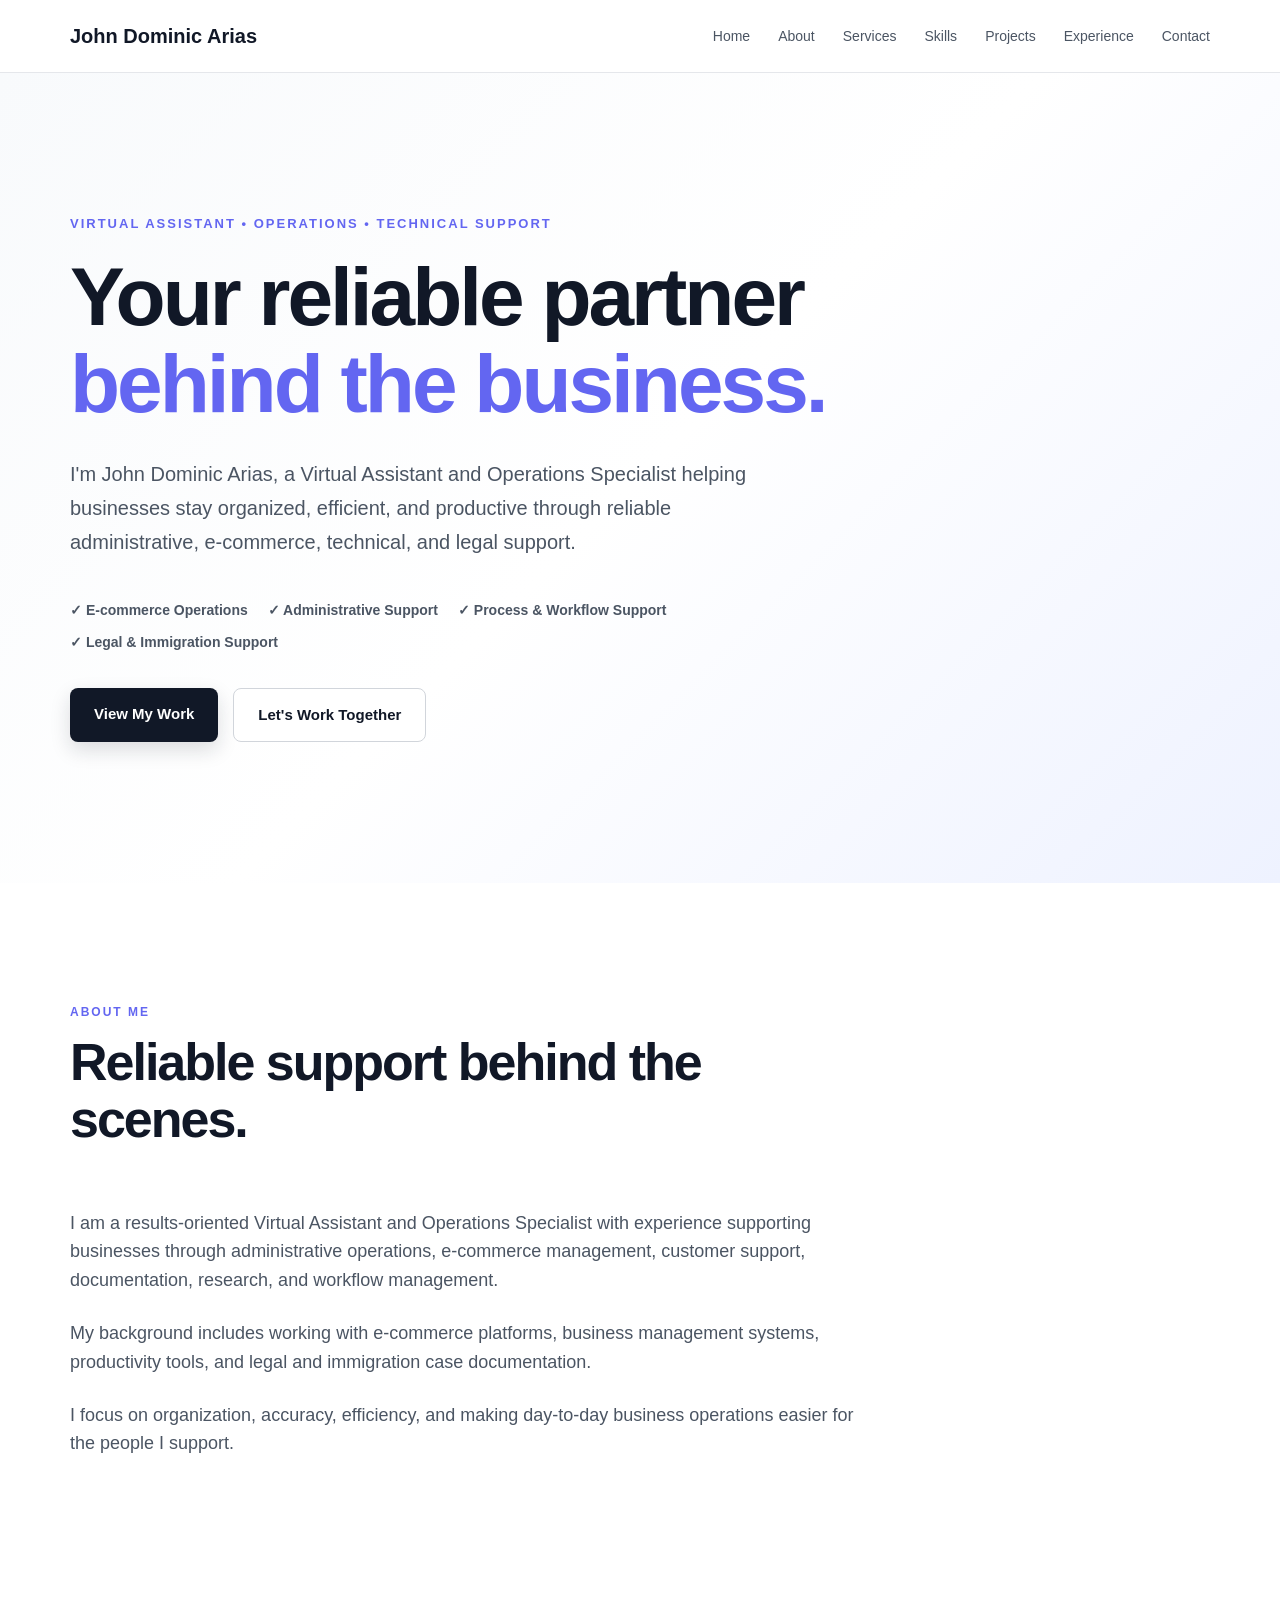
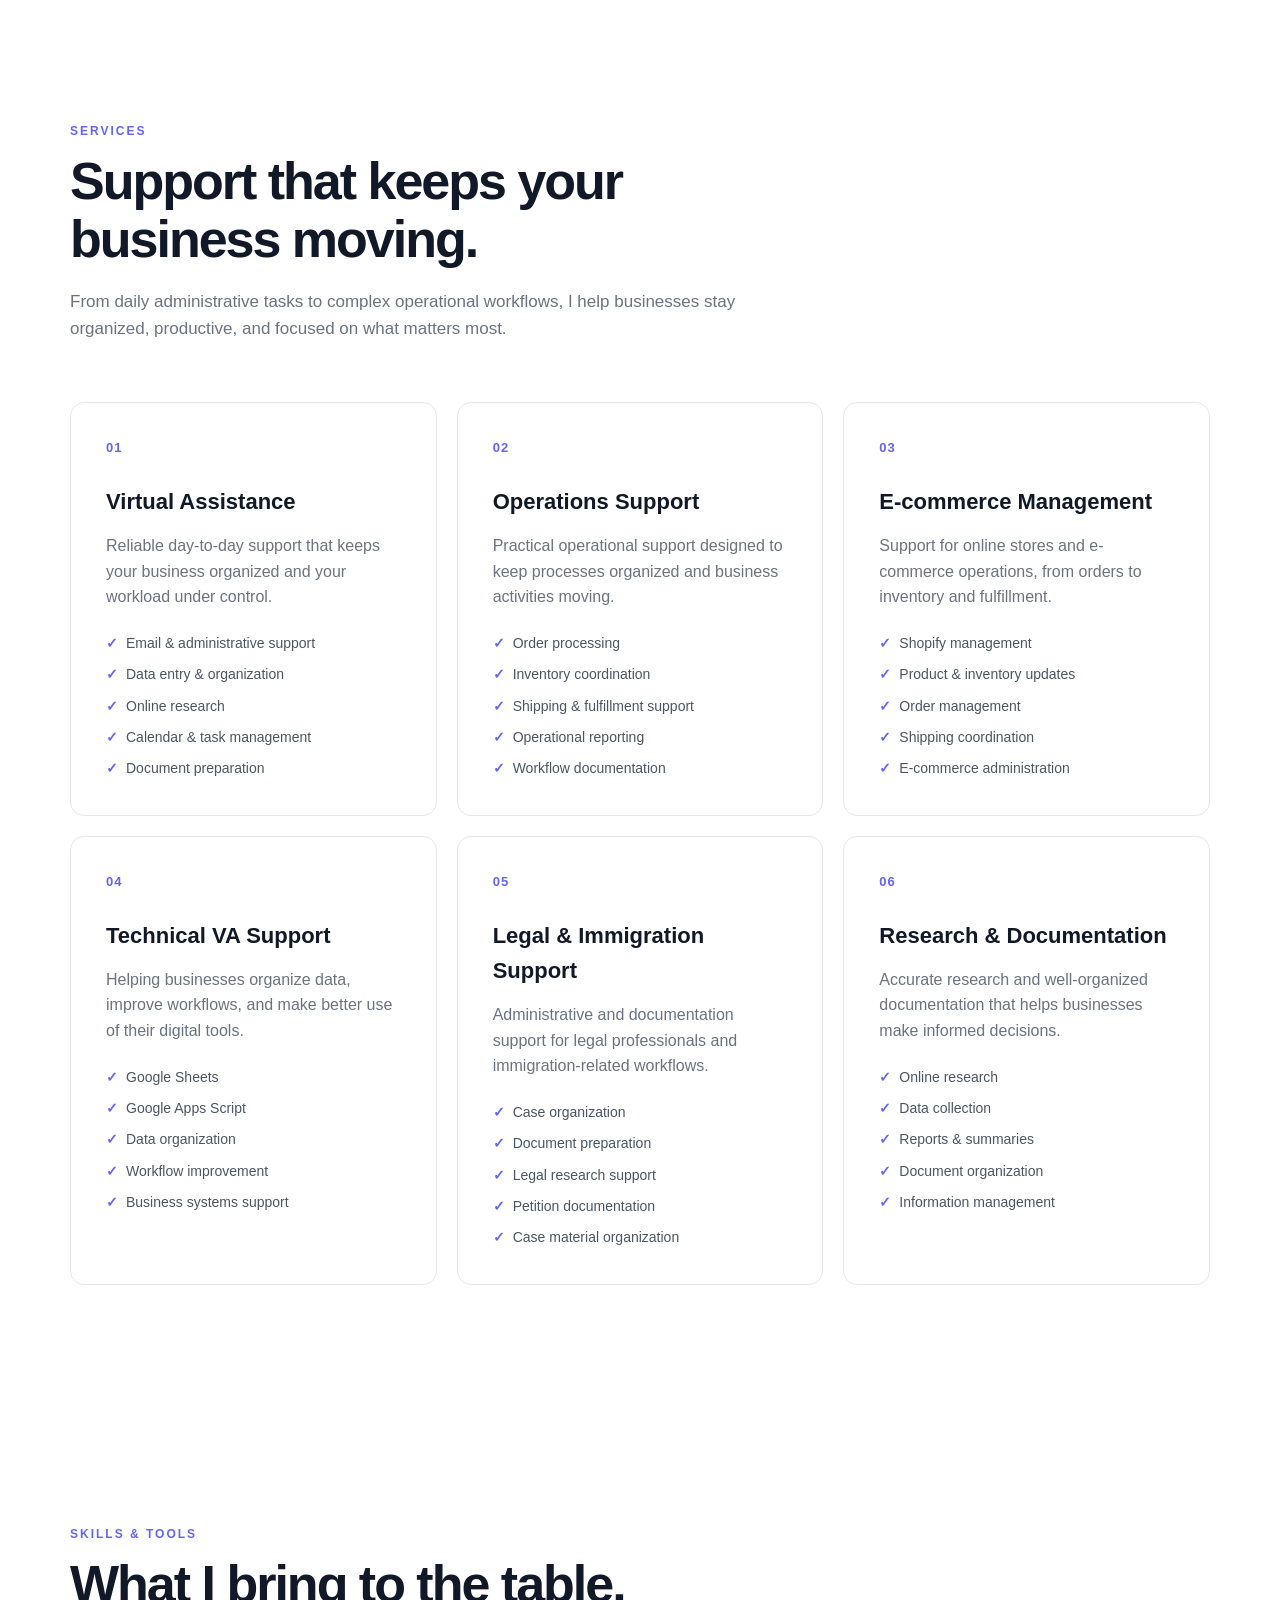
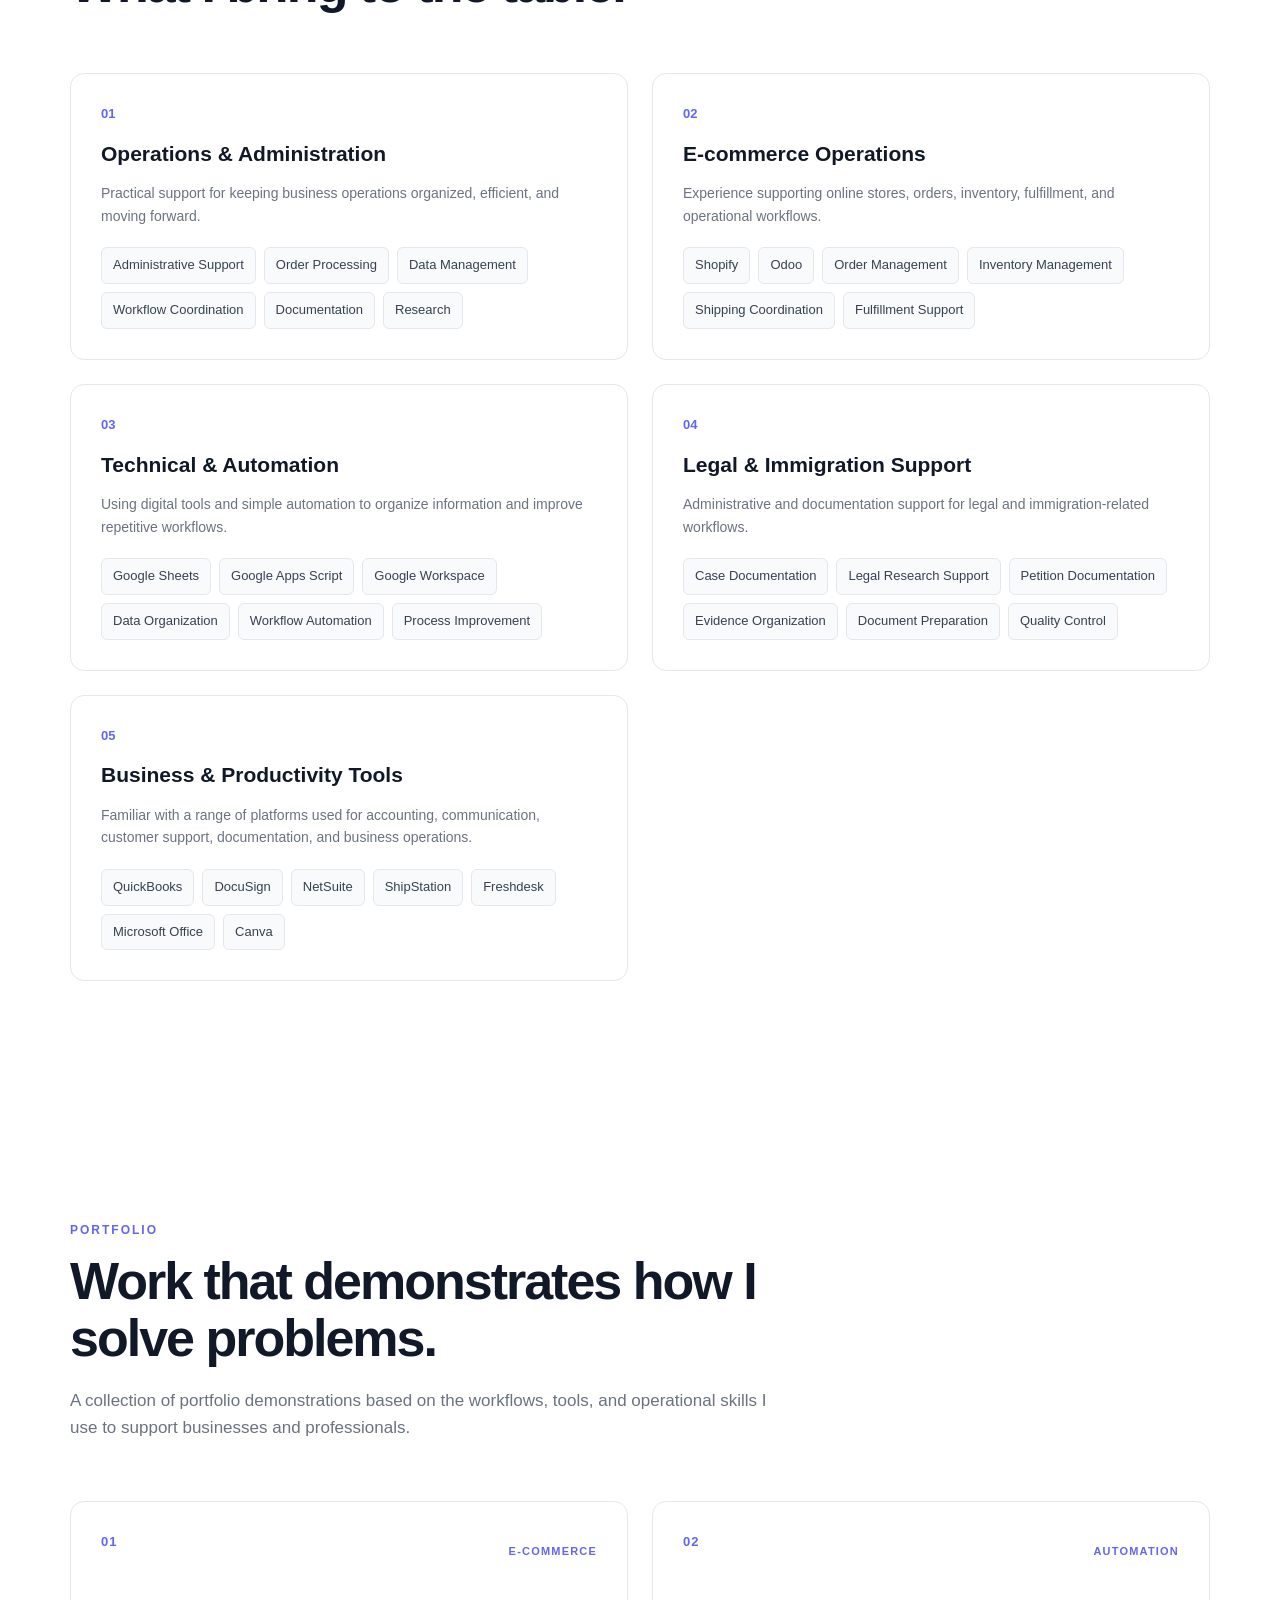
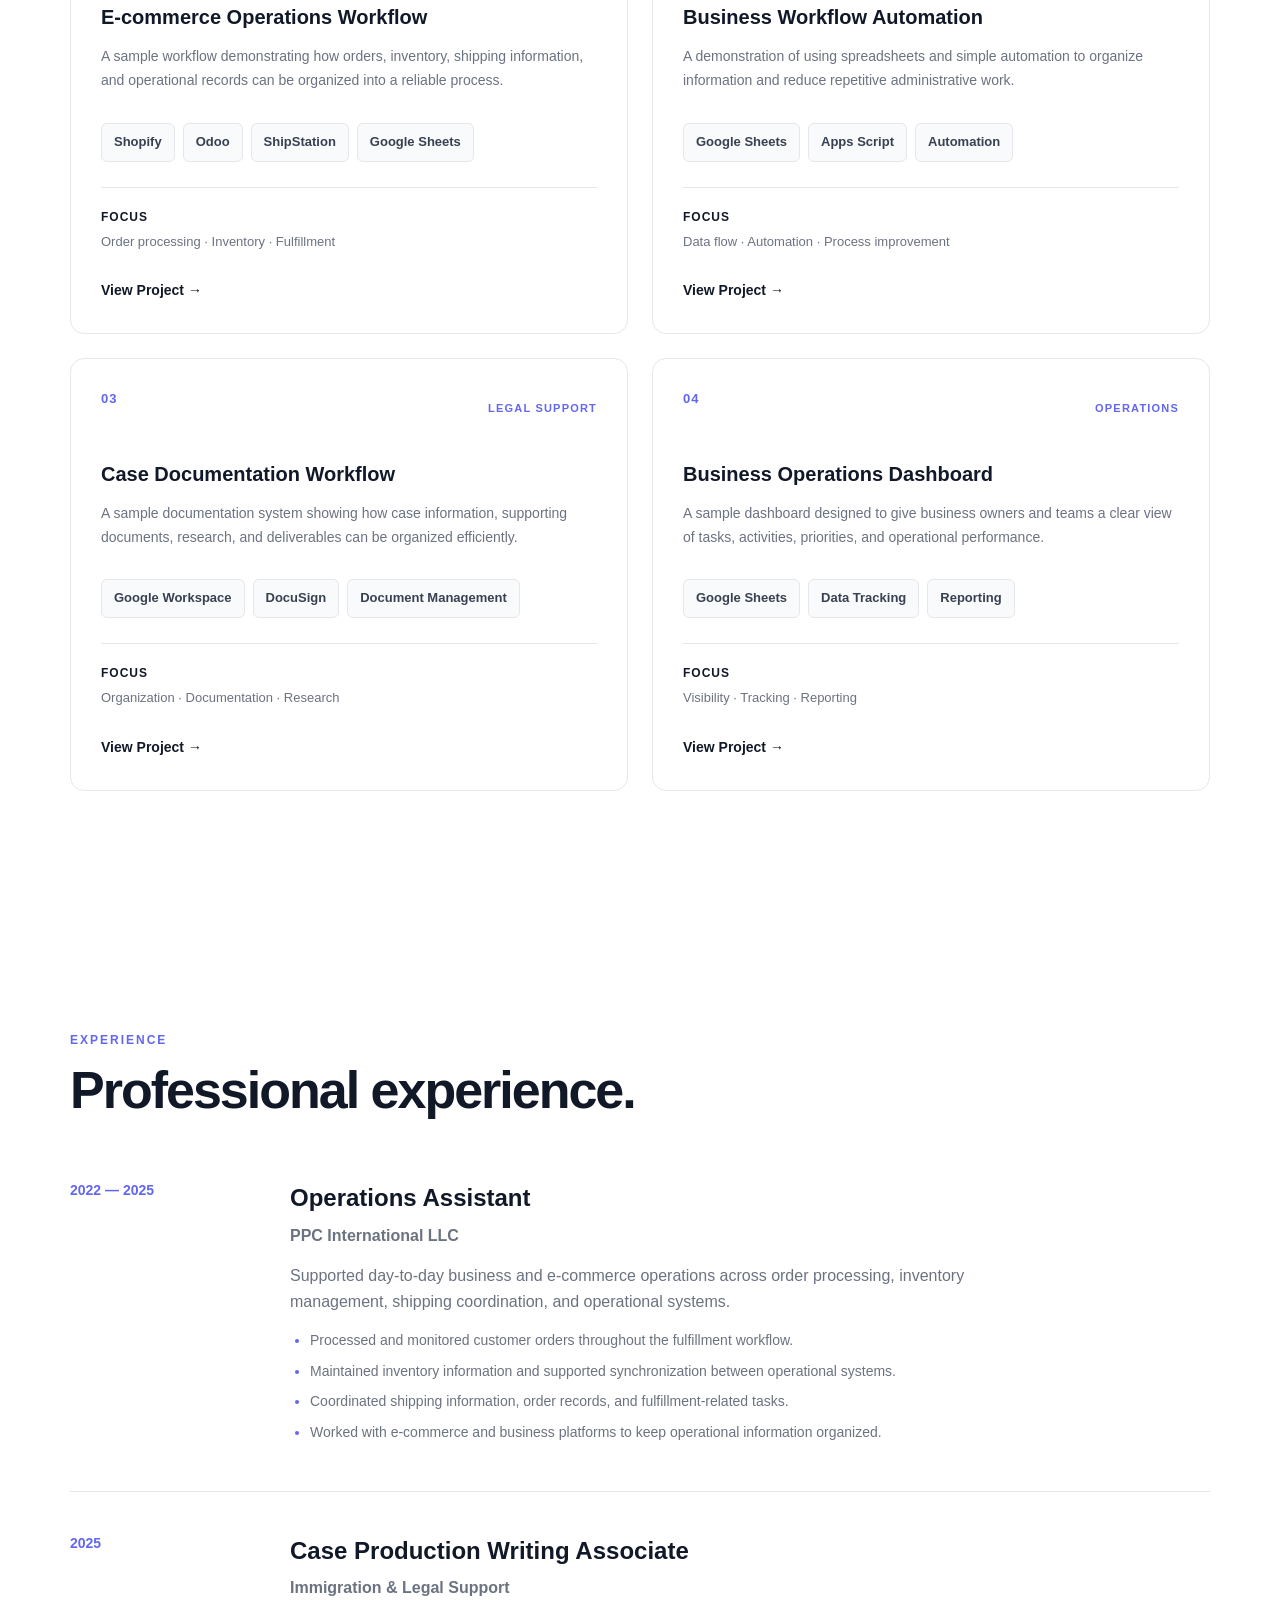
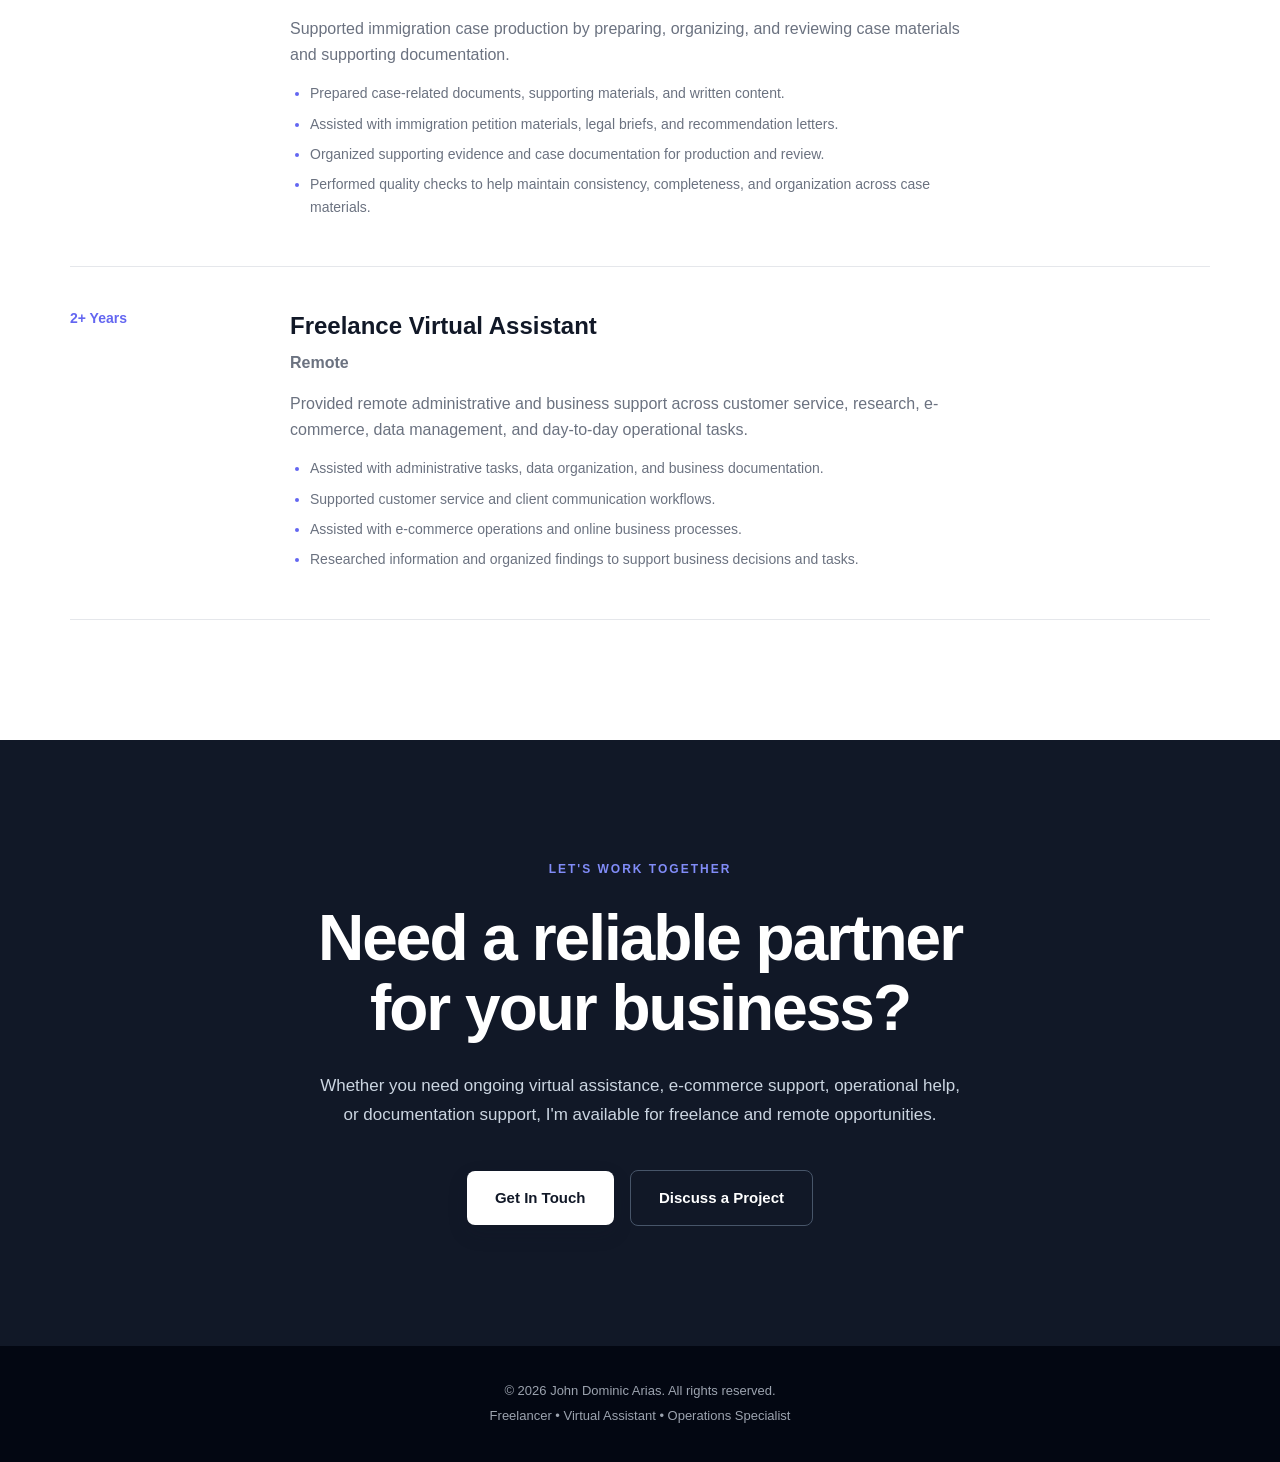
<file: index.html>
<!DOCTYPE html>
<html lang="en">
<head>
    <meta charset="UTF-8">
    <meta name="viewport" content="width=device-width, initial-scale=1.0">

    <title>John Dominic Arias | Freelancer Portfolio</title>

    <meta name="description"
        content="John Dominic Arias - Virtual Assistant, Operations Specialist, Technical VA, and Legal Support Freelancer.">

    <link rel="stylesheet" href="style.css">
</head>

<body>

    <!-- Navigation -->
    <header>
        <nav class="navbar">
            <div class="logo">John Dominic Arias</div>

            <ul class="nav-links">
                <li><a href="#home">Home</a></li>
                <li><a href="#about">About</a></li>
                <li><a href="#services">Services</a></li>
                <li><a href="#skills">Skills</a></li>
                <li><a href="#projects">Projects</a></li>
                <li><a href="#experience">Experience</a></li>
                <li><a href="#contact">Contact</a></li>
            </ul>
        </nav>
    </header>


    <!-- Hero Section -->
    <main>

       <!-- Hero Section -->
<section id="home" class="hero">

    <div class="hero-content">

        <p class="eyebrow">
            VIRTUAL ASSISTANT • OPERATIONS • TECHNICAL SUPPORT
        </p>

        <h1>
            Your reliable partner
            <span>behind the business.</span>
        </h1>

        <p class="hero-description">
            I'm John Dominic Arias, a Virtual Assistant and Operations
            Specialist helping businesses stay organized, efficient, and
            productive through reliable administrative, e-commerce,
            technical, and legal support.
        </p>

        <div class="hero-highlights">

            <span>✓ E-commerce Operations</span>
            <span>✓ Administrative Support</span>
            <span>✓ Process & Workflow Support</span>
            <span>✓ Legal & Immigration Support</span>

        </div>

        <div class="hero-buttons">

            <a href="#projects" class="btn primary-btn">
                View My Work
            </a>

            <a href="#contact" class="btn secondary-btn">
                Let's Work Together
            </a>

        </div>

    </div>

</section>
        </section>


        <!-- About Section -->
        <section id="about" class="section">

            <div class="section-heading">
                <p class="section-label">ABOUT ME</p>
                <h2>Reliable support behind the scenes.</h2>
            </div>

            <div class="about-content">

                <div>
                    <p>
                        I am a results-oriented Virtual Assistant and Operations
                        Specialist with experience supporting businesses through
                        administrative operations, e-commerce management,
                        customer support, documentation, research, and workflow
                        management.
                    </p>

                    <p>
                        My background includes working with e-commerce platforms,
                        business management systems, productivity tools, and
                        legal and immigration case documentation.
                    </p>

                    <p>
                        I focus on organization, accuracy, efficiency, and making
                        day-to-day business operations easier for the people I
                        support.
                    </p>
                </div>

            </div>

        </section>


       <!-- Services Section -->
<section id="services" class="section services-section">

    <div class="section-heading">

        <p class="section-label">
            SERVICES
        </p>

        <h2>
            Support that keeps your business moving.
        </h2>

        <p>
            From daily administrative tasks to complex operational
            workflows, I help businesses stay organized, productive,
            and focused on what matters most.
        </p>

    </div>


    <div class="services-grid">

        <!-- Service 1 -->
        <article class="service-card">

            <div class="service-number">
                01
            </div>

            <h3>
                Virtual Assistance
            </h3>

            <p>
                Reliable day-to-day support that keeps your business
                organized and your workload under control.
            </p>

            <ul>
                <li>Email & administrative support</li>
                <li>Data entry & organization</li>
                <li>Online research</li>
                <li>Calendar & task management</li>
                <li>Document preparation</li>
            </ul>

        </article>


        <!-- Service 2 -->
        <article class="service-card">

            <div class="service-number">
                02
            </div>

            <h3>
                Operations Support
            </h3>

            <p>
                Practical operational support designed to keep
                processes organized and business activities moving.
            </p>

            <ul>
                <li>Order processing</li>
                <li>Inventory coordination</li>
                <li>Shipping & fulfillment support</li>
                <li>Operational reporting</li>
                <li>Workflow documentation</li>
            </ul>

        </article>


        <!-- Service 3 -->
        <article class="service-card">

            <div class="service-number">
                03
            </div>

            <h3>
                E-commerce Management
            </h3>

            <p>
                Support for online stores and e-commerce operations,
                from orders to inventory and fulfillment.
            </p>

            <ul>
                <li>Shopify management</li>
                <li>Product & inventory updates</li>
                <li>Order management</li>
                <li>Shipping coordination</li>
                <li>E-commerce administration</li>
            </ul>

        </article>


        <!-- Service 4 -->
        <article class="service-card">

            <div class="service-number">
                04
            </div>

            <h3>
                Technical VA Support
            </h3>

            <p>
                Helping businesses organize data, improve workflows,
                and make better use of their digital tools.
            </p>

            <ul>
                <li>Google Sheets</li>
                <li>Google Apps Script</li>
                <li>Data organization</li>
                <li>Workflow improvement</li>
                <li>Business systems support</li>
            </ul>

        </article>


        <!-- Service 5 -->
        <article class="service-card">

            <div class="service-number">
                05
            </div>

            <h3>
                Legal & Immigration Support
            </h3>

            <p>
                Administrative and documentation support for legal
                professionals and immigration-related workflows.
            </p>

            <ul>
                <li>Case organization</li>
                <li>Document preparation</li>
                <li>Legal research support</li>
                <li>Petition documentation</li>
                <li>Case material organization</li>
            </ul>

        </article>


        <!-- Service 6 -->
        <article class="service-card">

            <div class="service-number">
                06
            </div>

            <h3>
                Research & Documentation
            </h3>

            <p>
                Accurate research and well-organized documentation
                that helps businesses make informed decisions.
            </p>

            <ul>
                <li>Online research</li>
                <li>Data collection</li>
                <li>Reports & summaries</li>
                <li>Document organization</li>
                <li>Information management</li>
            </ul>

        </article>

    </div>

</section>

       <!-- Skills Section -->
<section id="skills" class="section">

    <div class="section-heading">
        <p class="section-label">SKILLS & TOOLS</p>
        <h2>What I bring to the table.</h2>
    </div>


    <div class="skills-grid">


        <!-- OPERATIONS -->

        <div class="skill-category">

            <p class="skill-number">01</p>

            <h3>Operations & Administration</h3>

            <p>
                Practical support for keeping business operations
                organized, efficient, and moving forward.
            </p>

            <div class="skill-tags">
                <span>Administrative Support</span>
                <span>Order Processing</span>
                <span>Data Management</span>
                <span>Workflow Coordination</span>
                <span>Documentation</span>
                <span>Research</span>
            </div>

        </div>


        <!-- E-COMMERCE -->

        <div class="skill-category">

            <p class="skill-number">02</p>

            <h3>E-commerce Operations</h3>

            <p>
                Experience supporting online stores, orders,
                inventory, fulfillment, and operational workflows.
            </p>

            <div class="skill-tags">
                <span>Shopify</span>
                <span>Odoo</span>
                <span>Order Management</span>
                <span>Inventory Management</span>
                <span>Shipping Coordination</span>
                <span>Fulfillment Support</span>
            </div>

        </div>


        <!-- TECHNICAL -->

        <div class="skill-category">

            <p class="skill-number">03</p>

            <h3>Technical & Automation</h3>

            <p>
                Using digital tools and simple automation to organize
                information and improve repetitive workflows.
            </p>

            <div class="skill-tags">
                <span>Google Sheets</span>
                <span>Google Apps Script</span>
                <span>Google Workspace</span>
                <span>Data Organization</span>
                <span>Workflow Automation</span>
                <span>Process Improvement</span>
            </div>

        </div>


        <!-- LEGAL -->

        <div class="skill-category">

            <p class="skill-number">04</p>

            <h3>Legal & Immigration Support</h3>

            <p>
                Administrative and documentation support for
                legal and immigration-related workflows.
            </p>

            <div class="skill-tags">
                <span>Case Documentation</span>
                <span>Legal Research Support</span>
                <span>Petition Documentation</span>
                <span>Evidence Organization</span>
                <span>Document Preparation</span>
                <span>Quality Control</span>
            </div>

        </div>


        <!-- BUSINESS TOOLS -->

        <div class="skill-category">

            <p class="skill-number">05</p>

            <h3>Business & Productivity Tools</h3>

            <p>
                Familiar with a range of platforms used for
                accounting, communication, customer support,
                documentation, and business operations.
            </p>

            <div class="skill-tags">
                <span>QuickBooks</span>
                <span>DocuSign</span>
                <span>NetSuite</span>
                <span>ShipStation</span>
                <span>Freshdesk</span>
                <span>Microsoft Office</span>
                <span>Canva</span>
            </div>

        </div>


    </div>

</section>
        </section>


<!-- Projects Section -->
<section id="projects" class="section projects-section">

    <div class="section-heading">

        <p class="section-label">
            PORTFOLIO
        </p>

        <h2>
            Work that demonstrates how I solve problems.
        </h2>

        <p>
            A collection of portfolio demonstrations based on the
            workflows, tools, and operational skills I use to support
            businesses and professionals.
        </p>

    </div>


    <div class="projects-grid">


        <!-- Project 1 -->
        <article class="project-card">

            <div class="project-top">

                <span class="project-number">
                    01
                </span>

                <span class="project-category">
                    E-COMMERCE
                </span>

            </div>

            <div class="project-content">

                <h3>
                    E-commerce Operations Workflow
                </h3>

                <p>
                    A sample workflow demonstrating how orders,
                    inventory, shipping information, and operational
                    records can be organized into a reliable process.
                </p>

                <div class="project-tools">

                    <span>Shopify</span>
                    <span>Odoo</span>
                    <span>ShipStation</span>
                    <span>Google Sheets</span>

                </div>

                <div class="project-result">

                    <strong>Focus</strong>

                    <span>
                        Order processing · Inventory · Fulfillment
                    </span>

                </div>

                <a href="ecommerce-operations.html" class="project-link">
    View Project →
</a>
                </a>

            </div>

        </article>


        <!-- Project 2 -->
        <article class="project-card">

            <div class="project-top">

                <span class="project-number">
                    02
                </span>

                <span class="project-category">
                    AUTOMATION
                </span>

            </div>

            <div class="project-content">

                <h3>
                    Business Workflow Automation
                </h3>

                <p>
                    A demonstration of using spreadsheets and simple
                    automation to organize information and reduce
                    repetitive administrative work.
                </p>

                <div class="project-tools">

                    <span>Google Sheets</span>
                    <span>Apps Script</span>
                    <span>Automation</span>

                </div>

                <div class="project-result">

                    <strong>Focus</strong>

                    <span>
                        Data flow · Automation · Process improvement
                    </span>

                </div>

                <a href="business-workflow-automation.html" class="project-link">
    View Project →
</a>

            </div>

        </article>


        <!-- Project 3 -->
        <article class="project-card">

            <div class="project-top">

                <span class="project-number">
                    03
                </span>

                <span class="project-category">
                    LEGAL SUPPORT
                </span>

            </div>

            <div class="project-content">

                <h3>
                    Case Documentation Workflow
                </h3>

                <p>
                    A sample documentation system showing how case
                    information, supporting documents, research, and
                    deliverables can be organized efficiently.
                </p>

                <div class="project-tools">

                    <span>Google Workspace</span>
                    <span>DocuSign</span>
                    <span>Document Management</span>

                </div>

                <div class="project-result">

                    <strong>Focus</strong>

                    <span>
                        Organization · Documentation · Research
                    </span>

                </div>

                <a href="case-documentation-workflow.html" class="project-link">
    View Project →
</a>

            </div>

        </article>


        <!-- Project 4 -->
        <article class="project-card">

            <div class="project-top">

                <span class="project-number">
                    04
                </span>

                <span class="project-category">
                    OPERATIONS
                </span>

            </div>

            <div class="project-content">

                <h3>
                    Business Operations Dashboard
                </h3>

                <p>
                    A sample dashboard designed to give business
                    owners and teams a clear view of tasks, activities,
                    priorities, and operational performance.
                </p>

                <div class="project-tools">

                    <span>Google Sheets</span>
                    <span>Data Tracking</span>
                    <span>Reporting</span>

                </div>

                <div class="project-result">

                    <strong>Focus</strong>

                    <span>
                        Visibility · Tracking · Reporting
                    </span>

                </div>

                <a href="business-operations-dashboard.html" class="project-link">
    View Project →
</a>

            </div>

        </article>


    </div>

</section>


        <!-- Experience Section -->
        <section id="experience" class="section">

    <div class="section-heading">
        <p class="section-label">EXPERIENCE</p>
        <h2>Professional experience.</h2>
    </div>


    <div class="experience-list">


        <!-- PPC INTERNATIONAL -->

        <div class="experience-item">

            <div class="experience-date">
                2022 — 2025
            </div>

            <div>

                <h3>
                    Operations Assistant
                </h3>

                <p class="company">
                    PPC International LLC
                </p>

                <p>
                    Supported day-to-day business and e-commerce
                    operations across order processing, inventory
                    management, shipping coordination, and operational
                    systems.
                </p>

                <ul class="experience-highlights">

                    <li>
                        Processed and monitored customer orders
                        throughout the fulfillment workflow.
                    </li>

                    <li>
                        Maintained inventory information and supported
                        synchronization between operational systems.
                    </li>

                    <li>
                        Coordinated shipping information, order records,
                        and fulfillment-related tasks.
                    </li>

                    <li>
                        Worked with e-commerce and business platforms
                        to keep operational information organized.
                    </li>

                </ul>

            </div>

        </div>



        <!-- BOUNDLESS / LEGAL SUPPORT -->

        <div class="experience-item">

            <div class="experience-date">
                2025
            </div>

            <div>

                <h3>
                    Case Production Writing Associate
                </h3>

                <p class="company">
                    Immigration & Legal Support
                </p>

                <p>
                    Supported immigration case production by preparing,
                    organizing, and reviewing case materials and
                    supporting documentation.
                </p>

                <ul class="experience-highlights">

                    <li>
                        Prepared case-related documents, supporting
                        materials, and written content.
                    </li>

                    <li>
                        Assisted with immigration petition materials,
                        legal briefs, and recommendation letters.
                    </li>

                    <li>
                        Organized supporting evidence and case
                        documentation for production and review.
                    </li>

                    <li>
                        Performed quality checks to help maintain
                        consistency, completeness, and organization
                        across case materials.
                    </li>

                </ul>

            </div>

        </div>



        <!-- FREELANCE VA -->

        <div class="experience-item">

            <div class="experience-date">
                2+ Years
            </div>

            <div>

                <h3>
                    Freelance Virtual Assistant
                </h3>

                <p class="company">
                    Remote
                </p>

                <p>
                    Provided remote administrative and business support
                    across customer service, research, e-commerce,
                    data management, and day-to-day operational tasks.
                </p>

                <ul class="experience-highlights">

                    <li>
                        Assisted with administrative tasks, data
                        organization, and business documentation.
                    </li>

                    <li>
                        Supported customer service and client
                        communication workflows.
                    </li>

                    <li>
                        Assisted with e-commerce operations and
                        online business processes.
                    </li>

                    <li>
                        Researched information and organized findings
                        to support business decisions and tasks.
                    </li>

                </ul>

            </div>

        </div>


    </div>

</section>


        <!-- Contact Section -->
<section id="contact" class="contact-section">

    <p class="section-label">LET'S WORK TOGETHER</p>

    <h2>
        Need a reliable partner<br>
        for your business?
    </h2>

    <p>
        Whether you need ongoing virtual assistance, e-commerce support,
        operational help, or documentation support, I'm available for
        freelance and remote opportunities.
    </p>

    <a href="mailto:itsjohnarias@gmail.com" class="btn primary-btn">
        Get In Touch
    </a>

    <a href="mailto:itsjohnarias@gmail.com?subject=Freelance%20Project%20Inquiry"
       class="btn secondary-btn">
        Discuss a Project
    </a>

</section>


    <!-- Footer -->
    <footer>

        <p>
            © 2026 John Dominic Arias. All rights reserved.
        </p>

        <p>
            Freelancer • Virtual Assistant • Operations Specialist
        </p>

    </footer>


    <script src="script.js"></script>

</body>
</html>
</file>
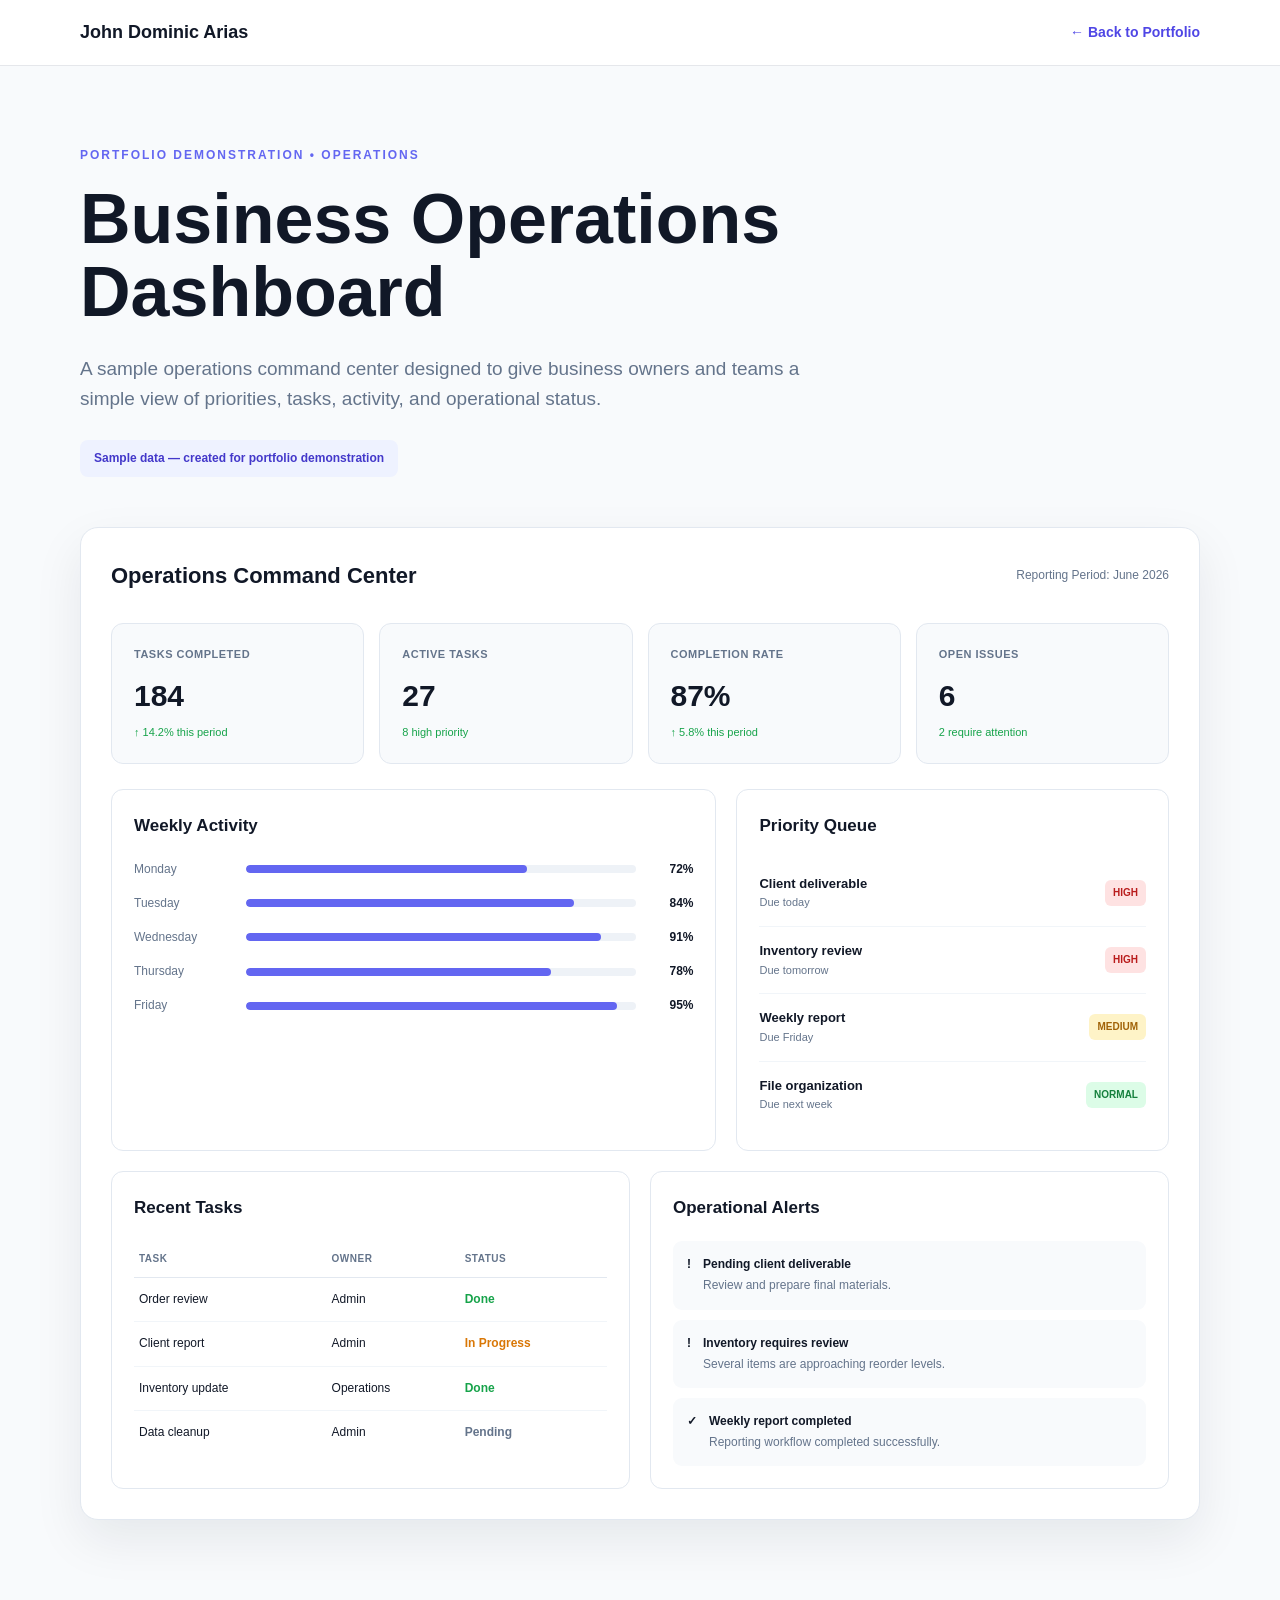
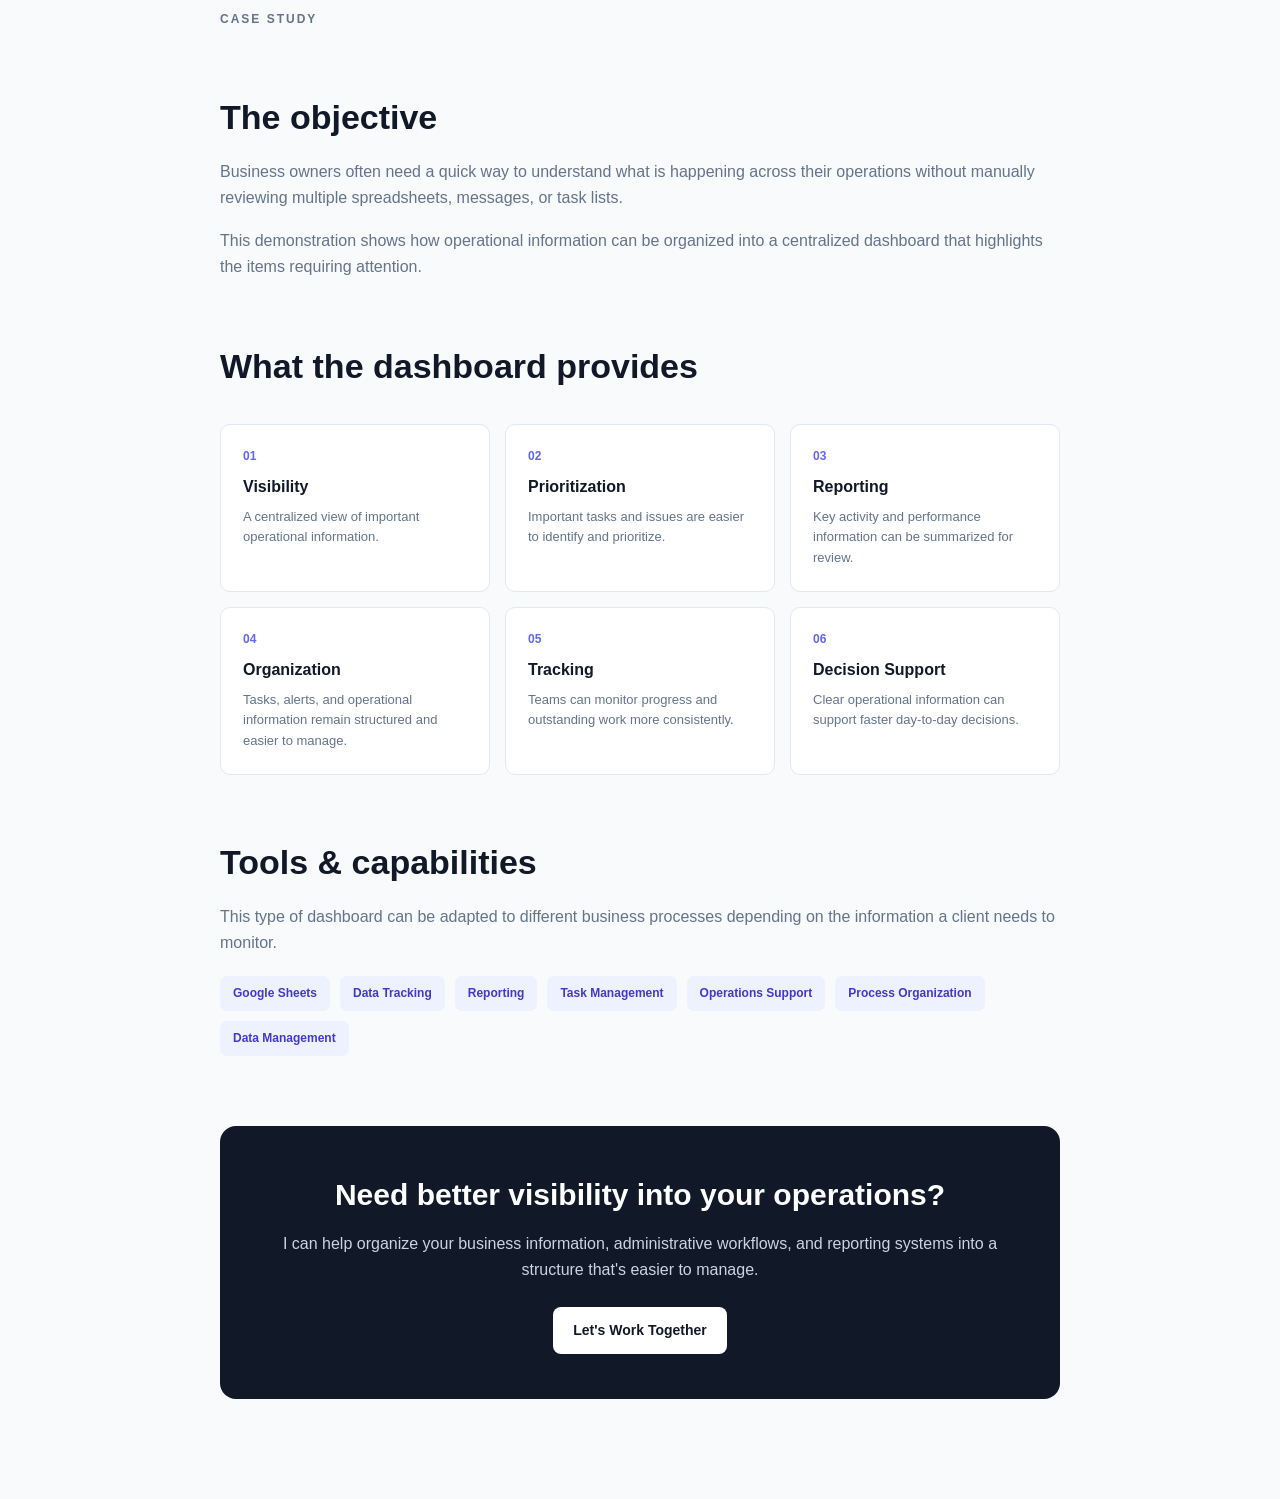
<file: business-operations-dashboard.html>
<!DOCTYPE html>
<html lang="en">

<head>

    <meta charset="UTF-8">

    <meta
        name="viewport"
        content="width=device-width, initial-scale=1.0"
    >

    <title>
        Business Operations Dashboard | John Dominic Arias
    </title>

    <meta
        name="description"
        content="Business operations dashboard portfolio demonstration by John Dominic Arias."
    >

    <style>

        * {
            box-sizing: border-box;
            margin: 0;
            padding: 0;
        }

        body {
            font-family:
                -apple-system,
                BlinkMacSystemFont,
                "Segoe UI",
                sans-serif;

            background: #f8fafc;

            color: #111827;

            line-height: 1.6;
        }


        /* NAVIGATION */

        header {
            background: #ffffff;

            border-bottom: 1px solid #e5e7eb;

            position: sticky;

            top: 0;

            z-index: 100;
        }

        nav {
            max-width: 1180px;

            margin: auto;

            padding: 18px 30px;

            display: flex;

            align-items: center;

            justify-content: space-between;
        }

        .logo {
            font-size: 18px;

            font-weight: 700;
        }

        .back-link {
            color: #4f46e5;

            text-decoration: none;

            font-size: 14px;

            font-weight: 600;
        }


        /* HERO */

        .hero {
            max-width: 1180px;

            margin: auto;

            padding: 80px 30px 50px;
        }

        .label {
            color: #6366f1;

            font-size: 12px;

            font-weight: 700;

            letter-spacing: 2px;

            margin-bottom: 18px;
        }

        h1 {
            font-size: clamp(42px, 6vw, 70px);

            line-height: 1.05;

            max-width: 900px;

            margin-bottom: 24px;
        }

        .hero-description {
            max-width: 760px;

            color: #64748b;

            font-size: 19px;
        }

        .demo-notice {
            display: inline-block;

            margin-top: 25px;

            padding: 9px 14px;

            background: #eef2ff;

            color: #4338ca;

            border-radius: 8px;

            font-size: 12px;

            font-weight: 600;
        }


        /* DASHBOARD */

        .dashboard-wrapper {
            max-width: 1180px;

            margin: auto;

            padding: 0 30px 90px;
        }

        .dashboard {
            background: #ffffff;

            border: 1px solid #e2e8f0;

            border-radius: 18px;

            padding: 30px;

            box-shadow:
                0 20px 50px rgba(15, 23, 42, 0.08);
        }

        .dashboard-header {
            display: flex;

            align-items: center;

            justify-content: space-between;

            margin-bottom: 30px;
        }

        .dashboard-header h2 {
            font-size: 22px;
        }

        .dashboard-date {
            color: #64748b;

            font-size: 12px;
        }


        /* KPI */

        .kpis {
            display: grid;

            grid-template-columns:
                repeat(4, 1fr);

            gap: 15px;

            margin-bottom: 25px;
        }

        .kpi {
            padding: 22px;

            background: #f8fafc;

            border: 1px solid #e2e8f0;

            border-radius: 12px;
        }

        .kpi-label {
            color: #64748b;

            font-size: 11px;

            font-weight: 600;

            letter-spacing: .5px;

            margin-bottom: 8px;
        }

        .kpi-value {
            font-size: 30px;

            font-weight: 700;
        }

        .kpi-change {
            color: #16a34a;

            font-size: 11px;

            margin-top: 4px;
        }


        /* MAIN GRID */

        .main-grid {
            display: grid;

            grid-template-columns:
                1.4fr 1fr;

            gap: 20px;
        }

        .panel {
            background: #ffffff;

            border: 1px solid #e2e8f0;

            border-radius: 12px;

            padding: 22px;
        }

        .panel h3 {
            font-size: 17px;

            margin-bottom: 20px;
        }


        /* ACTIVITY */

        .activity {
            display: flex;

            flex-direction: column;

            gap: 15px;
        }

        .activity-row {
            display: grid;

            grid-template-columns:
                100px 1fr 45px;

            align-items: center;

            gap: 12px;

            font-size: 12px;
        }

        .activity-label {
            color: #64748b;
        }

        .progress {
            height: 8px;

            background: #eef2f7;

            border-radius: 10px;

            overflow: hidden;
        }

        .progress-bar {
            height: 100%;

            background: #6366f1;

            border-radius: 10px;
        }

        .activity-value {
            text-align: right;

            font-weight: 600;
        }


        /* PRIORITIES */

        .priority {
            display: flex;

            justify-content: space-between;

            align-items: center;

            gap: 15px;

            padding: 14px 0;

            border-bottom: 1px solid #f1f5f9;

            font-size: 13px;
        }

        .priority:last-child {
            border-bottom: none;
        }

        .priority-title {
            font-weight: 600;
        }

        .priority-meta {
            color: #64748b;

            font-size: 11px;
        }

        .badge {
            padding: 5px 8px;

            border-radius: 6px;

            font-size: 10px;

            font-weight: 700;

            white-space: nowrap;
        }

        .high {
            background: #fee2e2;

            color: #b91c1c;
        }

        .medium {
            background: #fef3c7;

            color: #a16207;
        }

        .normal {
            background: #dcfce7;

            color: #15803d;
        }


        /* LOWER GRID */

        .lower-grid {
            display: grid;

            grid-template-columns:
                1fr 1fr;

            gap: 20px;

            margin-top: 20px;
        }


        /* TASK TABLE */

        .task-table {
            width: 100%;

            border-collapse: collapse;

            font-size: 12px;
        }

        .task-table th {
            padding: 10px 5px;

            text-align: left;

            color: #64748b;

            font-size: 10px;

            letter-spacing: .5px;

            border-bottom: 1px solid #e2e8f0;
        }

        .task-table td {
            padding: 12px 5px;

            border-bottom: 1px solid #f1f5f9;
        }

        .task-table tr:last-child td {
            border-bottom: none;
        }


        /* STATUS */

        .status {
            font-weight: 600;
        }

        .status-done {
            color: #16a34a;
        }

        .status-progress {
            color: #d97706;
        }

        .status-pending {
            color: #64748b;
        }


        /* ALERTS */

        .alert {
            display: flex;

            gap: 12px;

            padding: 14px;

            border-radius: 9px;

            margin-bottom: 10px;

            background: #f8fafc;

            font-size: 12px;
        }

        .alert:last-child {
            margin-bottom: 0;
        }

        .alert-icon {
            font-weight: 700;
        }

        .alert-title {
            font-weight: 600;

            margin-bottom: 2px;
        }

        .alert-text {
            color: #64748b;
        }


        /* CASE STUDY */

        .case-study {
            max-width: 900px;

            margin: auto;

            padding: 0 30px 100px;
        }

        .case-study h2 {
            font-size: 34px;

            margin-top: 60px;

            margin-bottom: 15px;
        }

        .case-study p {
            color: #64748b;

            margin-bottom: 18px;
        }


        /* CAPABILITIES */

        .capabilities {
            display: grid;

            grid-template-columns:
                repeat(3, 1fr);

            gap: 15px;

            margin-top: 30px;
        }

        .capability {
            padding: 22px;

            background: #ffffff;

            border: 1px solid #e2e8f0;

            border-radius: 10px;
        }

        .capability-number {
            color: #6366f1;

            font-weight: 700;

            font-size: 12px;

            margin-bottom: 8px;
        }

        .capability h3 {
            font-size: 16px;

            margin-bottom: 7px;
        }

        .capability p {
            font-size: 13px;

            margin: 0;
        }


        /* TOOLS */

        .tools {
            display: flex;

            flex-wrap: wrap;

            gap: 10px;

            margin-top: 20px;
        }

        .tool {
            padding: 8px 13px;

            background: #eef2ff;

            color: #4338ca;

            border-radius: 7px;

            font-size: 12px;

            font-weight: 600;
        }


        /* CTA */

        .cta {
            margin-top: 70px;

            padding: 45px;

            background: #111827;

            color: #ffffff;

            border-radius: 16px;

            text-align: center;
        }

        .cta h2 {
            margin-top: 0;

            font-size: 30px;

            margin-bottom: 12px;
        }

        .cta p {
            color: #cbd5e1;

            margin-bottom: 25px;
        }

        .cta a {
            display: inline-block;

            padding: 12px 20px;

            background: #ffffff;

            color: #111827;

            border-radius: 8px;

            text-decoration: none;

            font-weight: 700;

            font-size: 14px;
        }


        /* RESPONSIVE */

        @media (max-width: 850px) {

            .kpis {
                grid-template-columns:
                    repeat(2, 1fr);
            }

            .main-grid,
            .lower-grid {
                grid-template-columns: 1fr;
            }

            .capabilities {
                grid-template-columns:
                    repeat(2, 1fr);
            }

        }


        @media (max-width: 600px) {

            nav {
                padding: 16px 20px;
            }

            .hero {
                padding: 60px 20px 40px;
            }

            .dashboard-wrapper,
            .case-study {
                padding-left: 20px;

                padding-right: 20px;
            }

            .dashboard {
                padding: 20px;
            }

            .kpis {
                grid-template-columns: 1fr;
            }

            .capabilities {
                grid-template-columns: 1fr;
            }

            .dashboard-header {
                align-items: flex-start;

                flex-direction: column;

                gap: 5px;
            }

        }

    </style>

</head>


<body>


    <!-- Navigation -->

    <header>

        <nav>

            <div class="logo">
                John Dominic Arias
            </div>

            <a
                href="index.html#projects"
                class="back-link"
            >
                ← Back to Portfolio
            </a>

        </nav>

    </header>



    <!-- Hero -->

    <section class="hero">

        <p class="label">
            PORTFOLIO DEMONSTRATION • OPERATIONS
        </p>

        <h1>
            Business Operations Dashboard
        </h1>

        <p class="hero-description">

            A sample operations command center designed to
            give business owners and teams a simple view of
            priorities, tasks, activity, and operational status.

        </p>

        <div class="demo-notice">

            Sample data — created for portfolio demonstration

        </div>

    </section>



    <!-- Dashboard -->

    <section class="dashboard-wrapper">

        <div class="dashboard">


            <div class="dashboard-header">

                <h2>
                    Operations Command Center
                </h2>

                <span class="dashboard-date">
                    Reporting Period: June 2026
                </span>

            </div>



            <!-- KPIs -->

            <div class="kpis">


                <div class="kpi">

                    <div class="kpi-label">
                        TASKS COMPLETED
                    </div>

                    <div class="kpi-value">
                        184
                    </div>

                    <div class="kpi-change">
                        ↑ 14.2% this period
                    </div>

                </div>


                <div class="kpi">

                    <div class="kpi-label">
                        ACTIVE TASKS
                    </div>

                    <div class="kpi-value">
                        27
                    </div>

                    <div class="kpi-change">
                        8 high priority
                    </div>

                </div>


                <div class="kpi">

                    <div class="kpi-label">
                        COMPLETION RATE
                    </div>

                    <div class="kpi-value">
                        87%
                    </div>

                    <div class="kpi-change">
                        ↑ 5.8% this period
                    </div>

                </div>


                <div class="kpi">

                    <div class="kpi-label">
                        OPEN ISSUES
                    </div>

                    <div class="kpi-value">
                        6
                    </div>

                    <div class="kpi-change">
                        2 require attention
                    </div>

                </div>


            </div>



            <!-- Main Panels -->

            <div class="main-grid">


                <!-- Activity -->

                <div class="panel">

                    <h3>
                        Weekly Activity
                    </h3>


                    <div class="activity">


                        <div class="activity-row">

                            <span class="activity-label">
                                Monday
                            </span>

                            <div class="progress">

                                <div
                                    class="progress-bar"
                                    style="width: 72%;"
                                ></div>

                            </div>

                            <span class="activity-value">
                                72%
                            </span>

                        </div>


                        <div class="activity-row">

                            <span class="activity-label">
                                Tuesday
                            </span>

                            <div class="progress">

                                <div
                                    class="progress-bar"
                                    style="width: 84%;"
                                ></div>

                            </div>

                            <span class="activity-value">
                                84%
                            </span>

                        </div>


                        <div class="activity-row">

                            <span class="activity-label">
                                Wednesday
                            </span>

                            <div class="progress">

                                <div
                                    class="progress-bar"
                                    style="width: 91%;"
                                ></div>

                            </div>

                            <span class="activity-value">
                                91%
                            </span>

                        </div>


                        <div class="activity-row">

                            <span class="activity-label">
                                Thursday
                            </span>

                            <div class="progress">

                                <div
                                    class="progress-bar"
                                    style="width: 78%;"
                                ></div>

                            </div>

                            <span class="activity-value">
                                78%
                            </span>

                        </div>


                        <div class="activity-row">

                            <span class="activity-label">
                                Friday
                            </span>

                            <div class="progress">

                                <div
                                    class="progress-bar"
                                    style="width: 95%;"
                                ></div>

                            </div>

                            <span class="activity-value">
                                95%
                            </span>

                        </div>


                    </div>

                </div>



                <!-- Priorities -->

                <div class="panel">

                    <h3>
                        Priority Queue
                    </h3>


                    <div class="priority">

                        <div>

                            <div class="priority-title">
                                Client deliverable
                            </div>

                            <div class="priority-meta">
                                Due today
                            </div>

                        </div>

                        <span class="badge high">
                            HIGH
                        </span>

                    </div>


                    <div class="priority">

                        <div>

                            <div class="priority-title">
                                Inventory review
                            </div>

                            <div class="priority-meta">
                                Due tomorrow
                            </div>

                        </div>

                        <span class="badge high">
                            HIGH
                        </span>

                    </div>


                    <div class="priority">

                        <div>

                            <div class="priority-title">
                                Weekly report
                            </div>

                            <div class="priority-meta">
                                Due Friday
                            </div>

                        </div>

                        <span class="badge medium">
                            MEDIUM
                        </span>

                    </div>


                    <div class="priority">

                        <div>

                            <div class="priority-title">
                                File organization
                            </div>

                            <div class="priority-meta">
                                Due next week
                            </div>

                        </div>

                        <span class="badge normal">
                            NORMAL
                        </span>

                    </div>

                </div>


            </div>



            <!-- Lower Panels -->

            <div class="lower-grid">


                <!-- Tasks -->

                <div class="panel">

                    <h3>
                        Recent Tasks
                    </h3>


                    <table class="task-table">

                        <thead>

                            <tr>

                                <th>
                                    TASK
                                </th>

                                <th>
                                    OWNER
                                </th>

                                <th>
                                    STATUS
                                </th>

                            </tr>

                        </thead>


                        <tbody>

                            <tr>

                                <td>
                                    Order review
                                </td>

                                <td>
                                    Admin
                                </td>

                                <td class="status status-done">
                                    Done
                                </td>

                            </tr>


                            <tr>

                                <td>
                                    Client report
                                </td>

                                <td>
                                    Admin
                                </td>

                                <td class="status status-progress">
                                    In Progress
                                </td>

                            </tr>


                            <tr>

                                <td>
                                    Inventory update
                                </td>

                                <td>
                                    Operations
                                </td>

                                <td class="status status-done">
                                    Done
                                </td>

                            </tr>


                            <tr>

                                <td>
                                    Data cleanup
                                </td>

                                <td>
                                    Admin
                                </td>

                                <td class="status status-pending">
                                    Pending
                                </td>

                            </tr>

                        </tbody>

                    </table>

                </div>



                <!-- Alerts -->

                <div class="panel">

                    <h3>
                        Operational Alerts
                    </h3>


                    <div class="alert">

                        <span class="alert-icon">
                            !
                        </span>

                        <div>

                            <div class="alert-title">
                                Pending client deliverable
                            </div>

                            <div class="alert-text">
                                Review and prepare final materials.
                            </div>

                        </div>

                    </div>


                    <div class="alert">

                        <span class="alert-icon">
                            !
                        </span>

                        <div>

                            <div class="alert-title">
                                Inventory requires review
                            </div>

                            <div class="alert-text">
                                Several items are approaching reorder levels.
                            </div>

                        </div>

                    </div>


                    <div class="alert">

                        <span class="alert-icon">
                            ✓
                        </span>

                        <div>

                            <div class="alert-title">
                                Weekly report completed
                            </div>

                            <div class="alert-text">
                                Reporting workflow completed successfully.
                            </div>

                        </div>

                    </div>

                </div>


            </div>


        </div>

    </section>



    <!-- Case Study -->

    <section class="case-study">


        <p class="label">
            CASE STUDY
        </p>


        <h2>
            The objective
        </h2>

        <p>

            Business owners often need a quick way to understand
            what is happening across their operations without
            manually reviewing multiple spreadsheets, messages,
            or task lists.

        </p>


        <p>

            This demonstration shows how operational information
            can be organized into a centralized dashboard that
            highlights the items requiring attention.

        </p>



        <h2>
            What the dashboard provides
        </h2>


        <div class="capabilities">


            <div class="capability">

                <div class="capability-number">
                    01
                </div>

                <h3>
                    Visibility
                </h3>

                <p>
                    A centralized view of important operational
                    information.
                </p>

            </div>


            <div class="capability">

                <div class="capability-number">
                    02
                </div>

                <h3>
                    Prioritization
                </h3>

                <p>
                    Important tasks and issues are easier to
                    identify and prioritize.
                </p>

            </div>


            <div class="capability">

                <div class="capability-number">
                    03
                </div>

                <h3>
                    Reporting
                </h3>

                <p>
                    Key activity and performance information can
                    be summarized for review.
                </p>

            </div>


            <div class="capability">

                <div class="capability-number">
                    04
                </div>

                <h3>
                    Organization
                </h3>

                <p>
                    Tasks, alerts, and operational information
                    remain structured and easier to manage.
                </p>

            </div>


            <div class="capability">

                <div class="capability-number">
                    05
                </div>

                <h3>
                    Tracking
                </h3>

                <p>
                    Teams can monitor progress and outstanding
                    work more consistently.
                </p>

            </div>


            <div class="capability">

                <div class="capability-number">
                    06
                </div>

                <h3>
                    Decision Support
                </h3>

                <p>
                    Clear operational information can support
                    faster day-to-day decisions.
                </p>

            </div>


        </div>



        <h2>
            Tools & capabilities
        </h2>

        <p>

            This type of dashboard can be adapted to different
            business processes depending on the information
            a client needs to monitor.

        </p>


        <div class="tools">

            <span class="tool">
                Google Sheets
            </span>

            <span class="tool">
                Data Tracking
            </span>

            <span class="tool">
                Reporting
            </span>

            <span class="tool">
                Task Management
            </span>

            <span class="tool">
                Operations Support
            </span>

            <span class="tool">
                Process Organization
            </span>

            <span class="tool">
                Data Management
            </span>

        </div>



        <!-- CTA -->

        <div class="cta">

            <h2>
                Need better visibility into your operations?
            </h2>

            <p>

                I can help organize your business information,
                administrative workflows, and reporting systems
                into a structure that's easier to manage.

            </p>

            <a href="index.html#contact">
                Let's Work Together
            </a>

        </div>


    </section>


</body>

</html>
</file>
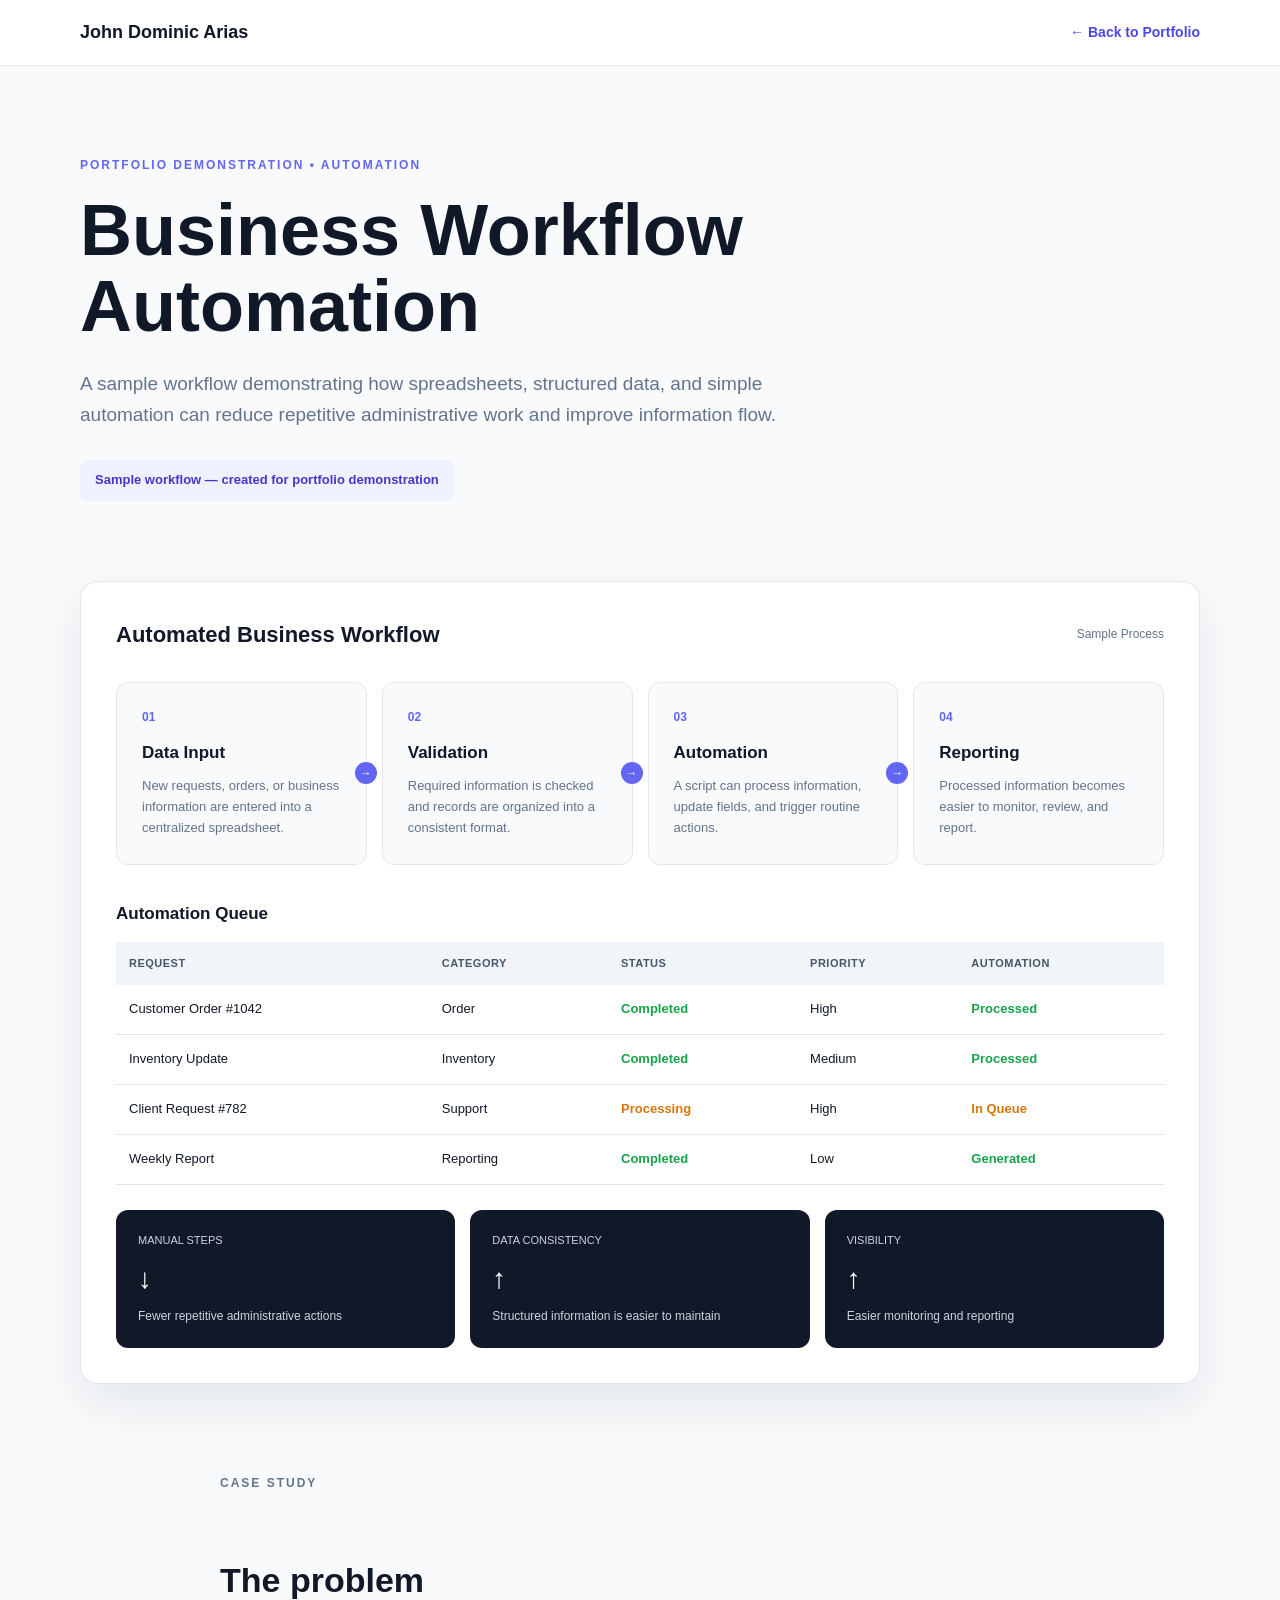
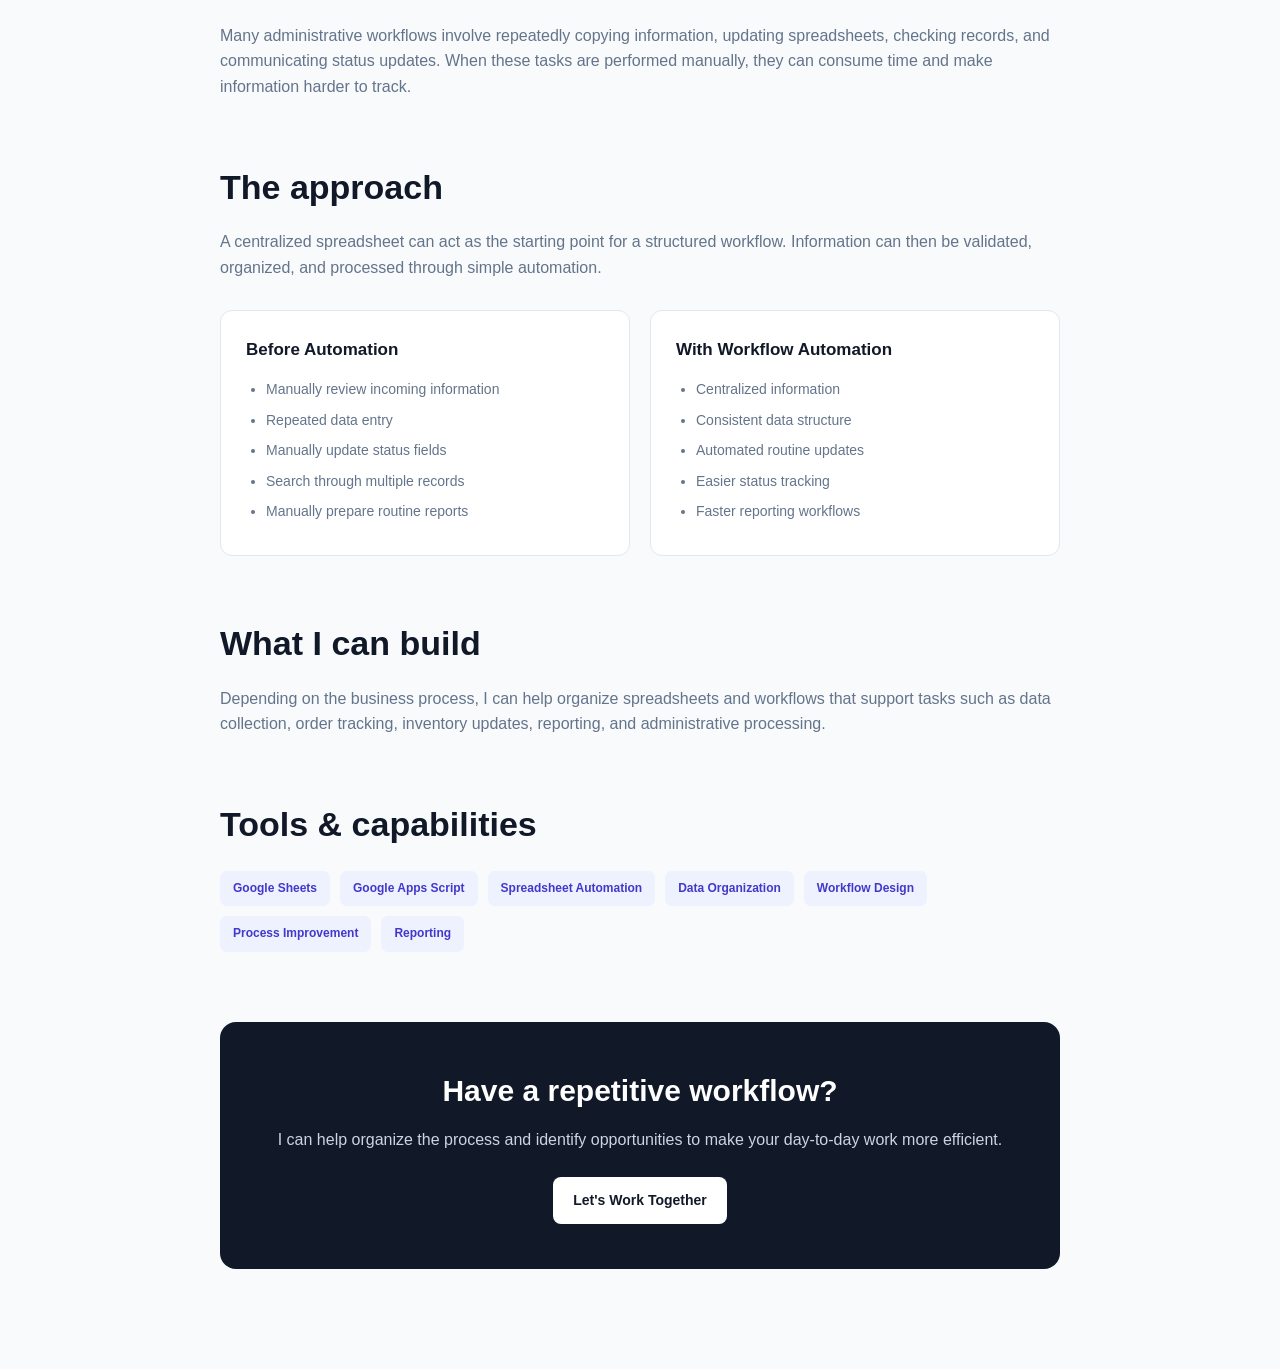
<file: business-workflow-automation.html>
<!DOCTYPE html>
<html lang="en">

<head>

    <meta charset="UTF-8">

    <meta
        name="viewport"
        content="width=device-width, initial-scale=1.0"
    >

    <title>
        Business Workflow Automation | John Dominic Arias
    </title>

    <meta
        name="description"
        content="Business workflow automation portfolio demonstration by John Dominic Arias."
    >

    <style>

        * {
            box-sizing: border-box;
            margin: 0;
            padding: 0;
        }

        body {
            font-family:
                -apple-system,
                BlinkMacSystemFont,
                "Segoe UI",
                sans-serif;

            background: #f8fafc;

            color: #111827;

            line-height: 1.6;
        }


        /* NAVIGATION */

        header {
            background: #ffffff;

            border-bottom: 1px solid #e5e7eb;

            position: sticky;

            top: 0;

            z-index: 100;
        }

        nav {
            max-width: 1180px;

            margin: auto;

            padding: 18px 30px;

            display: flex;

            justify-content: space-between;

            align-items: center;
        }

        .logo {
            font-size: 18px;

            font-weight: 700;
        }

        .back-link {
            color: #4f46e5;

            text-decoration: none;

            font-size: 14px;

            font-weight: 600;
        }


        /* HERO */

        .hero {
            max-width: 1180px;

            margin: auto;

            padding: 90px 30px 60px;
        }

        .label {
            color: #6366f1;

            font-size: 12px;

            font-weight: 700;

            letter-spacing: 2px;

            margin-bottom: 18px;
        }

        h1 {
            font-size: clamp(42px, 6vw, 72px);

            line-height: 1.05;

            max-width: 900px;

            margin-bottom: 25px;
        }

        .hero-description {
            max-width: 760px;

            color: #64748b;

            font-size: 19px;
        }

        .demo-notice {
            display: inline-block;

            margin-top: 30px;

            padding: 10px 15px;

            background: #eef2ff;

            color: #4338ca;

            border-radius: 8px;

            font-size: 13px;

            font-weight: 600;
        }


        /* AUTOMATION DEMO */

        .demo-wrapper {
            max-width: 1180px;

            margin: 20px auto 90px;

            padding: 0 30px;
        }

        .automation-demo {
            background: #ffffff;

            border: 1px solid #e2e8f0;

            border-radius: 18px;

            padding: 35px;

            box-shadow:
                0 20px 50px rgba(15, 23, 42, 0.08);
        }

        .demo-header {
            display: flex;

            justify-content: space-between;

            align-items: center;

            margin-bottom: 30px;
        }

        .demo-header h2 {
            font-size: 22px;
        }

        .demo-header span {
            color: #64748b;

            font-size: 12px;
        }


        /* WORKFLOW */

        .workflow {
            display: grid;

            grid-template-columns:
                repeat(4, 1fr);

            gap: 15px;

            position: relative;
        }

        .workflow-card {
            padding: 25px;

            border: 1px solid #e2e8f0;

            border-radius: 12px;

            background: #f8fafc;

            position: relative;
        }

        .workflow-number {
            color: #6366f1;

            font-size: 12px;

            font-weight: 700;

            margin-bottom: 12px;
        }

        .workflow-card h3 {
            font-size: 17px;

            margin-bottom: 10px;
        }

        .workflow-card p {
            color: #64748b;

            font-size: 13px;
        }

        .workflow-arrow {
            position: absolute;

            right: -11px;

            top: 50%;

            transform: translateY(-50%);

            background: #6366f1;

            color: #ffffff;

            width: 22px;

            height: 22px;

            border-radius: 50%;

            display: flex;

            align-items: center;

            justify-content: center;

            font-size: 12px;

            z-index: 2;
        }


        /* AUTOMATION TABLE */

        .table-section {
            margin-top: 35px;
        }

        .table-section h3 {
            font-size: 17px;

            margin-bottom: 15px;
        }

        .table-wrapper {
            overflow-x: auto;
        }

        table {
            width: 100%;

            border-collapse: collapse;

            font-size: 13px;
        }

        th {
            background: #f1f5f9;

            text-align: left;

            padding: 13px;

            font-size: 11px;

            color: #475569;

            letter-spacing: 0.5px;
        }

        td {
            padding: 14px 13px;

            border-bottom: 1px solid #e2e8f0;
        }

        .complete {
            color: #16a34a;

            font-weight: 600;
        }

        .processing {
            color: #d97706;

            font-weight: 600;
        }


        /* RESULTS */

        .results {
            display: grid;

            grid-template-columns:
                repeat(3, 1fr);

            gap: 15px;

            margin-top: 25px;
        }

        .result-card {
            padding: 22px;

            background: #111827;

            color: #ffffff;

            border-radius: 12px;
        }

        .result-label {
            color: #cbd5e1;

            font-size: 11px;

            margin-bottom: 8px;
        }

        .result-value {
            font-size: 28px;

            font-weight: 700;
        }

        .result-description {
            color: #cbd5e1;

            font-size: 12px;

            margin-top: 5px;
        }


        /* CASE STUDY */

        .case-study {
            max-width: 900px;

            margin: auto;

            padding: 0 30px 100px;
        }

        .case-study h2 {
            font-size: 34px;

            margin-top: 60px;

            margin-bottom: 15px;
        }

        .case-study p {
            color: #64748b;

            margin-bottom: 18px;
        }


        /* BEFORE / AFTER */

        .comparison {
            display: grid;

            grid-template-columns:
                1fr 1fr;

            gap: 20px;

            margin-top: 30px;
        }

        .comparison-card {
            padding: 25px;

            border: 1px solid #e2e8f0;

            border-radius: 12px;

            background: #ffffff;
        }

        .comparison-card h3 {
            font-size: 17px;

            margin-bottom: 15px;
        }

        .comparison-card ul {
            padding-left: 20px;

            color: #64748b;

            font-size: 14px;
        }

        .comparison-card li {
            margin-bottom: 8px;
        }


        /* TOOLS */

        .tools {
            display: flex;

            flex-wrap: wrap;

            gap: 10px;

            margin-top: 20px;
        }

        .tool {
            padding: 8px 13px;

            background: #eef2ff;

            color: #4338ca;

            border-radius: 7px;

            font-size: 12px;

            font-weight: 600;
        }


        /* CTA */

        .cta {
            margin-top: 70px;

            padding: 45px;

            background: #111827;

            color: #ffffff;

            border-radius: 16px;

            text-align: center;
        }

        .cta h2 {
            margin-top: 0;

            font-size: 30px;

            margin-bottom: 12px;
        }

        .cta p {
            color: #cbd5e1;

            margin-bottom: 25px;
        }

        .cta a {
            display: inline-block;

            padding: 12px 20px;

            background: #ffffff;

            color: #111827;

            border-radius: 8px;

            text-decoration: none;

            font-weight: 700;

            font-size: 14px;
        }


        /* RESPONSIVE */

        @media (max-width: 850px) {

            .workflow {
                grid-template-columns:
                    repeat(2, 1fr);
            }

            .workflow-arrow {
                display: none;
            }

            .results {
                grid-template-columns: 1fr;
            }

        }


        @media (max-width: 600px) {

            nav {
                padding: 16px 20px;
            }

            .hero {
                padding: 60px 20px 40px;
            }

            .demo-wrapper {
                padding: 0 20px;
            }

            .automation-demo {
                padding: 20px;
            }

            .workflow,
            .comparison {
                grid-template-columns: 1fr;
            }

            .case-study {
                padding: 0 20px 70px;
            }

        }

    </style>

</head>


<body>


    <!-- Navigation -->

    <header>

        <nav>

            <div class="logo">
                John Dominic Arias
            </div>

            <a
                href="index.html#projects"
                class="back-link"
            >
                ← Back to Portfolio
            </a>

        </nav>

    </header>



    <!-- Hero -->

    <section class="hero">

        <p class="label">
            PORTFOLIO DEMONSTRATION • AUTOMATION
        </p>

        <h1>
            Business Workflow Automation
        </h1>

        <p class="hero-description">

            A sample workflow demonstrating how spreadsheets,
            structured data, and simple automation can reduce
            repetitive administrative work and improve
            information flow.

        </p>

        <div class="demo-notice">

            Sample workflow — created for portfolio demonstration

        </div>

    </section>



    <!-- Automation Demo -->

    <section class="demo-wrapper">

        <div class="automation-demo">


            <div class="demo-header">

                <h2>
                    Automated Business Workflow
                </h2>

                <span>
                    Sample Process
                </span>

            </div>



            <!-- Workflow -->

            <div class="workflow">


                <div class="workflow-card">

                    <div class="workflow-number">
                        01
                    </div>

                    <h3>
                        Data Input
                    </h3>

                    <p>
                        New requests, orders, or business
                        information are entered into a
                        centralized spreadsheet.
                    </p>

                    <div class="workflow-arrow">
                        →
                    </div>

                </div>


                <div class="workflow-card">

                    <div class="workflow-number">
                        02
                    </div>

                    <h3>
                        Validation
                    </h3>

                    <p>
                        Required information is checked and
                        records are organized into a consistent
                        format.
                    </p>

                    <div class="workflow-arrow">
                        →
                    </div>

                </div>


                <div class="workflow-card">

                    <div class="workflow-number">
                        03
                    </div>

                    <h3>
                        Automation
                    </h3>

                    <p>
                        A script can process information,
                        update fields, and trigger routine
                        actions.
                    </p>

                    <div class="workflow-arrow">
                        →
                    </div>

                </div>


                <div class="workflow-card">

                    <div class="workflow-number">
                        04
                    </div>

                    <h3>
                        Reporting
                    </h3>

                    <p>
                        Processed information becomes easier
                        to monitor, review, and report.
                    </p>

                </div>


            </div>



            <!-- Example Table -->

            <div class="table-section">

                <h3>
                    Automation Queue
                </h3>

                <div class="table-wrapper">

                    <table>

                        <thead>

                            <tr>

                                <th>
                                    REQUEST
                                </th>

                                <th>
                                    CATEGORY
                                </th>

                                <th>
                                    STATUS
                                </th>

                                <th>
                                    PRIORITY
                                </th>

                                <th>
                                    AUTOMATION
                                </th>

                            </tr>

                        </thead>


                        <tbody>

                            <tr>

                                <td>
                                    Customer Order #1042
                                </td>

                                <td>
                                    Order
                                </td>

                                <td class="complete">
                                    Completed
                                </td>

                                <td>
                                    High
                                </td>

                                <td class="complete">
                                    Processed
                                </td>

                            </tr>


                            <tr>

                                <td>
                                    Inventory Update
                                </td>

                                <td>
                                    Inventory
                                </td>

                                <td class="complete">
                                    Completed
                                </td>

                                <td>
                                    Medium
                                </td>

                                <td class="complete">
                                    Processed
                                </td>

                            </tr>


                            <tr>

                                <td>
                                    Client Request #782
                                </td>

                                <td>
                                    Support
                                </td>

                                <td class="processing">
                                    Processing
                                </td>

                                <td>
                                    High
                                </td>

                                <td class="processing">
                                    In Queue
                                </td>

                            </tr>


                            <tr>

                                <td>
                                    Weekly Report
                                </td>

                                <td>
                                    Reporting
                                </td>

                                <td class="complete">
                                    Completed
                                </td>

                                <td>
                                    Low
                                </td>

                                <td class="complete">
                                    Generated
                                </td>

                            </tr>

                        </tbody>

                    </table>

                </div>

            </div>



            <!-- Results -->

            <div class="results">


                <div class="result-card">

                    <div class="result-label">
                        MANUAL STEPS
                    </div>

                    <div class="result-value">
                        ↓
                    </div>

                    <div class="result-description">
                        Fewer repetitive administrative actions
                    </div>

                </div>


                <div class="result-card">

                    <div class="result-label">
                        DATA CONSISTENCY
                    </div>

                    <div class="result-value">
                        ↑
                    </div>

                    <div class="result-description">
                        Structured information is easier to maintain
                    </div>

                </div>


                <div class="result-card">

                    <div class="result-label">
                        VISIBILITY
                    </div>

                    <div class="result-value">
                        ↑
                    </div>

                    <div class="result-description">
                        Easier monitoring and reporting
                    </div>

                </div>


            </div>


        </div>

    </section>



    <!-- Case Study -->

    <section class="case-study">


        <p class="label">
            CASE STUDY
        </p>


        <h2>
            The problem
        </h2>

        <p>

            Many administrative workflows involve repeatedly
            copying information, updating spreadsheets,
            checking records, and communicating status updates.

            When these tasks are performed manually, they can
            consume time and make information harder to track.

        </p>


        <h2>
            The approach
        </h2>

        <p>

            A centralized spreadsheet can act as the starting
            point for a structured workflow. Information can
            then be validated, organized, and processed through
            simple automation.

        </p>


        <!-- Before / After -->

        <div class="comparison">


            <div class="comparison-card">

                <h3>
                    Before Automation
                </h3>

                <ul>

                    <li>
                        Manually review incoming information
                    </li>

                    <li>
                        Repeated data entry
                    </li>

                    <li>
                        Manually update status fields
                    </li>

                    <li>
                        Search through multiple records
                    </li>

                    <li>
                        Manually prepare routine reports
                    </li>

                </ul>

            </div>


            <div class="comparison-card">

                <h3>
                    With Workflow Automation
                </h3>

                <ul>

                    <li>
                        Centralized information
                    </li>

                    <li>
                        Consistent data structure
                    </li>

                    <li>
                        Automated routine updates
                    </li>

                    <li>
                        Easier status tracking
                    </li>

                    <li>
                        Faster reporting workflows
                    </li>

                </ul>

            </div>


        </div>



        <h2>
            What I can build
        </h2>

        <p>

            Depending on the business process, I can help
            organize spreadsheets and workflows that support
            tasks such as data collection, order tracking,
            inventory updates, reporting, and administrative
            processing.

        </p>



        <h2>
            Tools & capabilities
        </h2>


        <div class="tools">

            <span class="tool">
                Google Sheets
            </span>

            <span class="tool">
                Google Apps Script
            </span>

            <span class="tool">
                Spreadsheet Automation
            </span>

            <span class="tool">
                Data Organization
            </span>

            <span class="tool">
                Workflow Design
            </span>

            <span class="tool">
                Process Improvement
            </span>

            <span class="tool">
                Reporting
            </span>

        </div>



        <!-- CTA -->

        <div class="cta">

            <h2>
                Have a repetitive workflow?
            </h2>

            <p>
                I can help organize the process and identify
                opportunities to make your day-to-day work more
                efficient.
            </p>

            <a href="index.html#contact">
                Let's Work Together
            </a>

        </div>


    </section>


</body>

</html>
</file>
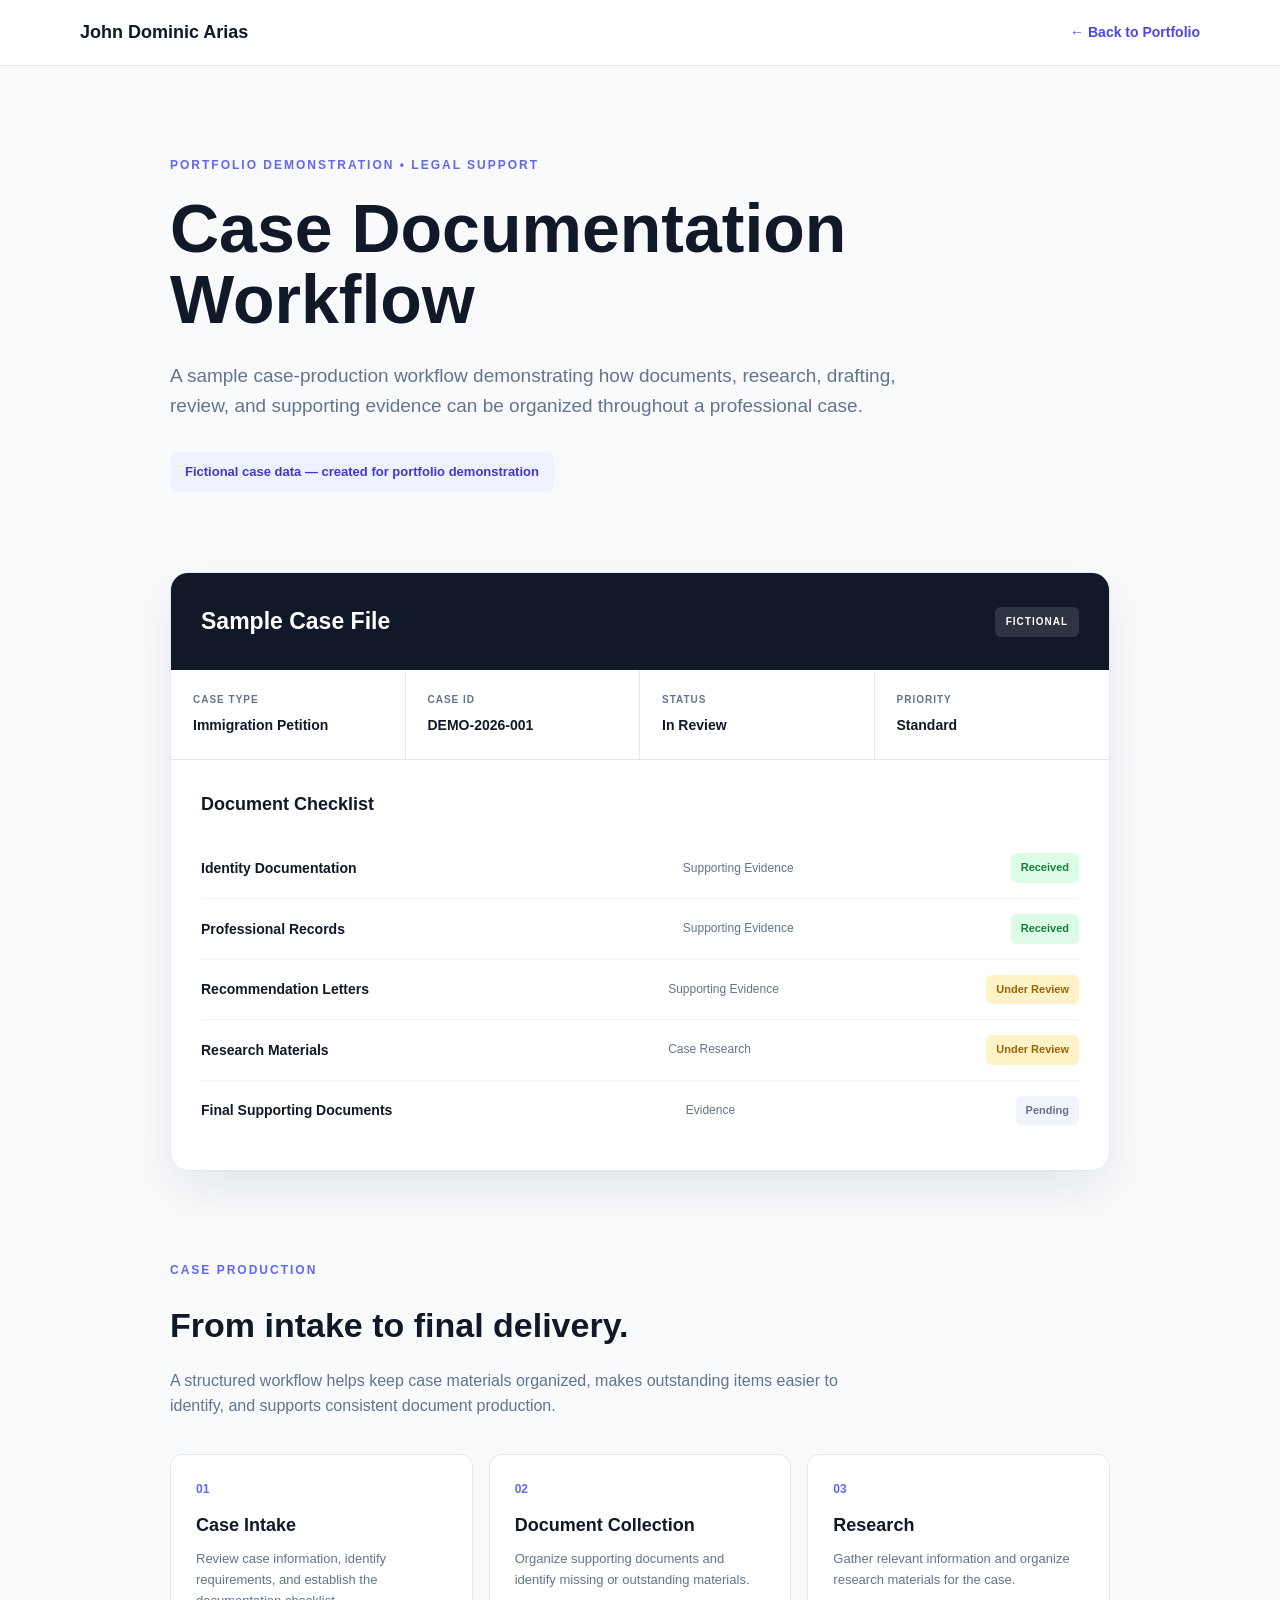
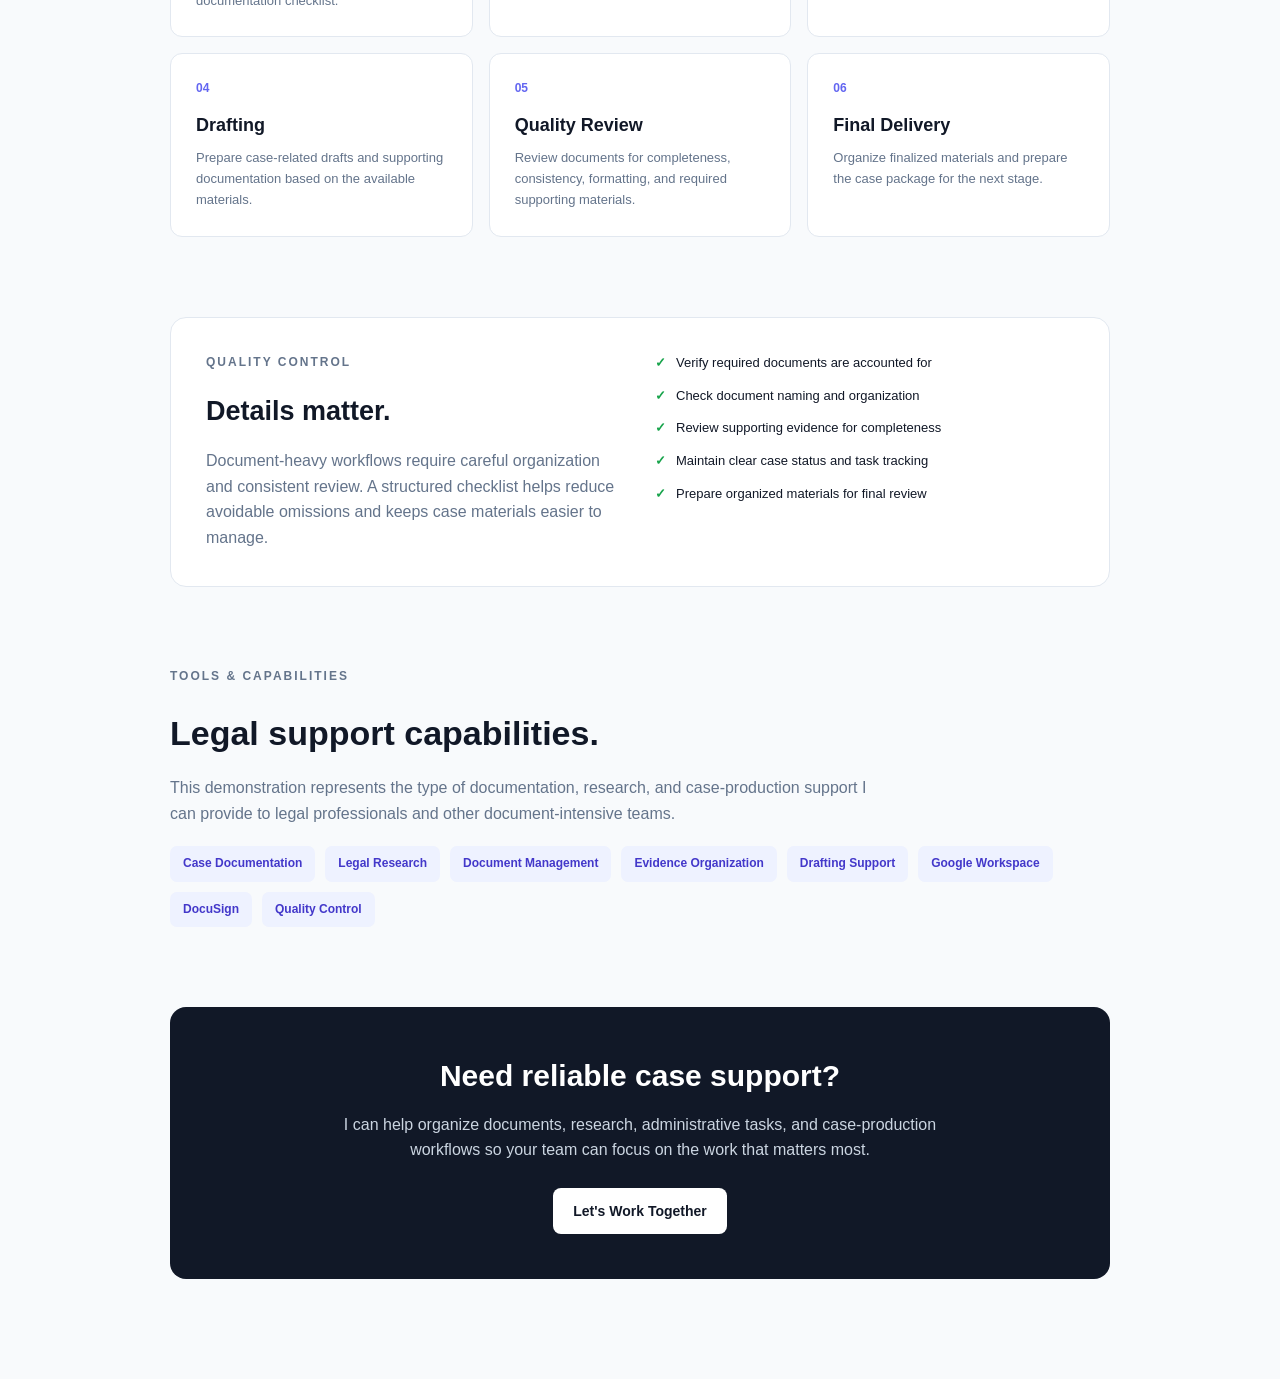
<file: case-documentation-workflow.html>
<!DOCTYPE html>
<html lang="en">

<head>

    <meta charset="UTF-8">

    <meta
        name="viewport"
        content="width=device-width, initial-scale=1.0"
    >

    <title>
        Case Documentation Workflow | John Dominic Arias
    </title>

    <meta
        name="description"
        content="Legal and case documentation portfolio demonstration by John Dominic Arias."
    >

    <style>

        * {
            box-sizing: border-box;
            margin: 0;
            padding: 0;
        }

        body {
            font-family:
                -apple-system,
                BlinkMacSystemFont,
                "Segoe UI",
                sans-serif;

            color: #111827;

            background: #f8fafc;

            line-height: 1.6;
        }


        /* NAVIGATION */

        header {
            background: #ffffff;

            border-bottom: 1px solid #e5e7eb;

            position: sticky;

            top: 0;

            z-index: 100;
        }

        nav {
            max-width: 1180px;

            margin: auto;

            padding: 18px 30px;

            display: flex;

            justify-content: space-between;

            align-items: center;
        }

        .logo {
            font-size: 18px;

            font-weight: 700;
        }

        .back-link {
            color: #4f46e5;

            text-decoration: none;

            font-size: 14px;

            font-weight: 600;
        }


        /* HERO */

        .hero {
            max-width: 1000px;

            margin: auto;

            padding: 90px 30px 60px;
        }

        .label {
            color: #6366f1;

            font-size: 12px;

            font-weight: 700;

            letter-spacing: 2px;

            margin-bottom: 18px;
        }

        h1 {
            font-size: clamp(42px, 6vw, 68px);

            line-height: 1.05;

            max-width: 850px;

            margin-bottom: 25px;
        }

        .hero-description {
            max-width: 760px;

            font-size: 19px;

            color: #64748b;
        }

        .demo-notice {
            display: inline-block;

            margin-top: 30px;

            padding: 10px 15px;

            background: #eef2ff;

            color: #4338ca;

            border-radius: 8px;

            font-size: 13px;

            font-weight: 600;
        }


        /* CASE FILE */

        .case-wrapper {
            max-width: 1000px;

            margin: 20px auto 90px;

            padding: 0 30px;
        }

        .case-file {
            background: #ffffff;

            border: 1px solid #e2e8f0;

            border-radius: 18px;

            overflow: hidden;

            box-shadow:
                0 20px 50px rgba(15, 23, 42, 0.08);
        }

        .case-header {
            padding: 30px;

            background: #111827;

            color: #ffffff;
        }

        .case-header-top {
            display: flex;

            justify-content: space-between;

            align-items: center;

            gap: 20px;
        }

        .case-header h2 {
            font-size: 23px;
        }

        .sample-label {
            padding: 7px 11px;

            background: rgba(255,255,255,0.12);

            border-radius: 6px;

            font-size: 10px;

            font-weight: 700;

            letter-spacing: 1px;
        }


        /* CASE INFORMATION */

        .case-info {
            display: grid;

            grid-template-columns:
                repeat(4, 1fr);

            border-bottom: 1px solid #e2e8f0;
        }

        .info-item {
            padding: 22px;

            border-right: 1px solid #e2e8f0;
        }

        .info-item:last-child {
            border-right: none;
        }

        .info-label {
            color: #64748b;

            font-size: 10px;

            font-weight: 700;

            letter-spacing: 1px;

            margin-bottom: 6px;
        }

        .info-value {
            font-size: 14px;

            font-weight: 600;
        }


        /* DOCUMENT CHECKLIST */

        .documents {
            padding: 30px;
        }

        .documents h3 {
            font-size: 18px;

            margin-bottom: 20px;
        }

        .document-row {
            display: grid;

            grid-template-columns:
                1.5fr 1fr auto;

            align-items: center;

            gap: 20px;

            padding: 15px 0;

            border-bottom: 1px solid #f1f5f9;
        }

        .document-row:last-child {
            border-bottom: none;
        }

        .document-name {
            font-size: 14px;

            font-weight: 600;
        }

        .document-type {
            color: #64748b;

            font-size: 12px;
        }

        .status {
            padding: 6px 10px;

            border-radius: 6px;

            font-size: 11px;

            font-weight: 700;

            white-space: nowrap;
        }

        .received {
            background: #dcfce7;

            color: #15803d;
        }

        .review {
            background: #fef3c7;

            color: #a16207;
        }

        .pending {
            background: #f1f5f9;

            color: #64748b;
        }


        /* WORKFLOW */

        .workflow-section {
            max-width: 1000px;

            margin: auto;

            padding: 0 30px 80px;
        }

        .workflow-section h2 {
            font-size: 34px;

            margin-bottom: 15px;
        }

        .workflow-intro {
            max-width: 700px;

            color: #64748b;

            margin-bottom: 35px;
        }

        .workflow {
            display: grid;

            grid-template-columns:
                repeat(3, 1fr);

            gap: 16px;
        }

        .workflow-step {
            position: relative;

            padding: 25px;

            background: #ffffff;

            border: 1px solid #e2e8f0;

            border-radius: 12px;
        }

        .step-number {
            color: #6366f1;

            font-size: 12px;

            font-weight: 700;

            margin-bottom: 12px;
        }

        .workflow-step h3 {
            font-size: 18px;

            margin-bottom: 9px;
        }

        .workflow-step p {
            color: #64748b;

            font-size: 13px;
        }


        /* QUALITY CONTROL */

        .quality {
            max-width: 1000px;

            margin: auto;

            padding: 0 30px 80px;
        }

        .quality-box {
            display: grid;

            grid-template-columns: 1fr 1fr;

            gap: 30px;

            padding: 35px;

            background: #ffffff;

            border: 1px solid #e2e8f0;

            border-radius: 16px;
        }

        .quality-box h2 {
            font-size: 27px;

            margin-bottom: 15px;
        }

        .quality-box p {
            color: #64748b;
        }

        .checks {
            display: flex;

            flex-direction: column;

            gap: 12px;
        }

        .check {
            display: flex;

            gap: 10px;

            align-items: flex-start;

            font-size: 13px;
        }

        .check-icon {
            color: #16a34a;

            font-weight: 700;
        }


        /* SKILLS */

        .skills {
            max-width: 1000px;

            margin: auto;

            padding: 0 30px 80px;
        }

        .skills h2 {
            font-size: 34px;

            margin-bottom: 15px;
        }

        .skills p {
            color: #64748b;

            max-width: 720px;

            margin-bottom: 20px;
        }

        .tools {
            display: flex;

            flex-wrap: wrap;

            gap: 10px;
        }

        .tool {
            padding: 8px 13px;

            background: #eef2ff;

            color: #4338ca;

            border-radius: 7px;

            font-size: 12px;

            font-weight: 600;
        }


        /* CTA */

        .cta {
            max-width: 1000px;

            margin: auto;

            padding: 0 30px 100px;
        }

        .cta-box {
            padding: 45px;

            background: #111827;

            color: #ffffff;

            border-radius: 16px;

            text-align: center;
        }

        .cta-box h2 {
            font-size: 30px;

            margin-bottom: 12px;
        }

        .cta-box p {
            color: #cbd5e1;

            max-width: 650px;

            margin: 0 auto 25px;
        }

        .cta-box a {
            display: inline-block;

            padding: 12px 20px;

            background: #ffffff;

            color: #111827;

            border-radius: 8px;

            text-decoration: none;

            font-weight: 700;

            font-size: 14px;
        }


        /* RESPONSIVE */

        @media (max-width: 800px) {

            .case-info {
                grid-template-columns:
                    repeat(2, 1fr);
            }

            .info-item:nth-child(2) {
                border-right: none;
            }

            .workflow {
                grid-template-columns:
                    repeat(2, 1fr);
            }

            .quality-box {
                grid-template-columns: 1fr;
            }

        }


        @media (max-width: 600px) {

            nav {
                padding: 16px 20px;
            }

            .hero {
                padding: 60px 20px 40px;
            }

            .case-wrapper,
            .workflow-section,
            .quality,
            .skills,
            .cta {
                padding-left: 20px;

                padding-right: 20px;
            }

            .case-info {
                grid-template-columns: 1fr;
            }

            .info-item {
                border-right: none;

                border-bottom: 1px solid #e2e8f0;
            }

            .document-row {
                grid-template-columns: 1fr;

                gap: 5px;
            }

            .workflow {
                grid-template-columns: 1fr;
            }

            .cta-box {
                padding: 30px 20px;
            }

        }

    </style>

</head>


<body>


    <!-- Navigation -->

    <header>

        <nav>

            <div class="logo">
                John Dominic Arias
            </div>

            <a
                href="index.html#projects"
                class="back-link"
            >
                ← Back to Portfolio
            </a>

        </nav>

    </header>



    <!-- Hero -->

    <section class="hero">

        <p class="label">
            PORTFOLIO DEMONSTRATION • LEGAL SUPPORT
        </p>

        <h1>
            Case Documentation Workflow
        </h1>

        <p class="hero-description">

            A sample case-production workflow demonstrating
            how documents, research, drafting, review, and
            supporting evidence can be organized throughout
            a professional case.

        </p>

        <div class="demo-notice">

            Fictional case data — created for portfolio demonstration

        </div>

    </section>



    <!-- Sample Case File -->

    <section class="case-wrapper">

        <div class="case-file">


            <div class="case-header">

                <div class="case-header-top">

                    <h2>
                        Sample Case File
                    </h2>

                    <span class="sample-label">
                        FICTIONAL
                    </span>

                </div>

            </div>



            <!-- Case Information -->

            <div class="case-info">


                <div class="info-item">

                    <div class="info-label">
                        CASE TYPE
                    </div>

                    <div class="info-value">
                        Immigration Petition
                    </div>

                </div>


                <div class="info-item">

                    <div class="info-label">
                        CASE ID
                    </div>

                    <div class="info-value">
                        DEMO-2026-001
                    </div>

                </div>


                <div class="info-item">

                    <div class="info-label">
                        STATUS
                    </div>

                    <div class="info-value">
                        In Review
                    </div>

                </div>


                <div class="info-item">

                    <div class="info-label">
                        PRIORITY
                    </div>

                    <div class="info-value">
                        Standard
                    </div>

                </div>


            </div>



            <!-- Documents -->

            <div class="documents">

                <h3>
                    Document Checklist
                </h3>


                <div class="document-row">

                    <div class="document-name">
                        Identity Documentation
                    </div>

                    <div class="document-type">
                        Supporting Evidence
                    </div>

                    <span class="status received">
                        Received
                    </span>

                </div>


                <div class="document-row">

                    <div class="document-name">
                        Professional Records
                    </div>

                    <div class="document-type">
                        Supporting Evidence
                    </div>

                    <span class="status received">
                        Received
                    </span>

                </div>


                <div class="document-row">

                    <div class="document-name">
                        Recommendation Letters
                    </div>

                    <div class="document-type">
                        Supporting Evidence
                    </div>

                    <span class="status review">
                        Under Review
                    </span>

                </div>


                <div class="document-row">

                    <div class="document-name">
                        Research Materials
                    </div>

                    <div class="document-type">
                        Case Research
                    </div>

                    <span class="status review">
                        Under Review
                    </span>

                </div>


                <div class="document-row">

                    <div class="document-name">
                        Final Supporting Documents
                    </div>

                    <div class="document-type">
                        Evidence
                    </div>

                    <span class="status pending">
                        Pending
                    </span>

                </div>


            </div>


        </div>

    </section>



    <!-- Workflow -->

    <section class="workflow-section">

        <p class="label">
            CASE PRODUCTION
        </p>

        <h2>
            From intake to final delivery.
        </h2>

        <p class="workflow-intro">

            A structured workflow helps keep case materials
            organized, makes outstanding items easier to
            identify, and supports consistent document
            production.

        </p>


        <div class="workflow">


            <div class="workflow-step">

                <div class="step-number">
                    01
                </div>

                <h3>
                    Case Intake
                </h3>

                <p>
                    Review case information, identify
                    requirements, and establish the
                    documentation checklist.
                </p>

            </div>


            <div class="workflow-step">

                <div class="step-number">
                    02
                </div>

                <h3>
                    Document Collection
                </h3>

                <p>
                    Organize supporting documents and
                    identify missing or outstanding materials.
                </p>

            </div>


            <div class="workflow-step">

                <div class="step-number">
                    03
                </div>

                <h3>
                    Research
                </h3>

                <p>
                    Gather relevant information and organize
                    research materials for the case.
                </p>

            </div>


            <div class="workflow-step">

                <div class="step-number">
                    04
                </div>

                <h3>
                    Drafting
                </h3>

                <p>
                    Prepare case-related drafts and supporting
                    documentation based on the available materials.
                </p>

            </div>


            <div class="workflow-step">

                <div class="step-number">
                    05
                </div>

                <h3>
                    Quality Review
                </h3>

                <p>
                    Review documents for completeness,
                    consistency, formatting, and required
                    supporting materials.
                </p>

            </div>


            <div class="workflow-step">

                <div class="step-number">
                    06
                </div>

                <h3>
                    Final Delivery
                </h3>

                <p>
                    Organize finalized materials and prepare
                    the case package for the next stage.
                </p>

            </div>


        </div>

    </section>



    <!-- Quality Control -->

    <section class="quality">

        <div class="quality-box">


            <div>

                <p class="label">
                    QUALITY CONTROL
                </p>

                <h2>
                    Details matter.
                </h2>

                <p>

                    Document-heavy workflows require careful
                    organization and consistent review. A
                    structured checklist helps reduce avoidable
                    omissions and keeps case materials easier
                    to manage.

                </p>

            </div>


            <div class="checks">

                <div class="check">

                    <span class="check-icon">
                        ✓
                    </span>

                    <span>
                        Verify required documents are accounted for
                    </span>

                </div>


                <div class="check">

                    <span class="check-icon">
                        ✓
                    </span>

                    <span>
                        Check document naming and organization
                    </span>

                </div>


                <div class="check">

                    <span class="check-icon">
                        ✓
                    </span>

                    <span>
                        Review supporting evidence for completeness
                    </span>

                </div>


                <div class="check">

                    <span class="check-icon">
                        ✓
                    </span>

                    <span>
                        Maintain clear case status and task tracking
                    </span>

                </div>


                <div class="check">

                    <span class="check-icon">
                        ✓
                    </span>

                    <span>
                        Prepare organized materials for final review
                    </span>

                </div>

            </div>


        </div>

    </section>



    <!-- Skills -->

    <section class="skills">

        <p class="label">
            TOOLS & CAPABILITIES
        </p>

        <h2>
            Legal support capabilities.
        </h2>

        <p>

            This demonstration represents the type of
            documentation, research, and case-production
            support I can provide to legal professionals
            and other document-intensive teams.

        </p>


        <div class="tools">

            <span class="tool">
                Case Documentation
            </span>

            <span class="tool">
                Legal Research
            </span>

            <span class="tool">
                Document Management
            </span>

            <span class="tool">
                Evidence Organization
            </span>

            <span class="tool">
                Drafting Support
            </span>

            <span class="tool">
                Google Workspace
            </span>

            <span class="tool">
                DocuSign
            </span>

            <span class="tool">
                Quality Control
            </span>

        </div>

    </section>



    <!-- CTA -->

    <section class="cta">

        <div class="cta-box">

            <h2>
                Need reliable case support?
            </h2>

            <p>

                I can help organize documents, research,
                administrative tasks, and case-production
                workflows so your team can focus on the work
                that matters most.

            </p>

            <a href="index.html#contact">
                Let's Work Together
            </a>

        </div>

    </section>


</body>

</html>
</file>
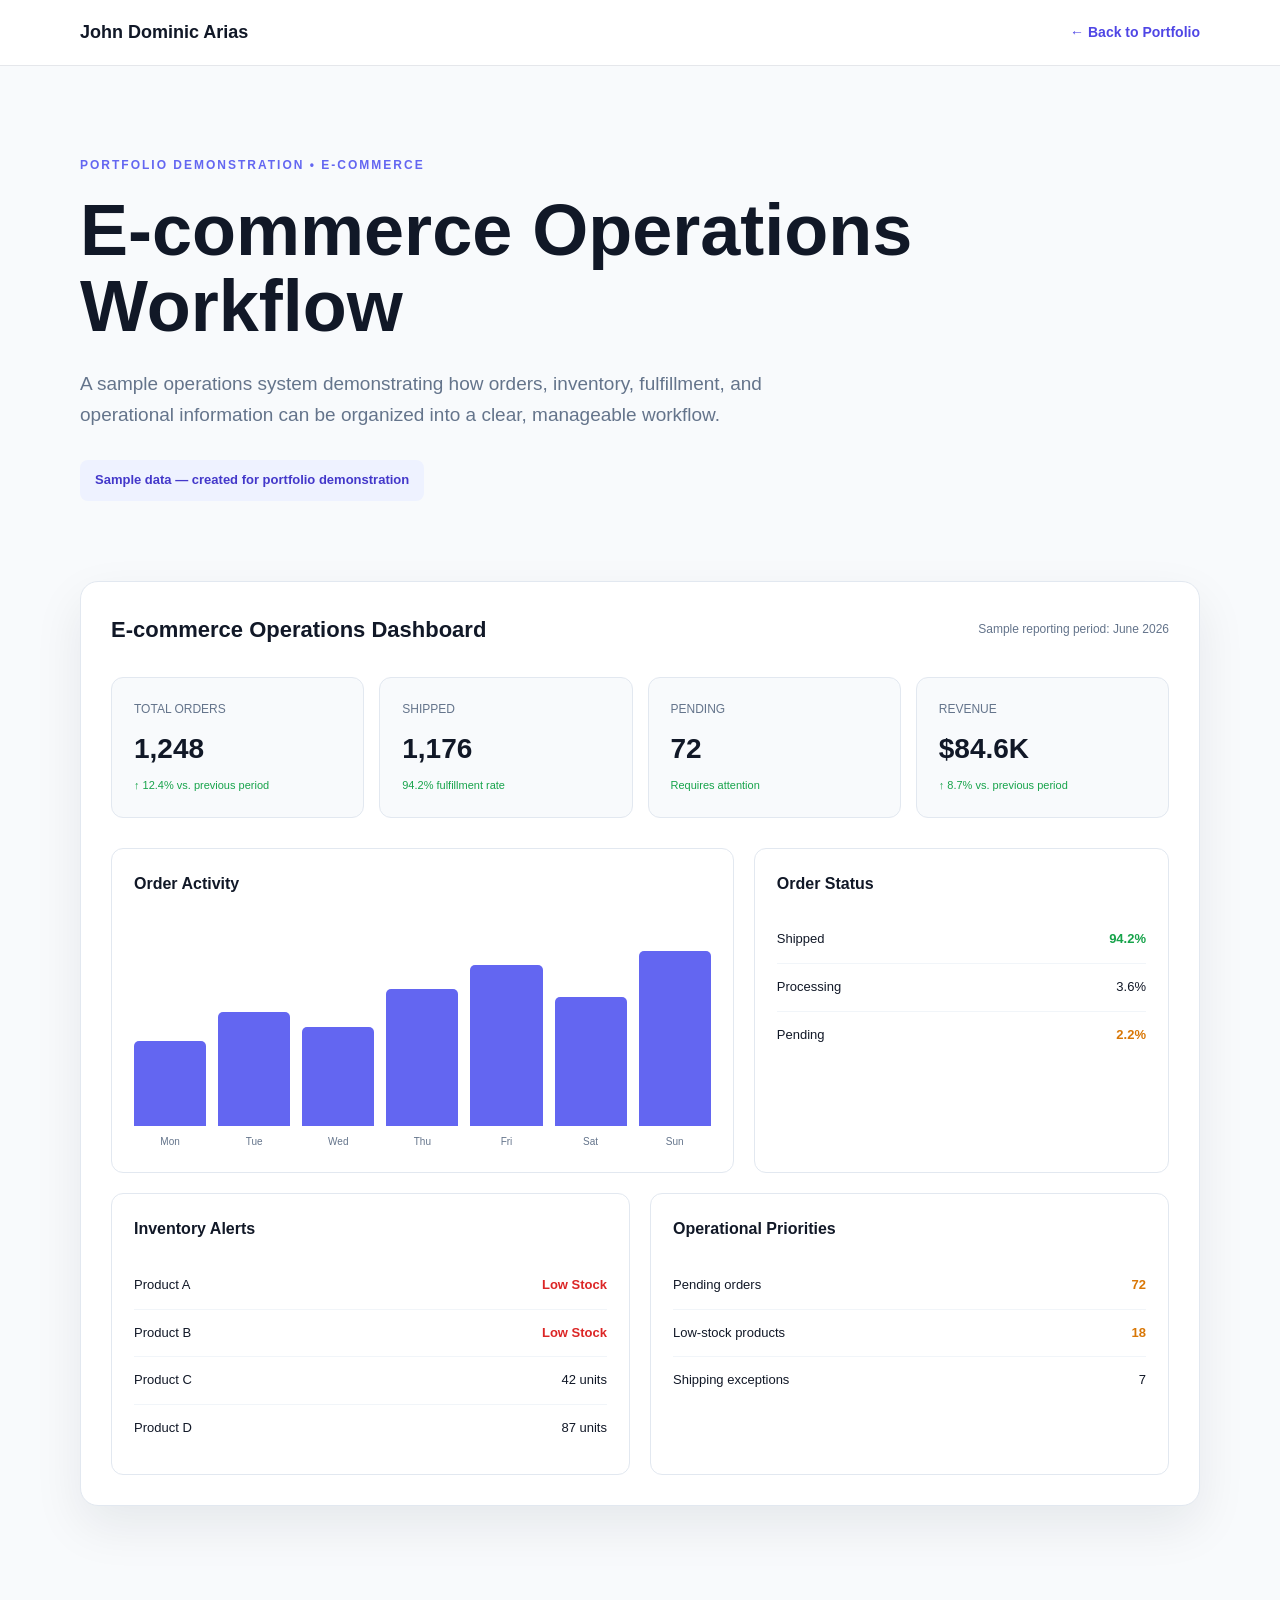
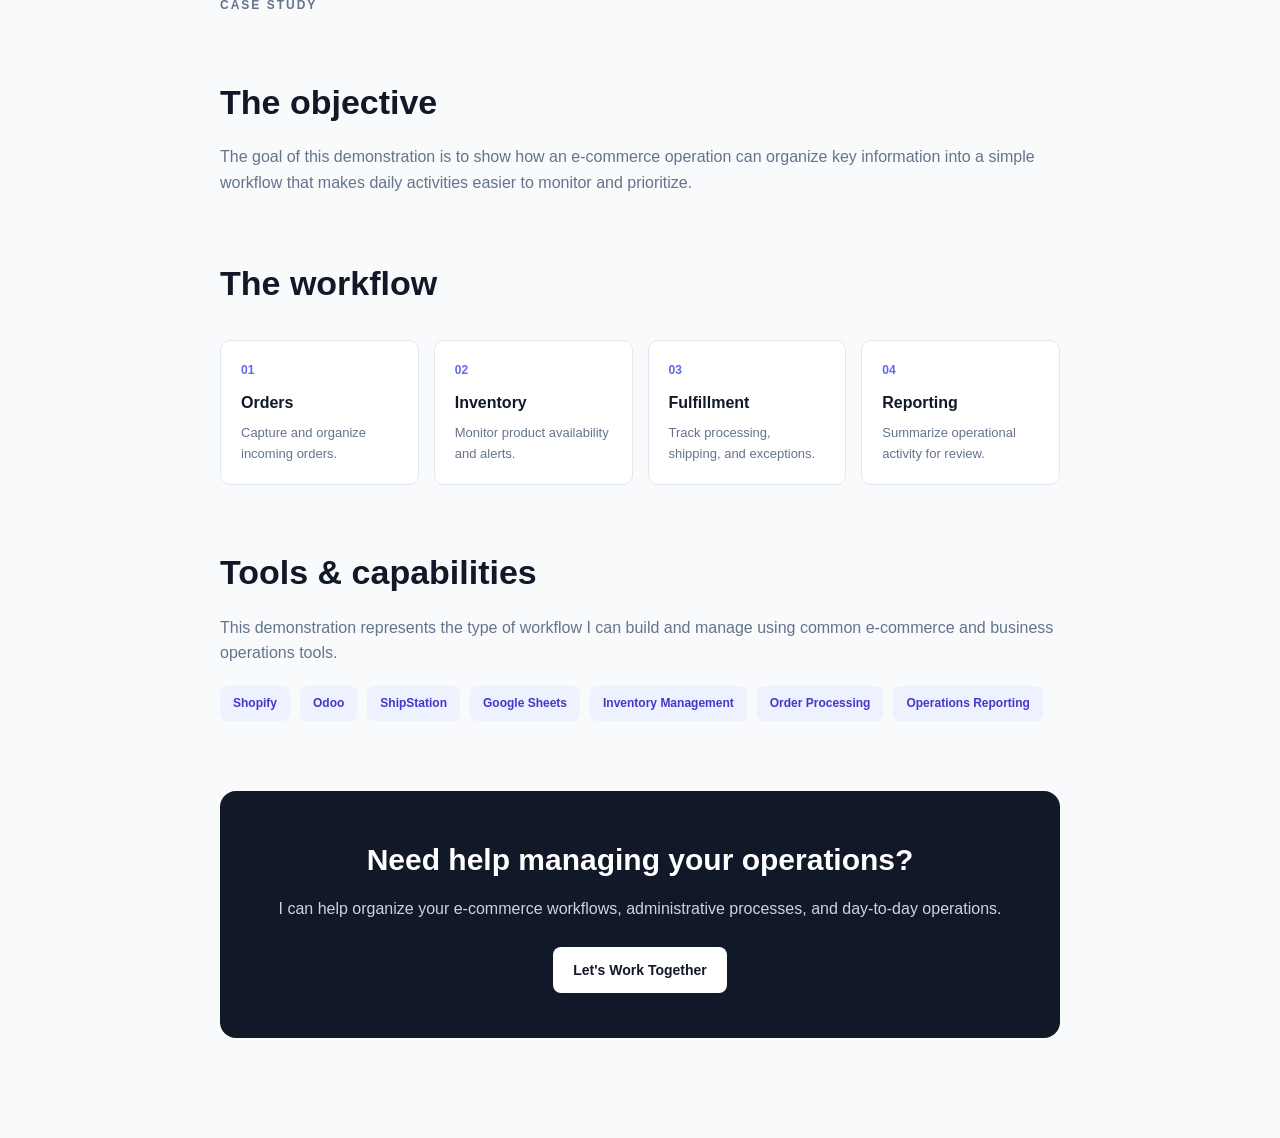
<file: ecommerce-operations.html>
<!DOCTYPE html>
<html lang="en">

<head>

    <meta charset="UTF-8">

    <meta
        name="viewport"
        content="width=device-width, initial-scale=1.0"
    >

    <title>
        E-commerce Operations Workflow | John Dominic Arias
    </title>

    <meta
        name="description"
        content="E-commerce operations portfolio demonstration by John Dominic Arias."
    >

    <style>

        * {
            box-sizing: border-box;
            margin: 0;
            padding: 0;
        }

        body {
            font-family:
                -apple-system,
                BlinkMacSystemFont,
                "Segoe UI",
                sans-serif;

            color: #111827;

            background: #f8fafc;

            line-height: 1.6;
        }


        /* NAVIGATION */

        header {
            background: #ffffff;

            border-bottom: 1px solid #e5e7eb;

            position: sticky;

            top: 0;

            z-index: 100;
        }

        nav {
            max-width: 1180px;

            margin: auto;

            padding: 18px 30px;

            display: flex;

            justify-content: space-between;

            align-items: center;
        }

        .logo {
            font-size: 18px;

            font-weight: 700;
        }

        .back-link {
            color: #4f46e5;

            text-decoration: none;

            font-weight: 600;

            font-size: 14px;
        }


        /* HERO */

        .hero {
            max-width: 1180px;

            margin: auto;

            padding: 90px 30px 60px;
        }

        .label {
            color: #6366f1;

            font-size: 12px;

            font-weight: 700;

            letter-spacing: 2px;

            margin-bottom: 18px;
        }

        h1 {
            font-size: clamp(42px, 6vw, 72px);

            line-height: 1.05;

            max-width: 850px;

            margin-bottom: 25px;
        }

        .hero-description {
            max-width: 760px;

            font-size: 19px;

            color: #64748b;
        }

        .demo-notice {
            display: inline-block;

            margin-top: 30px;

            padding: 10px 15px;

            background: #eef2ff;

            color: #4338ca;

            border-radius: 8px;

            font-size: 13px;

            font-weight: 600;
        }


        /* DASHBOARD */

        .dashboard-wrapper {
            max-width: 1180px;

            margin: 20px auto 90px;

            padding: 0 30px;
        }

        .dashboard {
            background: #ffffff;

            border: 1px solid #e2e8f0;

            border-radius: 18px;

            padding: 30px;

            box-shadow:
                0 20px 50px rgba(15, 23, 42, 0.08);
        }

        .dashboard-header {
            display: flex;

            justify-content: space-between;

            align-items: center;

            margin-bottom: 30px;
        }

        .dashboard-header h2 {
            font-size: 22px;
        }

        .dashboard-header span {
            font-size: 12px;

            color: #64748b;
        }


        /* METRICS */

        .metrics {
            display: grid;

            grid-template-columns:
                repeat(4, 1fr);

            gap: 15px;

            margin-bottom: 30px;
        }

        .metric {
            padding: 22px;

            background: #f8fafc;

            border: 1px solid #e2e8f0;

            border-radius: 12px;
        }

        .metric-label {
            font-size: 12px;

            color: #64748b;

            margin-bottom: 8px;
        }

        .metric-value {
            font-size: 28px;

            font-weight: 700;
        }

        .metric-change {
            font-size: 11px;

            color: #16a34a;

            margin-top: 5px;
        }


        /* DASHBOARD GRID */

        .dashboard-grid {
            display: grid;

            grid-template-columns:
                1.5fr 1fr;

            gap: 20px;
        }

        .panel {
            border: 1px solid #e2e8f0;

            border-radius: 12px;

            padding: 22px;
        }

        .panel h3 {
            font-size: 16px;

            margin-bottom: 20px;
        }


        /* CHART */

        .chart {
            height: 210px;

            display: flex;

            align-items: flex-end;

            gap: 12px;

            padding-top: 20px;
        }

        .bar {
            flex: 1;

            background: #6366f1;

            border-radius: 5px 5px 0 0;

            min-height: 30px;
        }

        .bar-labels {
            display: flex;

            gap: 12px;

            margin-top: 8px;
        }

        .bar-labels span {
            flex: 1;

            text-align: center;

            font-size: 10px;

            color: #64748b;
        }


        /* ORDER STATUS */

        .status-row {
            display: flex;

            justify-content: space-between;

            padding: 13px 0;

            border-bottom: 1px solid #f1f5f9;

            font-size: 13px;
        }

        .status-row:last-child {
            border-bottom: none;
        }

        .status-good {
            color: #16a34a;

            font-weight: 600;
        }

        .status-warning {
            color: #d97706;

            font-weight: 600;
        }


        /* LOWER PANELS */

        .lower-grid {
            display: grid;

            grid-template-columns:
                1fr 1fr;

            gap: 20px;

            margin-top: 20px;
        }

        .inventory-item {
            display: flex;

            justify-content: space-between;

            padding: 13px 0;

            border-bottom: 1px solid #f1f5f9;

            font-size: 13px;
        }

        .inventory-item:last-child {
            border-bottom: none;
        }

        .low-stock {
            color: #dc2626;

            font-weight: 600;
        }


        /* CASE STUDY */

        .case-study {
            max-width: 900px;

            margin: auto;

            padding: 0 30px 100px;
        }

        .case-study h2 {
            font-size: 34px;

            margin-bottom: 15px;

            margin-top: 60px;
        }

        .case-study p {
            color: #64748b;

            margin-bottom: 18px;
        }

        .workflow {
            display: grid;

            grid-template-columns:
                repeat(4, 1fr);

            gap: 15px;

            margin-top: 30px;
        }

        .workflow-step {
            padding: 20px;

            background: #ffffff;

            border: 1px solid #e2e8f0;

            border-radius: 10px;
        }

        .workflow-number {
            color: #6366f1;

            font-size: 12px;

            font-weight: 700;

            margin-bottom: 10px;
        }

        .workflow-step h3 {
            font-size: 16px;

            margin-bottom: 7px;
        }

        .workflow-step p {
            font-size: 13px;

            margin: 0;
        }


        /* TOOLS */

        .tools {
            display: flex;

            flex-wrap: wrap;

            gap: 10px;

            margin-top: 20px;
        }

        .tool {
            padding: 8px 13px;

            background: #eef2ff;

            color: #4338ca;

            border-radius: 7px;

            font-size: 12px;

            font-weight: 600;
        }


        /* CTA */

        .cta {
            margin-top: 70px;

            padding: 45px;

            background: #111827;

            color: #ffffff;

            border-radius: 16px;

            text-align: center;
        }

        .cta h2 {
            margin-top: 0;

            font-size: 30px;

            margin-bottom: 12px;
        }

        .cta p {
            color: #cbd5e1;

            margin-bottom: 25px;
        }

        .cta a {
            display: inline-block;

            padding: 12px 20px;

            background: #ffffff;

            color: #111827;

            border-radius: 8px;

            text-decoration: none;

            font-weight: 700;

            font-size: 14px;
        }


        /* RESPONSIVE */

        @media (max-width: 800px) {

            .metrics {
                grid-template-columns:
                    repeat(2, 1fr);
            }

            .dashboard-grid,
            .lower-grid {
                grid-template-columns: 1fr;
            }

            .workflow {
                grid-template-columns:
                    repeat(2, 1fr);
            }

        }


        @media (max-width: 550px) {

            nav {
                padding: 16px 20px;
            }

            .hero {
                padding: 60px 20px 40px;
            }

            .dashboard-wrapper {
                padding: 0 20px;
            }

            .dashboard {
                padding: 20px;
            }

            .metrics {
                grid-template-columns: 1fr;
            }

            .workflow {
                grid-template-columns: 1fr;
            }

            .case-study {
                padding: 0 20px 70px;
            }

        }

    </style>

</head>


<body>


    <!-- Navigation -->

    <header>

        <nav>

            <div class="logo">
                John Dominic Arias
            </div>

            <a
                href="index.html#projects"
                class="back-link"
            >
                ← Back to Portfolio
            </a>

        </nav>

    </header>



    <!-- Hero -->

    <section class="hero">

        <p class="label">
            PORTFOLIO DEMONSTRATION • E-COMMERCE
        </p>

        <h1>
            E-commerce Operations Workflow
        </h1>

        <p class="hero-description">

            A sample operations system demonstrating how
            orders, inventory, fulfillment, and operational
            information can be organized into a clear,
            manageable workflow.

        </p>

        <div class="demo-notice">

            Sample data — created for portfolio demonstration

        </div>

    </section>



    <!-- Dashboard -->

    <section class="dashboard-wrapper">

        <div class="dashboard">


            <div class="dashboard-header">

                <h2>
                    E-commerce Operations Dashboard
                </h2>

                <span>
                    Sample reporting period: June 2026
                </span>

            </div>



            <!-- Metrics -->

            <div class="metrics">


                <div class="metric">

                    <div class="metric-label">
                        TOTAL ORDERS
                    </div>

                    <div class="metric-value">
                        1,248
                    </div>

                    <div class="metric-change">
                        ↑ 12.4% vs. previous period
                    </div>

                </div>


                <div class="metric">

                    <div class="metric-label">
                        SHIPPED
                    </div>

                    <div class="metric-value">
                        1,176
                    </div>

                    <div class="metric-change">
                        94.2% fulfillment rate
                    </div>

                </div>


                <div class="metric">

                    <div class="metric-label">
                        PENDING
                    </div>

                    <div class="metric-value">
                        72
                    </div>

                    <div class="metric-change">
                        Requires attention
                    </div>

                </div>


                <div class="metric">

                    <div class="metric-label">
                        REVENUE
                    </div>

                    <div class="metric-value">
                        $84.6K
                    </div>

                    <div class="metric-change">
                        ↑ 8.7% vs. previous period
                    </div>

                </div>


            </div>



            <!-- Dashboard Main -->

            <div class="dashboard-grid">


                <!-- Activity Chart -->

                <div class="panel">

                    <h3>
                        Order Activity
                    </h3>

                    <div class="chart">

                        <div
                            class="bar"
                            style="height: 45%;"
                        ></div>

                        <div
                            class="bar"
                            style="height: 60%;"
                        ></div>

                        <div
                            class="bar"
                            style="height: 52%;"
                        ></div>

                        <div
                            class="bar"
                            style="height: 72%;"
                        ></div>

                        <div
                            class="bar"
                            style="height: 85%;"
                        ></div>

                        <div
                            class="bar"
                            style="height: 68%;"
                        ></div>

                        <div
                            class="bar"
                            style="height: 92%;"
                        ></div>

                    </div>


                    <div class="bar-labels">

                        <span>Mon</span>
                        <span>Tue</span>
                        <span>Wed</span>
                        <span>Thu</span>
                        <span>Fri</span>
                        <span>Sat</span>
                        <span>Sun</span>

                    </div>

                </div>



                <!-- Order Status -->

                <div class="panel">

                    <h3>
                        Order Status
                    </h3>


                    <div class="status-row">

                        <span>
                            Shipped
                        </span>

                        <span class="status-good">
                            94.2%
                        </span>

                    </div>


                    <div class="status-row">

                        <span>
                            Processing
                        </span>

                        <span>
                            3.6%
                        </span>

                    </div>


                    <div class="status-row">

                        <span>
                            Pending
                        </span>

                        <span class="status-warning">
                            2.2%
                        </span>

                    </div>

                </div>

            </div>



            <!-- Lower Panels -->

            <div class="lower-grid">


                <div class="panel">

                    <h3>
                        Inventory Alerts
                    </h3>


                    <div class="inventory-item">

                        <span>
                            Product A
                        </span>

                        <span class="low-stock">
                            Low Stock
                        </span>

                    </div>


                    <div class="inventory-item">

                        <span>
                            Product B
                        </span>

                        <span class="low-stock">
                            Low Stock
                        </span>

                    </div>


                    <div class="inventory-item">

                        <span>
                            Product C
                        </span>

                        <span>
                            42 units
                        </span>

                    </div>


                    <div class="inventory-item">

                        <span>
                            Product D
                        </span>

                        <span>
                            87 units
                        </span>

                    </div>

                </div>



                <div class="panel">

                    <h3>
                        Operational Priorities
                    </h3>


                    <div class="status-row">

                        <span>
                            Pending orders
                        </span>

                        <span class="status-warning">
                            72
                        </span>

                    </div>


                    <div class="status-row">

                        <span>
                            Low-stock products
                        </span>

                        <span class="status-warning">
                            18
                        </span>

                    </div>


                    <div class="status-row">

                        <span>
                            Shipping exceptions
                        </span>

                        <span>
                            7
                        </span>

                    </div>

                </div>


            </div>


        </div>

    </section>



    <!-- Case Study -->

    <section class="case-study">


        <p class="label">
            CASE STUDY
        </p>


        <h2>
            The objective
        </h2>

        <p>

            The goal of this demonstration is to show how an
            e-commerce operation can organize key information
            into a simple workflow that makes daily activities
            easier to monitor and prioritize.

        </p>


        <h2>
            The workflow
        </h2>


        <div class="workflow">


            <div class="workflow-step">

                <div class="workflow-number">
                    01
                </div>

                <h3>
                    Orders
                </h3>

                <p>
                    Capture and organize incoming orders.
                </p>

            </div>


            <div class="workflow-step">

                <div class="workflow-number">
                    02
                </div>

                <h3>
                    Inventory
                </h3>

                <p>
                    Monitor product availability and alerts.
                </p>

            </div>


            <div class="workflow-step">

                <div class="workflow-number">
                    03
                </div>

                <h3>
                    Fulfillment
                </h3>

                <p>
                    Track processing, shipping, and exceptions.
                </p>

            </div>


            <div class="workflow-step">

                <div class="workflow-number">
                    04
                </div>

                <h3>
                    Reporting
                </h3>

                <p>
                    Summarize operational activity for review.
                </p>

            </div>


        </div>



        <h2>
            Tools & capabilities
        </h2>


        <p>

            This demonstration represents the type of workflow
            I can build and manage using common e-commerce and
            business operations tools.

        </p>


        <div class="tools">

            <span class="tool">
                Shopify
            </span>

            <span class="tool">
                Odoo
            </span>

            <span class="tool">
                ShipStation
            </span>

            <span class="tool">
                Google Sheets
            </span>

            <span class="tool">
                Inventory Management
            </span>

            <span class="tool">
                Order Processing
            </span>

            <span class="tool">
                Operations Reporting
            </span>

        </div>



        <!-- CTA -->

        <div class="cta">

            <h2>
                Need help managing your operations?
            </h2>

            <p>
                I can help organize your e-commerce workflows,
                administrative processes, and day-to-day operations.
            </p>

            <a href="index.html#contact">
                Let's Work Together
            </a>

        </div>


    </section>


</body>

</html>
</file>
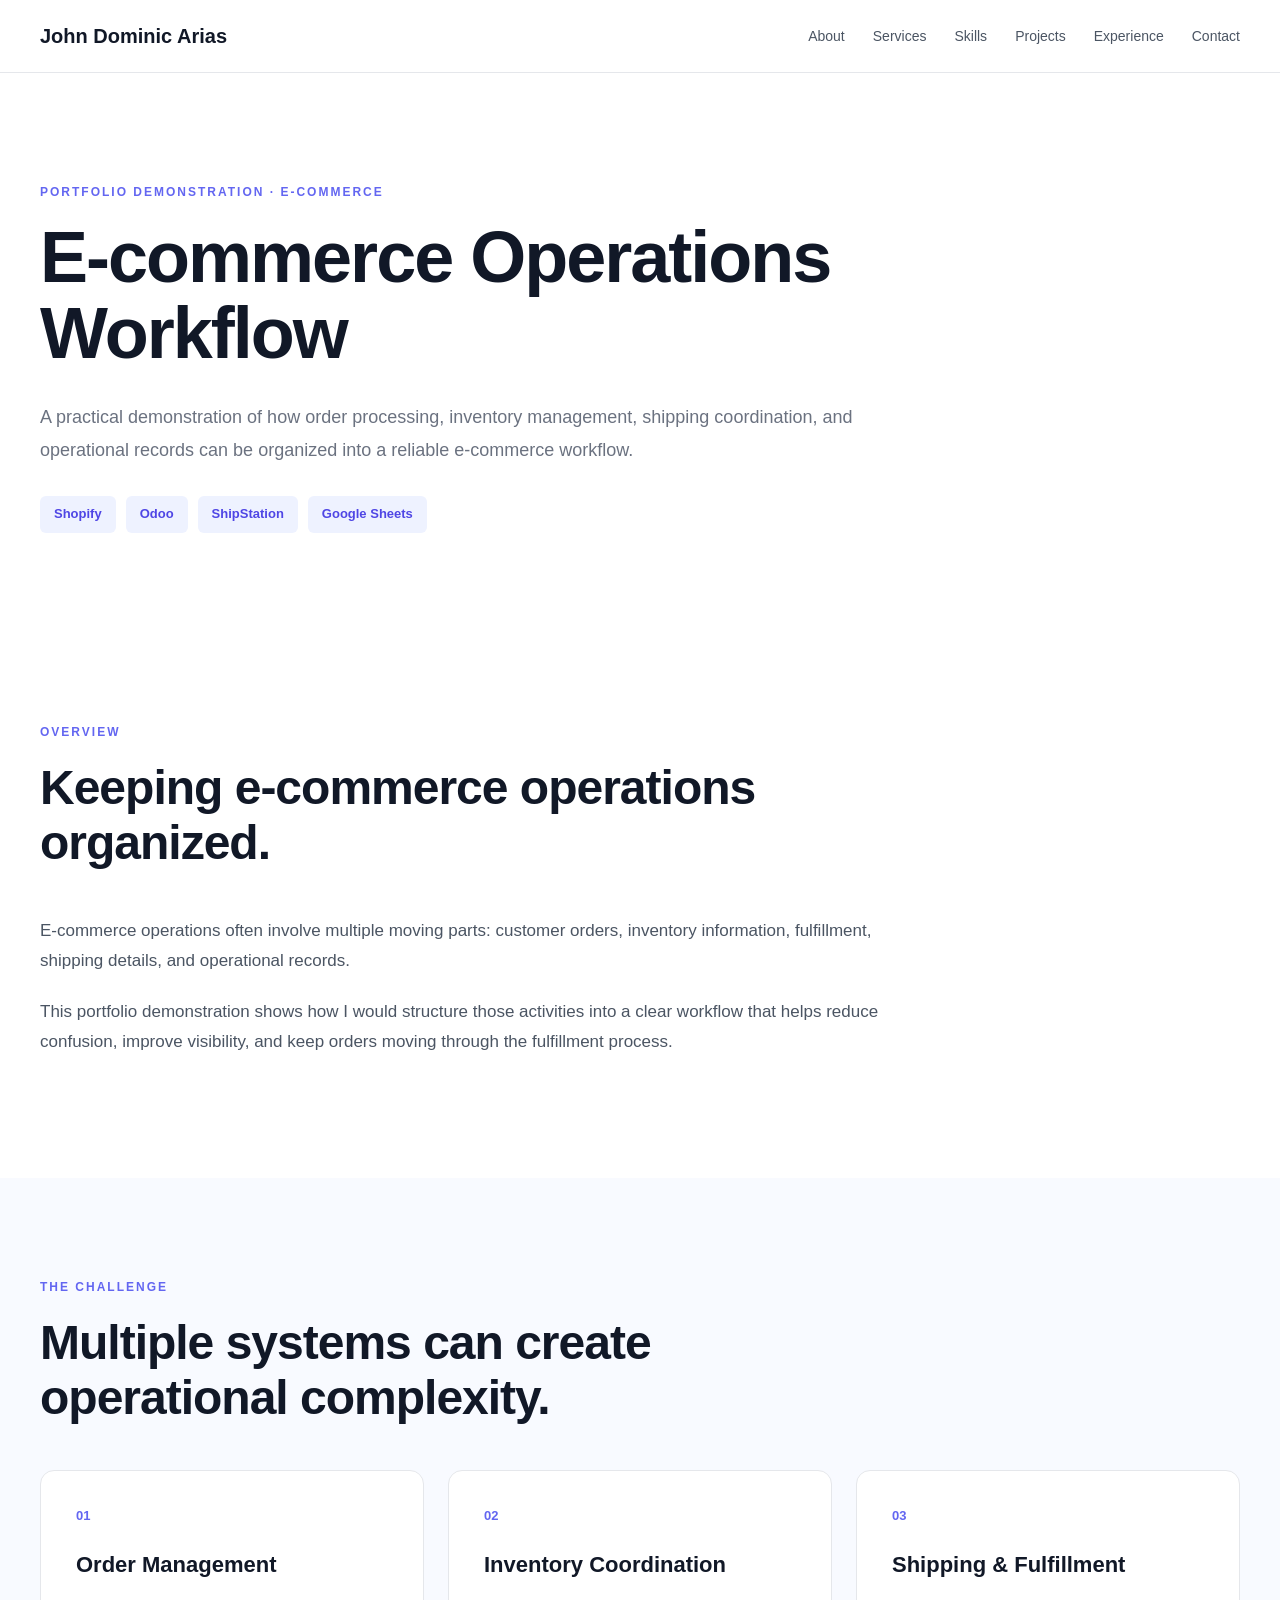
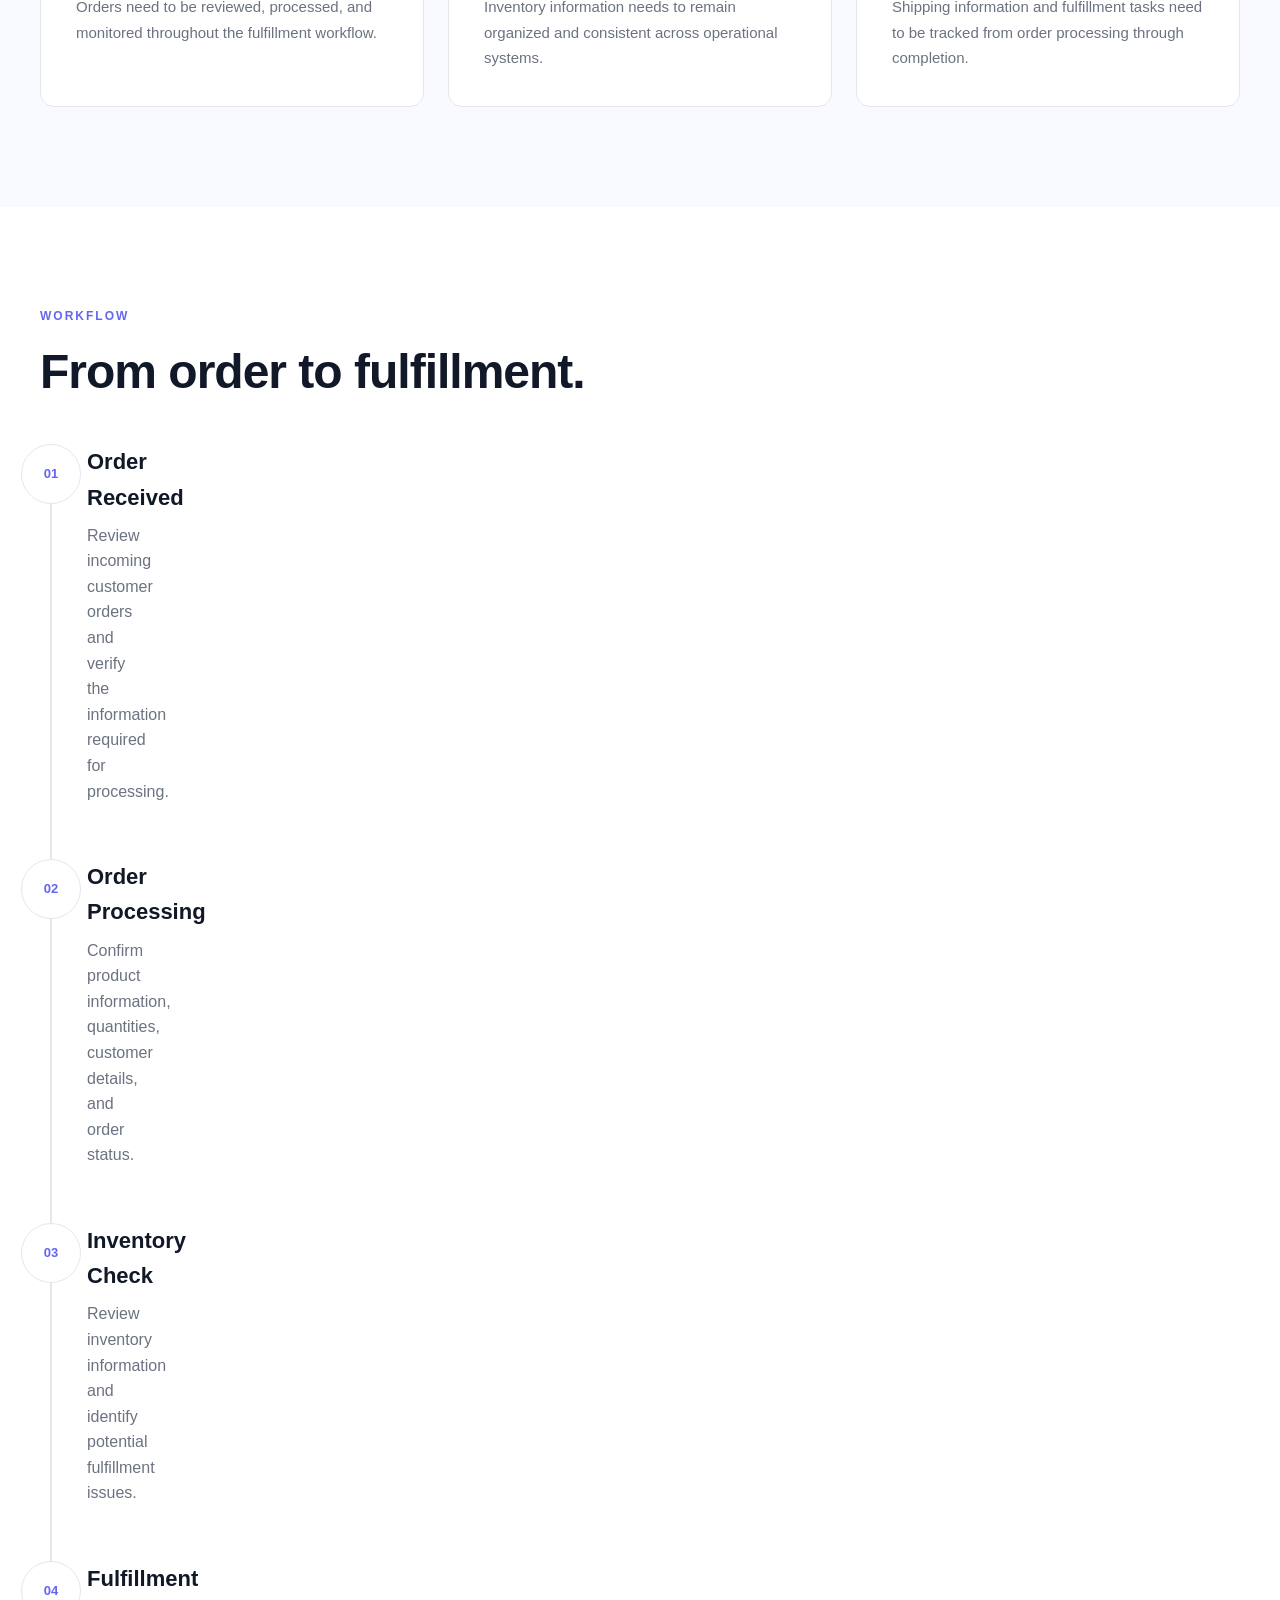
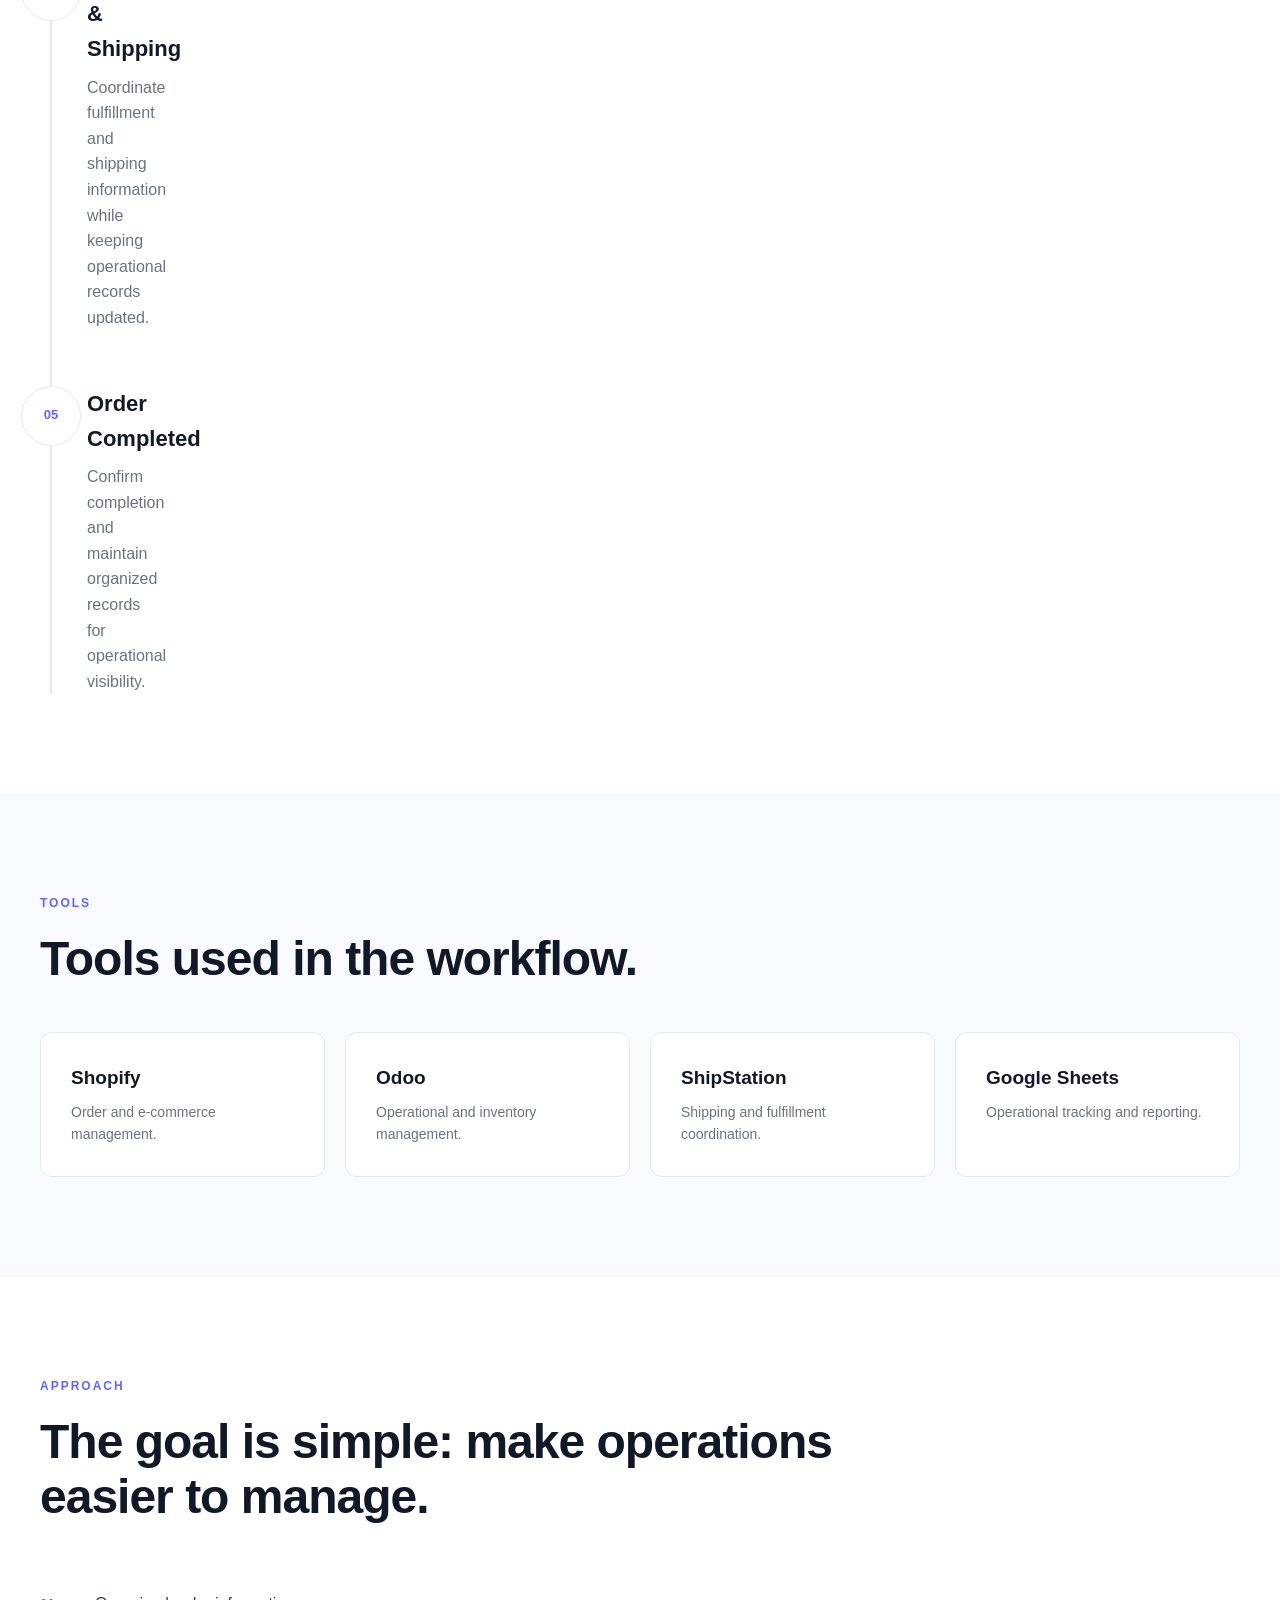
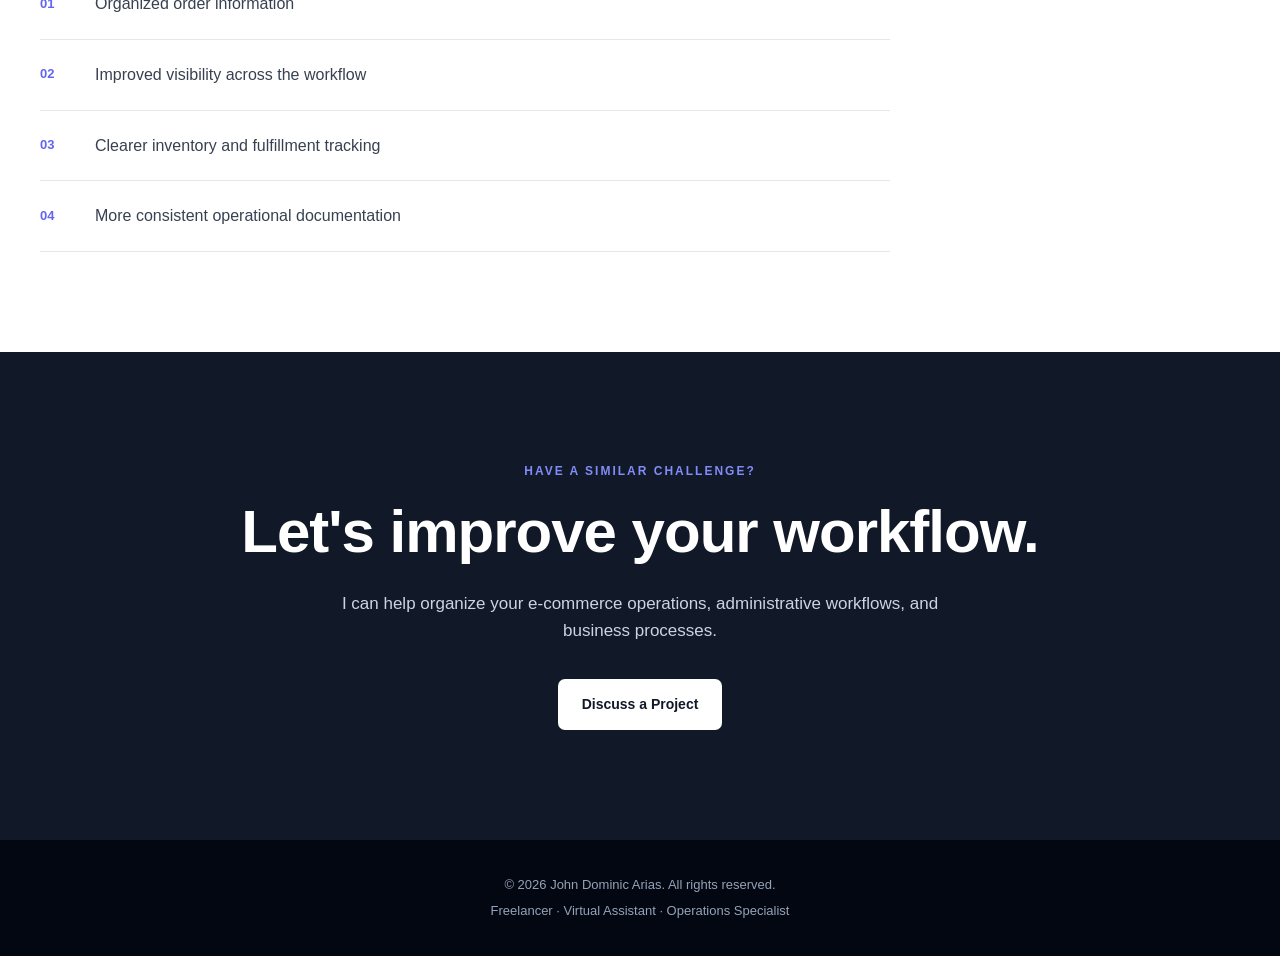
<file: ecommerce-workflow.html>
<!DOCTYPE html>
<html lang="en">

<head>
    <meta charset="UTF-8">
    <meta name="viewport" content="width=device-width, initial-scale=1.0">

    <title>E-commerce Operations Workflow | John Dominic Arias</title>

    <link rel="stylesheet" href="ecommerce-workflow.css">
</head>

<body>

    <!-- Navigation -->
    <header>
        <div class="nav-container">

            <a href="index.html" class="logo">
                John Dominic Arias
            </a>

            <nav>
                <a href="index.html#about">About</a>
                <a href="index.html#services">Services</a>
                <a href="index.html#skills">Skills</a>
                <a href="index.html#projects">Projects</a>
                <a href="index.html#experience">Experience</a>
                <a href="index.html#contact">Contact</a>
            </nav>

        </div>
    </header>


    <main>

        <!-- Project Hero -->
        <section class="project-hero">

            <p class="section-label">
                PORTFOLIO DEMONSTRATION · E-COMMERCE
            </p>

            <h1>
                E-commerce Operations Workflow
            </h1>

            <p class="project-intro">
                A practical demonstration of how order processing,
                inventory management, shipping coordination, and
                operational records can be organized into a reliable
                e-commerce workflow.
            </p>

            <div class="project-tools">
                <span>Shopify</span>
                <span>Odoo</span>
                <span>ShipStation</span>
                <span>Google Sheets</span>
            </div>

        </section>


        <!-- Overview -->
        <section class="project-section">

            <div class="project-section-heading">

                <p class="section-label">
                    OVERVIEW
                </p>

                <h2>
                    Keeping e-commerce operations organized.
                </h2>

            </div>

            <p class="project-text">
                E-commerce operations often involve multiple moving parts:
                customer orders, inventory information, fulfillment,
                shipping details, and operational records.
            </p>

            <p class="project-text">
                This portfolio demonstration shows how I would structure
                those activities into a clear workflow that helps reduce
                confusion, improve visibility, and keep orders moving
                through the fulfillment process.
            </p>

        </section>


        <!-- Problem -->
        <section class="project-section light-section">

            <div class="project-section-heading">

                <p class="section-label">
                    THE CHALLENGE
                </p>

                <h2>
                    Multiple systems can create operational complexity.
                </h2>

            </div>

            <div class="project-grid">

                <div class="project-card">

                    <span class="project-number">
                        01
                    </span>

                    <h3>
                        Order Management
                    </h3>

                    <p>
                        Orders need to be reviewed, processed, and
                        monitored throughout the fulfillment workflow.
                    </p>

                </div>


                <div class="project-card">

                    <span class="project-number">
                        02
                    </span>

                    <h3>
                        Inventory Coordination
                    </h3>

                    <p>
                        Inventory information needs to remain organized
                        and consistent across operational systems.
                    </p>

                </div>


                <div class="project-card">

                    <span class="project-number">
                        03
                    </span>

                    <h3>
                        Shipping & Fulfillment
                    </h3>

                    <p>
                        Shipping information and fulfillment tasks need
                        to be tracked from order processing through
                        completion.
                    </p>

                </div>

            </div>

        </section>


        <!-- Workflow -->
        <section class="project-section">

            <div class="project-section-heading">

                <p class="section-label">
                    WORKFLOW
                </p>

                <h2>
                    From order to fulfillment.
                </h2>

            </div>


            <div class="workflow">

                <div class="workflow-step">

                    <span>01</span>

                    <div>
                        <h3>
                            Order Received
                        </h3>

                        <p>
                            Review incoming customer orders and verify
                            the information required for processing.
                        </p>
                    </div>

                </div>


                <div class="workflow-step">

                    <span>02</span>

                    <div>
                        <h3>
                            Order Processing
                        </h3>

                        <p>
                            Confirm product information, quantities,
                            customer details, and order status.
                        </p>
                    </div>

                </div>


                <div class="workflow-step">

                    <span>03</span>

                    <div>
                        <h3>
                            Inventory Check
                        </h3>

                        <p>
                            Review inventory information and identify
                            potential fulfillment issues.
                        </p>
                    </div>

                </div>


                <div class="workflow-step">

                    <span>04</span>

                    <div>
                        <h3>
                            Fulfillment & Shipping
                        </h3>

                        <p>
                            Coordinate fulfillment and shipping information
                            while keeping operational records updated.
                        </p>
                    </div>

                </div>


                <div class="workflow-step">

                    <span>05</span>

                    <div>
                        <h3>
                            Order Completed
                        </h3>

                        <p>
                            Confirm completion and maintain organized
                            records for operational visibility.
                        </p>
                    </div>

                </div>

            </div>

        </section>


        <!-- Tools -->
        <section class="project-section light-section">

            <div class="project-section-heading">

                <p class="section-label">
                    TOOLS
                </p>

                <h2>
                    Tools used in the workflow.
                </h2>

            </div>


            <div class="tools-grid">

                <div>
                    <h3>Shopify</h3>
                    <p>
                        Order and e-commerce management.
                    </p>
                </div>

                <div>
                    <h3>Odoo</h3>
                    <p>
                        Operational and inventory management.
                    </p>
                </div>

                <div>
                    <h3>ShipStation</h3>
                    <p>
                        Shipping and fulfillment coordination.
                    </p>
                </div>

                <div>
                    <h3>Google Sheets</h3>
                    <p>
                        Operational tracking and reporting.
                    </p>
                </div>

            </div>

        </section>


        <!-- Result -->
        <section class="project-section">

            <div class="project-section-heading">

                <p class="section-label">
                    APPROACH
                </p>

                <h2>
                    The goal is simple: make operations easier to manage.
                </h2>

            </div>

            <div class="results-list">

                <div>
                    <strong>01</strong>
                    <span>Organized order information</span>
                </div>

                <div>
                    <strong>02</strong>
                    <span>Improved visibility across the workflow</span>
                </div>

                <div>
                    <strong>03</strong>
                    <span>Clearer inventory and fulfillment tracking</span>
                </div>

                <div>
                    <strong>04</strong>
                    <span>More consistent operational documentation</span>
                </div>

            </div>

        </section>


        <!-- CTA -->
        <section class="project-cta">

            <p class="section-label">
                HAVE A SIMILAR CHALLENGE?
            </p>

            <h2>
                Let's improve your workflow.
            </h2>

            <p>
                I can help organize your e-commerce operations,
                administrative workflows, and business processes.
            </p>

            <a href="index.html#contact" class="project-btn">
                Discuss a Project
            </a>

        </section>

    </main>


    <!-- Footer -->
    <footer>

        <p>
            © 2026 John Dominic Arias. All rights reserved.
        </p>

        <p>
            Freelancer · Virtual Assistant · Operations Specialist
        </p>

    </footer>

</body>

</html>
</file>
<file: style.css>
/* =========================================
   JOHN DOMINIC ARIAS — PORTFOLIO
   Main Stylesheet
   ========================================= */

* {
    margin: 0;
    padding: 0;
    box-sizing: border-box;
}

html {
    scroll-behavior: smooth;
}

body {
    font-family: Arial, Helvetica, sans-serif;
    line-height: 1.6;
    color: #1f2937;
    background: #ffffff;
}

a {
    text-decoration: none;
    color: inherit;
}


/* =========================================
   NAVIGATION
   ========================================= */

header {
    position: sticky;
    top: 0;
    z-index: 1000;
    background: rgba(255, 255, 255, 0.95);
    border-bottom: 1px solid #e5e7eb;
    backdrop-filter: blur(10px);
}

.navbar {
    max-width: 1200px;
    margin: auto;
    padding: 20px 30px;

    display: flex;
    justify-content: space-between;
    align-items: center;
}

.logo {
    font-size: 20px;
    font-weight: 700;
    color: #111827;
}

.nav-links {
    list-style: none;

    display: flex;
    gap: 28px;
}

.nav-links a {
    font-size: 14px;
    font-weight: 500;
    color: #4b5563;

    transition: color 0.3s ease;
}

.nav-links a:hover {
    color: #111827;
}


/* =========================================
   HERO
   ========================================= */

.hero {
    min-height: 90vh;

    display: flex;
    align-items: center;

    background:
        linear-gradient(
            135deg,
            #f8fafc 0%,
            #ffffff 50%,
            #eef2ff 100%
        );
}

.hero-content {
    max-width: 1200px;
    width: 100%;
    margin: auto;
    padding: 100px 30px;
}

.eyebrow {
    font-size: 13px;
    font-weight: 700;
    letter-spacing: 2px;

    color: #6366f1;

    margin-bottom: 20px;
}

.hero h1 {
    max-width: 800px;

    font-size: clamp(48px, 7vw, 82px);
    line-height: 1.05;

    letter-spacing: -3px;

    color: #111827;

    margin-bottom: 30px;
}

.hero h1 span {
    color: #6366f1;
}

.hero-description {
    max-width: 700px;

    font-size: 20px;
    line-height: 1.7;

    color: #4b5563;

    margin-bottom: 40px;
}
.hero-highlights {
    display: flex;
    flex-wrap: wrap;
    gap: 10px 20px;
    margin-bottom: 35px;
    max-width: 800px;
}

.hero-highlights span {
    font-size: 14px;
    font-weight: 600;
    color: #4b5563;
}

.hero-buttons {
    display: flex;
    gap: 15px;
    flex-wrap: wrap;
}

.btn {
    display: inline-block;

    padding: 14px 24px;

    border-radius: 8px;

    font-size: 15px;
    font-weight: 600;

    transition:
        transform 0.2s ease,
        box-shadow 0.2s ease;
}

.btn:hover {
    transform: translateY(-2px);
}

.primary-btn {
    background: #111827;
    color: white;

    box-shadow: 0 8px 20px rgba(17, 24, 39, 0.15);
}

.secondary-btn {
    background: white;
    color: #111827;

    border: 1px solid #d1d5db;
}


/* =========================================
   GENERAL SECTIONS
   ========================================= */

.section {
    max-width: 1200px;

    margin: auto;

    padding: 120px 30px;
}

.section-heading {
    max-width: 700px;

    margin-bottom: 60px;
}

.section-label {
    font-size: 12px;
    font-weight: 700;

    letter-spacing: 2px;

    color: #6366f1;

    margin-bottom: 12px;
}

.section-heading h2 {
    font-size: clamp(36px, 5vw, 52px);

    line-height: 1.1;

    letter-spacing: -2px;

    color: #111827;

    margin-bottom: 20px;
}

.section-heading > p:last-child {
    color: #6b7280;
    font-size: 17px;
}


/* =========================================
   ABOUT
   ========================================= */

.about-content {
    max-width: 800px;
}

.about-content p {
    font-size: 18px;
    color: #4b5563;

    margin-bottom: 24px;
}


/* =========================================
   SERVICES
   ========================================= */

.services-grid {
    display: grid;
    grid-template-columns: repeat(3, 1fr);
    gap: 20px;
}

.service-card {
    position: relative;

    padding: 35px;

    border: 1px solid #e5e7eb;
    border-radius: 14px;

    background: #ffffff;

    transition:
        transform 0.25s ease,
        box-shadow 0.25s ease,
        border-color 0.25s ease;
}

.service-card:hover {
    transform: translateY(-6px);

    border-color: #c7d2fe;

    box-shadow:
        0 20px 45px rgba(0, 0, 0, 0.08);
}

.service-number {
    font-size: 13px;
    font-weight: 700;

    color: #6366f1;

    letter-spacing: 1px;

    margin-bottom: 25px;
}

.service-card h3 {
    font-size: 22px;

    color: #111827;

    margin-bottom: 14px;
}

.service-card > p {
    color: #6b7280;

    margin-bottom: 22px;
}

.service-card ul {
    list-style: none;

    display: flex;
    flex-direction: column;

    gap: 9px;
}

.service-card li {
    position: relative;

    padding-left: 20px;

    font-size: 14px;

    color: #4b5563;
}

.service-card li::before {
    content: "✓";

    position: absolute;
    left: 0;

    color: #6366f1;

    font-weight: 700;
}


/* =========================================
   PROJECTS
   ========================================= */

.projects-grid {
    display: grid;
    grid-template-columns: repeat(2, 1fr);
    gap: 24px;
}

.project-card {
    position: relative;

    padding: 35px;

    background: #ffffff;

    border: 1px solid #e5e7eb;
    border-radius: 16px;

    transition:
        transform 0.25s ease,
        box-shadow 0.25s ease,
        border-color 0.25s ease;
}

.project-card:hover {
    transform: translateY(-6px);

    border-color: #c7d2fe;

    box-shadow:
        0 20px 45px rgba(0, 0, 0, 0.08);
}

.project-top {
    display: flex;

    align-items: center;
    justify-content: space-between;

    margin-bottom: 30px;
}

.project-number {
    font-size: 13px;

    font-weight: 700;

    color: #6366f1;

    letter-spacing: 1px;
}

.project-category {
    font-size: 11px;

    font-weight: 700;

    color: #6366f1;

    letter-spacing: 1.2px;
}

.project-content h3 {
    font-size: 24px;

    color: #111827;

    margin-bottom: 15px;
}

.project-content > p {
    color: #6b7280;

    line-height: 1.7;

    margin-bottom: 24px;
}

.project-tools {
    display: flex;

    flex-wrap: wrap;

    gap: 8px;

    margin-bottom: 25px;
}

.project-tools span {
    padding: 7px 11px;

    background: #f5f7ff;

    border-radius: 6px;

    font-size: 12px;

    font-weight: 600;

    color: #4f46e5;
}

.project-result {
    display: flex;

    flex-direction: column;

    gap: 5px;

    padding-top: 20px;

    margin-bottom: 25px;

    border-top: 1px solid #e5e7eb;
}

.project-result strong {
    font-size: 12px;

    text-transform: uppercase;

    letter-spacing: 1px;

    color: #111827;
}

.project-result span {
    font-size: 13px;

    color: #6b7280;
}

.project-link {
    display: inline-block;

    font-size: 14px;

    font-weight: 700;

    color: #111827;

    text-decoration: none;
}

.project-link:hover {
    color: #6366f1;
}


/* =========================================
   EXPERIENCE
   ========================================= */

.experience-list {
    display: flex;

    flex-direction: column;

    gap: 40px;
}

.experience-item {
    display: grid;

    grid-template-columns: 180px 1fr;

    gap: 40px;

    padding-bottom: 40px;

    border-bottom: 1px solid #e5e7eb;
}

.experience-date {
    font-size: 14px;

    font-weight: 700;

    color: #6366f1;
}

.experience-item h3 {
    font-size: 24px;

    color: #111827;

    margin-bottom: 5px;
}

.company {
    font-weight: 600;

    color: #6b7280;

    margin-bottom: 15px;
}

.experience-item p {
    max-width: 700px;

    color: #6b7280;
}


/* EXPERIENCE HIGHLIGHTS */

.experience-highlights {
    max-width: 650px;

    margin-top: 15px;

    padding-left: 20px;

    color: #6b7280;

    font-size: 14px;
}

.experience-highlights li {
    margin-bottom: 8px;
    line-height: 1.6;
}

.experience-highlights li::marker {
    color: #6366f1;
}

/* =========================================
   CONTACT
   ========================================= */

.contact-section {
    text-align: center;
    padding: 120px 20px;
    background: #111827;
    color: #ffffff;
}

.contact-section .section-label {
    color: #818cf8;
    margin-bottom: 24px;
}

.contact-section h2 {
    max-width: 850px;
    margin: 0 auto 28px;
    font-size: 64px;
    line-height: 1.1;
    letter-spacing: -2px;
    color: #ffffff;
}

.contact-section > p:not(.section-label) {
    max-width: 650px;
    margin: 0 auto 40px;
    color: #cbd5e1;
    font-size: 17px;
    line-height: 1.7;
}

.contact-section .btn {
    display: inline-block;
    padding: 15px 28px;
    border-radius: 8px;
    text-decoration: none;
    font-weight: 600;
    margin: 0 6px;
    transition: all 0.2s ease;
}

.contact-section .primary-btn {
    background: #ffffff;
    color: #111827;
}

.contact-section .primary-btn:hover {
    transform: translateY(-2px);
    box-shadow: 0 8px 20px rgba(0, 0, 0, 0.2);
}

.contact-section .secondary-btn {
    border: 1px solid #475569;
    color: #ffffff;
    background: transparent;
}

.contact-section .secondary-btn:hover {
    background: #1f2937;
    transform: translateY(-2px);
}

/* =========================================
   FOOTER
   ========================================= */

footer {
    padding: 30px;

    text-align: center;

    background: #030712;

    color: #9ca3af;

    font-size: 13px;
}

footer p {
    margin: 5px;
}


/* =========================================
   RESPONSIVE DESIGN
   ========================================= */

@media (max-width: 900px) {

    .nav-links {
        display: none;
    }

    .services-grid {
        grid-template-columns: 1fr 1fr;
    }

    .projects-grid {
        grid-template-columns: 1fr;
    }

}


@media (max-width: 600px) {

    .hero h1 {
        letter-spacing: -2px;
    }

    .hero-description {
        font-size: 17px;
    }

    .section {
        padding: 80px 20px;
    }

    .services-grid {
        grid-template-columns: 1fr;
    }

    .experience-item {
        grid-template-columns: 1fr;

        gap: 10px;
    }

    .navbar {
        padding: 18px 20px;
    }

}
/* =========================================
   SKILLS
   ========================================= */

.skills-grid {
    display: grid;
    grid-template-columns: repeat(2, minmax(0, 1fr));
    gap: 24px;
}

.skill-category {
    padding: 30px;
    border: 1px solid #e5e7eb;
    border-radius: 14px;
    background: #ffffff;
}

.skill-number {
    font-size: 13px;
    font-weight: 700;
    color: #6366f1;
    margin-bottom: 12px;
}

.skill-category h3 {
    font-size: 21px;
    color: #111827;
    margin-bottom: 12px;
}

.skill-category > p:not(.skill-number) {
    max-width: 600px;
    color: #6b7280;
    font-size: 14px;
    line-height: 1.6;
    margin-bottom: 20px;
}

.skill-tags {
    display: flex;
    flex-wrap: wrap;
    gap: 8px;
}

.skill-tags span {
    padding: 7px 11px;
    border: 1px solid #e5e7eb;
    border-radius: 6px;
    background: #f9fafb;
    color: #374151;
    font-size: 13px;
}
/* =========================================
   MOBILE RESPONSIVE
   ========================================= */

@media (max-width: 768px) {

    /* -----------------------------------------
       GENERAL
       ----------------------------------------- */

    .section {
        padding: 80px 20px;
    }

    .section-heading h2 {
        font-size: 42px;
        line-height: 1.15;
        letter-spacing: -1px;
    }


    /* -----------------------------------------
       NAVIGATION
       ----------------------------------------- */

    header {
        padding: 0 20px;
    }

    nav {
        gap: 12px;
    }

    nav a {
        font-size: 13px;
    }


    /* -----------------------------------------
       HERO
       ----------------------------------------- */

    .hero {
        padding: 100px 20px 80px;
    }

    .hero h1 {
        font-size: 52px;
        line-height: 1.05;
        letter-spacing: -2px;
    }

    .hero p {
        font-size: 16px;
        line-height: 1.7;
    }

    .hero-actions {
        flex-wrap: wrap;
        gap: 10px;
    }


    /* -----------------------------------------
       SERVICES
       ----------------------------------------- */

    .services-grid {
        grid-template-columns: 1fr;
        gap: 18px;
    }

    .service-card {
        padding: 24px;
    }


    /* -----------------------------------------
       SKILLS
       ----------------------------------------- */

    .skills-grid {
        grid-template-columns: 1fr;
        gap: 18px;
    }

    .skill-category {
        padding: 24px;
    }


    /* -----------------------------------------
       PROJECTS
       ----------------------------------------- */

    .projects-grid {
        grid-template-columns: 1fr;
        gap: 20px;
    }

    .project-card {
        padding: 24px;
    }


    /* -----------------------------------------
       EXPERIENCE
       ----------------------------------------- */

    .experience-item {
        grid-template-columns: 1fr;
        gap: 12px;
        padding-bottom: 32px;
    }

    .experience-date {
        margin-bottom: 4px;
    }

    .experience-item h3 {
        font-size: 22px;
    }


    /* -----------------------------------------
       CONTACT
       ----------------------------------------- */

    .contact-section {
        padding: 90px 20px;
    }

    .contact-section h2 {
        font-size: 44px;
        line-height: 1.1;
        letter-spacing: -1.5px;
    }

    .contact-section > p:not(.section-label) {
        font-size: 16px;
    }

    .contact-section .btn {
        display: block;
        width: fit-content;
        margin: 10px auto;
    }


    /* -----------------------------------------
       FOOTER
       ----------------------------------------- */

    footer {
        padding: 30px 20px;
        text-align: center;
    }

}
/* =========================================
   PROJECT PAGE
   ========================================= */

.project-hero {
    max-width: 1100px;
    margin: 0 auto;
    padding: 120px 20px 90px;
}

.project-hero h1 {
    max-width: 900px;
    margin: 15px 0 25px;

    font-size: 64px;
    line-height: 1.05;
    letter-spacing: -2px;

    color: #111827;
}

.project-intro {
    max-width: 720px;

    font-size: 18px;
    line-height: 1.7;

    color: #6b7280;
}

.project-tools {
    display: flex;
    flex-wrap: wrap;

    gap: 8px;

    margin-top: 30px;
}

.project-tools span {
    padding: 8px 12px;

    border: 1px solid #e5e7eb;
    border-radius: 6px;

    background: #f9fafb;

    color: #374151;

    font-size: 13px;
}


/* =========================================
   PROJECT SECTIONS
   ========================================= */

.project-section {
    padding: 100px 20px;

    max-width: 1100px;

    margin: 0 auto;
}

.light-section {
    max-width: none;

    padding-left: max(20px, calc((100% - 1060px) / 2));
    padding-right: max(20px, calc((100% - 1060px) / 2));

    background: #f8fafc;
}

.project-section-heading {
    max-width: 750px;

    margin-bottom: 40px;
}

.project-section-heading h2 {
    font-size: 42px;

    line-height: 1.15;

    letter-spacing: -1px;

    color: #111827;

    margin-top: 12px;
}

.project-text {
    max-width: 750px;

    color: #6b7280;

    font-size: 16px;

    line-height: 1.8;

    margin-bottom: 20px;
}


/* =========================================
   PROJECT CARDS
   ========================================= */

.project-grid {
    display: grid;

    grid-template-columns: repeat(3, 1fr);

    gap: 20px;
}

.project-card {
    padding: 30px;

    background: #ffffff;

    border: 1px solid #e5e7eb;

    border-radius: 14px;
}

.project-number {
    display: block;

    margin-bottom: 18px;

    font-size: 13px;

    font-weight: 700;

    color: #6366f1;
}

.project-card h3 {
    margin-bottom: 12px;

    font-size: 20px;

    color: #111827;
}

.project-card p {
    color: #6b7280;

    font-size: 14px;

    line-height: 1.7;
}


/* =========================================
   WORKFLOW
   ========================================= */

.workflow {
    max-width: 850px;
}

.workflow-step {
    display: grid;

    grid-template-columns: 60px 1fr;

    gap: 25px;

    padding: 28px 0;

    border-bottom: 1px solid #e5e7eb;
}

.workflow-step > span {
    font-size: 13px;

    font-weight: 700;

    color: #6366f1;
}

.workflow-step h3 {
    margin-bottom: 8px;

    font-size: 20px;

    color: #111827;
}

.workflow-step p {
    color: #6b7280;

    font-size: 14px;

    line-height: 1.7;
}


/* =========================================
   TOOLS
   ========================================= */

.tools-grid {
    display: grid;

    grid-template-columns: repeat(2, 1fr);

    gap: 20px;
}

.tools-grid > div {
    padding: 25px;

    border: 1px solid #e5e7eb;

    border-radius: 12px;
}

.tools-grid h3 {
    margin-bottom: 8px;

    font-size: 18px;

    color: #111827;
}

.tools-grid p {
    color: #6b7280;

    font-size: 14px;
}


/* =========================================
   RESULTS
   ========================================= */

.results-list {
    max-width: 750px;

    display: flex;

    flex-direction: column;
}

.results-list > div {
    display: flex;

    align-items: center;

    gap: 25px;

    padding: 20px 0;

    border-bottom: 1px solid #e5e7eb;
}

.results-list strong {
    font-size: 13px;

    color: #6366f1;
}

.results-list span {
    color: #374151;

    font-size: 16px;
}


/* =========================================
   PROJECT CTA
   ========================================= */

.project-cta {
    padding: 110px 20px;

    text-align: center;

    background: #111827;

    color: #ffffff;
}

.project-cta h2 {
    margin: 15px auto 25px;

    max-width: 700px;

    font-size: 48px;

    line-height: 1.1;

    color: #ffffff;
}

.project-cta > p:not(.section-label) {
    max-width: 600px;

    margin: 0 auto 30px;

    color: #cbd5e1;

    line-height: 1.7;
}

.project-btn {
    display: inline-block;

    padding: 15px 28px;

    border-radius: 8px;

    background: #ffffff;

    color: #111827;

    text-decoration: none;

    font-weight: 600;

    transition: all 0.2s ease;
}

.project-btn:hover {
    transform: translateY(-2px);

    box-shadow: 0 8px 20px rgba(0, 0, 0, 0.2);
}


/* =========================================
   PROJECT PAGE MOBILE
   ========================================= */

@media (max-width: 768px) {

    .project-hero {
        padding: 90px 20px 70px;
    }

    .project-hero h1 {
        font-size: 46px;

        letter-spacing: -1.5px;
    }

    .project-intro {
        font-size: 16px;
    }

    .project-section {
        padding: 75px 20px;
    }

    .project-section-heading h2 {
        font-size: 34px;
    }

    .project-grid {
        grid-template-columns: 1fr;
    }

    .tools-grid {
        grid-template-columns: 1fr;
    }

    .workflow-step {
        grid-template-columns: 45px 1fr;

        gap: 15px;
    }

    .project-cta {
        padding: 80px 20px;
    }

    .project-cta h2 {
        font-size: 38px;
    }

}
</file>
<file: ecommerce-workflow.css>
/* =========================================
   E-COMMERCE WORKFLOW PROJECT
   ========================================= */

* {
    margin: 0;
    padding: 0;
    box-sizing: border-box;
}

html {
    scroll-behavior: smooth;
}

body {
    font-family: Arial, Helvetica, sans-serif;
    color: #111827;
    background: #ffffff;
    line-height: 1.6;
}

/* =========================================
   NAVIGATION
   ========================================= */

header {
    border-bottom: 1px solid #e5e7eb;
    background: #ffffff;
}

.nav-container {
    max-width: 1280px;
    margin: 0 auto;
    padding: 20px 40px;

    display: flex;
    align-items: center;
    justify-content: space-between;
}

.logo {
    color: #111827;
    text-decoration: none;
    font-size: 20px;
    font-weight: 700;
}

nav {
    display: flex;
    gap: 28px;
}

nav a {
    color: #4b5563;
    text-decoration: none;
    font-size: 14px;
    transition: color 0.2s ease;
}

nav a:hover {
    color: #6366f1;
}

/* =========================================
   GENERAL
   ========================================= */

main {
    overflow: hidden;
}

.section-label {
    color: #6366f1;
    font-size: 12px;
    font-weight: 700;
    letter-spacing: 2px;
    text-transform: uppercase;
    margin-bottom: 18px;
}

/* =========================================
   PROJECT HERO
   ========================================= */

.project-hero {
    max-width: 1280px;
    margin: 0 auto;
    padding: 110px 40px 90px;
}

.project-hero h1 {
    max-width: 900px;
    font-size: clamp(42px, 6vw, 72px);
    line-height: 1.05;
    letter-spacing: -2px;
    margin-bottom: 30px;
    color: #111827;
}

.project-intro {
    max-width: 850px;
    color: #6b7280;
    font-size: 18px;
    line-height: 1.8;
    margin-bottom: 30px;
}

.project-tools {
    display: flex;
    flex-wrap: wrap;
    gap: 10px;
}

.project-tools span {
    padding: 8px 14px;
    background: #eef2ff;
    color: #4f46e5;
    border-radius: 6px;
    font-size: 13px;
    font-weight: 600;
}

/* =========================================
   PROJECT SECTIONS
   ========================================= */

.project-section {
    max-width: 1280px;
    margin: 0 auto;
    padding: 100px 40px;
}

.light-section {
    max-width: none;
    background: #f8faff;
}

.light-section > .project-section-heading,
.light-section > .project-grid,
.light-section > .tools-grid {
    max-width: 1200px;
    margin-left: auto;
    margin-right: auto;
}

.project-section-heading {
    margin-bottom: 45px;
}

.project-section-heading h2 {
    max-width: 850px;
    font-size: clamp(32px, 4vw, 48px);
    line-height: 1.15;
    letter-spacing: -1px;
    color: #111827;
}

.project-text {
    max-width: 850px;
    color: #4b5563;
    font-size: 17px;
    line-height: 1.8;
    margin-bottom: 20px;
}

/* =========================================
   CHALLENGE CARDS
   ========================================= */

.project-grid {
    display: grid;
    grid-template-columns: repeat(3, 1fr);
    gap: 24px;
}

.project-card {
    padding: 35px;
    background: #ffffff;
    border: 1px solid #e5e7eb;
    border-radius: 14px;
}

.project-number {
    display: block;
    color: #6366f1;
    font-size: 13px;
    font-weight: 700;
    margin-bottom: 20px;
}

.project-card h3 {
    font-size: 22px;
    margin-bottom: 12px;
    color: #111827;
}

.project-card p {
    color: #6b7280;
    font-size: 15px;
    line-height: 1.7;
}

/* =========================================
   WORKFLOW
   ========================================= */

.workflow {
    max-width: 900px;
    border-left: 2px solid #e5e7eb;
    margin-left: 10px;
}

.workflow-step {
    display: grid;
    grid-template-columns: 60px 1fr;
    gap: 25px;

    position: relative;

    padding: 0 0 55px 35px;
}

.workflow-step:last-child {
    padding-bottom: 0;
}

.workflow-step > span {
    position: absolute;
    left: -31px;

    width: 60px;
    height: 60px;

    display: flex;
    align-items: center;
    justify-content: center;

    background: #ffffff;
    border: 1px solid #e5e7eb;
    border-radius: 50%;

    color: #6366f1;
    font-size: 13px;
    font-weight: 700;
}

.workflow-step h3 {
    font-size: 22px;
    margin-bottom: 8px;
    color: #111827;
}

.workflow-step p {
    color: #6b7280;
    max-width: 700px;
}

/* =========================================
   TOOLS
   ========================================= */

.tools-grid {
    display: grid;
    grid-template-columns: repeat(4, 1fr);
    gap: 20px;
}

.tools-grid > div {
    padding: 30px;
    background: #ffffff;
    border: 1px solid #e5e7eb;
    border-radius: 12px;
}

.tools-grid h3 {
    font-size: 19px;
    margin-bottom: 8px;
}

.tools-grid p {
    color: #6b7280;
    font-size: 14px;
}

/* =========================================
   RESULTS
   ========================================= */

.results-list {
    max-width: 850px;
    display: flex;
    flex-direction: column;
}

.results-list > div {
    display: flex;
    align-items: center;
    gap: 25px;

    padding: 22px 0;
    border-bottom: 1px solid #e5e7eb;
}

.results-list strong {
    color: #6366f1;
    font-size: 13px;
    min-width: 30px;
}

.results-list span {
    color: #374151;
    font-size: 16px;
}

/* =========================================
   CTA
   ========================================= */

.project-cta {
    background: #111827;
    color: #ffffff;
    text-align: center;

    padding: 110px 40px;
}

.project-cta .section-label {
    color: #818cf8;
}

.project-cta h2 {
    font-size: clamp(36px, 5vw, 60px);
    line-height: 1.1;
    letter-spacing: -1px;
    margin-bottom: 25px;
}

.project-cta p:not(.section-label) {
    max-width: 650px;
    margin: 0 auto 35px;
    color: #cbd5e1;
    font-size: 17px;
}

.project-btn {
    display: inline-block;
    padding: 14px 24px;

    background: #ffffff;
    color: #111827;

    border-radius: 7px;

    text-decoration: none;
    font-weight: 700;
    font-size: 14px;

    transition: transform 0.2s ease, box-shadow 0.2s ease;
}

.project-btn:hover {
    transform: translateY(-2px);
    box-shadow: 0 10px 25px rgba(0, 0, 0, 0.15);
}

/* =========================================
   FOOTER
   ========================================= */

footer {
    background: #030712;
    color: #94a3b8;

    text-align: center;

    padding: 30px 20px;
}

footer p {
    margin: 5px 0;
    font-size: 13px;
}

/* =========================================
   MOBILE
   ========================================= */

@media (max-width: 800px) {

    .nav-container {
        padding: 18px 20px;
        flex-direction: column;
        gap: 15px;
    }

    nav {
        gap: 14px;
        flex-wrap: wrap;
        justify-content: center;
    }

    .project-hero,
    .project-section {
        padding-left: 20px;
        padding-right: 20px;
    }

    .project-grid {
        grid-template-columns: 1fr;
    }

    .tools-grid {
        grid-template-columns: repeat(2, 1fr);
    }

    .workflow-step {
        padding-left: 25px;
    }
}

@media (max-width: 500px) {

    .project-hero {
        padding-top: 70px;
        padding-bottom: 60px;
    }

    .project-section {
        padding-top: 70px;
        padding-bottom: 70px;
    }

    .tools-grid {
        grid-template-columns: 1fr;
    }

    .project-hero h1 {
        letter-spacing: -1px;
    }
}
</file>
